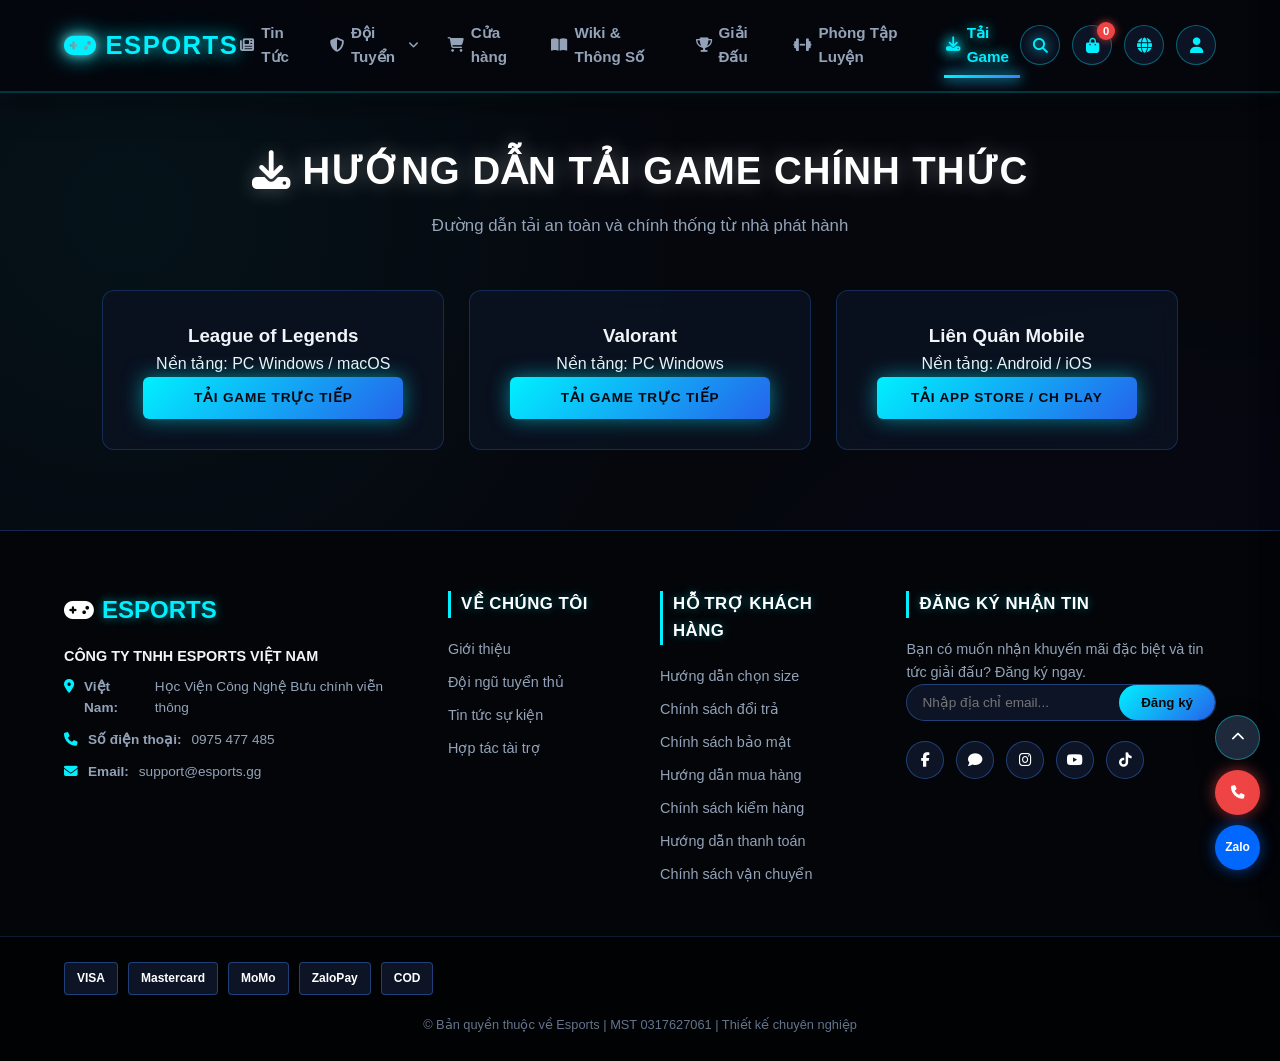
<file: downloads.html>
<!DOCTYPE html>
<html lang="vi">
<head>
    <meta charset="UTF-8">
    <meta name="viewport" content="width=device-width, initial-scale=1.0">
    <title>Esports - Tải Game</title>
    <link rel="icon" type="image/svg+xml" href="logo.svg">
    <link rel="stylesheet" href="style.css">
    <link rel="stylesheet" href="https://cdnjs.cloudflare.com/ajax/libs/font-awesome/6.4.0/css/all.min.css">
</head>
<body>
    <!-- Header & Navbar với menu Dropdown -->
    <header class="header">
    <a href="index.html" class="logo" title="Trang Chủ">
    <i class="fa-solid fa-gamepad"></i><span>ESPORTS</span>
    </a>
<nav class="navbar">
    <a href="news.html"><i class="fa-solid fa-newspaper"></i> Tin Tức</a>
    
    <!-- Dropdown Menu Đội Tuyển -->
    <div class="dropdown">
        <a href="roster.html" class="dropdown-toggle">
            <i class="fa-solid fa-shield-halved"></i> Đội Tuyển 
            <i class="fa-solid fa-angle-down" style="font-size: 0.75rem;"></i>
        </a>
        <div class="dropdown-menu">
            <div class="dropdown-column">
                <h4>Việt Nam</h4>
                <a href="roster.html?game=lq">Team Liên Quân Mobile</a>
                <a href="roster.html?game=ff">Team Free Fire</a>
                <a href="roster.html?game=pubg">Team PUBG Mobile</a>
                <a href="roster.html?game=fco">Team FC Online</a>
            </div>
            <div class="dropdown-column">
                <h4>Quốc Tế</h4>
                <a href="roster.html?game=lol">Team League of Legends (LCK)</a>
                <a href="roster.html?game=valorant">Team Valorant (Global)</a>
                <a href="roster.html?game=cs2">Team CS2 (Europe)</a>
            </div>
        </div>
    </div>
<a href="store.html" class="store-nav-link">
    <i class="fa-solid fa-cart-shopping"></i> 
    <span>Cửa hàng</span>
</a>
    <a href="wiki.html"><i class="fa-solid fa-book-open"></i> Wiki & Thông Số</a>
    <a href="tournaments.html"><i class="fa-solid fa-trophy"></i> Giải Đấu</a>
    <a href="practice.html"><i class="fa-solid fa-dumbbell"></i> Phòng Tập Luyện</a>
    <a href="downloads.html" class="active"><i class="fa-solid fa-download"></i> Tải Game</a>
</nav>
<div class="header-right">
            <!-- 1. Tìm kiếm -->
            <div class="search-box" id="headerSearchBox">
                <button type="button" class="search-icon-btn" id="searchToggleBtn" title="Tìm kiếm" aria-label="Tìm kiếm">
                    <i class="fa-solid fa-magnifying-glass"></i>
                </button>
                <input type="text" id="globalSearch" placeholder="Tìm kiếm...">
            </div>

            <!-- 2. Giỏ hàng đã thêm (kèm số lượng) -->
            <button type="button" class="header-action-btn" id="cartToggleBtn" title="Giỏ hàng" aria-label="Giỏ hàng">
                <i class="fa-solid fa-bag-shopping"></i>
                <span class="cart-badge" id="cartBadge">0</span>
            </button>

            <!-- 3. Chọn Ngôn ngữ -->
            <div class="lang-dropdown" id="langDropdown">
                <button type="button" class="header-action-btn" id="langToggleBtn" title="Ngôn ngữ" aria-label="Ngôn ngữ">
                    <i class="fa-solid fa-globe"></i>
                </button>
                <div class="lang-menu" id="langMenu">
                    <button type="button" class="lang-option active" data-lang="VI">🇻🇳 Tiếng Việt (VN)</button>
                    <button type="button" class="lang-option" data-lang="EN">🇺🇸 English (EN)</button>
                </div>
            </div>
            <!-- Tài khoản User Dropdown (Phong cách Riot Games) -->
            <div class="user-menu-wrapper" id="userMenuWrapper">
                <button type="button" class="header-action-btn account-btn" id="accountToggleBtn" title="Tài khoản" aria-label="Tài khoản">
                    <i class="fa-solid fa-user" id="headerUserIcon"></i>
                    <img src="images/faker_league_of_legends_esports.png" alt="Avatar" class="header-user-avatar" id="headerUserAvatar" style="display: none;">
                </button>
                <div class="user-profile-dropdown" id="userProfileDropdown">
                    <div class="up-header">
                        <img src="images/faker_league_of_legends_esports.png" alt="Avatar" class="up-avatar" id="upAvatarImg">
                        <div class="up-info">
                            <span class="up-name" id="upRiotId">Tunguyen#2026</span>
                            <span class="up-email" id="upEmail">tunguyen@esports.gg</span>
                        </div>
                    </div>
                    <div class="up-wallet-bar">
                        <div class="up-wallet-left">
                            <span class="up-wallet-label"><i class="fa-solid fa-wallet" style="color: #10b981;"></i> Số dư ví:</span>
                            <span class="up-wallet-val" id="upWalletBalance">500.000 đ</span>
                        </div>
                        <a href="account.html?tab=wallet" class="up-wallet-btn">
                            <i class="fa-solid fa-plus-circle"></i> Nạp
                        </a>
                    </div>
                    <div class="up-links">
                        <a href="account.html?tab=riot-id"><i class="fa-solid fa-id-badge" style="color: #00f0ff;"></i> Thông Tin ID</a>
                        <a href="account.html?tab=wallet"><i class="fa-solid fa-wallet" style="color: #10b981;"></i> Nạp Tiền & Ví Điện Tử</a>
                        <a href="account.html?tab=charity"><i class="fa-solid fa-hand-holding-heart" style="color: #ec4899;"></i> Quyên Góp Từ Thiện</a>
                        <a href="account.html?tab=orders"><i class="fa-solid fa-box-open" style="color: #f59e0b;"></i> Lịch Sử Đơn Hàng</a>
                        <a href="account.html?tab=security"><i class="fa-solid fa-shield-halved" style="color: #3b82f6;"></i> Bảo Mật & 2FA</a>
                        <button type="button" class="up-logout-btn" id="upLogoutBtn">
                            <i class="fa-solid fa-arrow-right-from-bracket"></i> Đăng Xuất
                        </button>
                    </div>
                </div>
            </div>

            <!-- Nút 3 gạch khi thu nhỏ màn hình -->
            <button class="mobile-menu-btn" id="mobileMenuBtn" aria-label="Mở menu">
                <i class="fa-solid fa-bars"></i>
            </button>
        </div>
    </header>

    <!-- NGĂN KÉO GIỎ HÀNG ĐÃ THÊM (CART DRAWER) -->
    <div class="side-overlay" id="cartOverlay"></div>
    <aside class="cart-drawer" id="cartDrawer">
        <!-- HEADER VỚI TAB CHUYỂN ĐỔI -->
        <div class="drawer-header cart-drawer-header">
            <div class="cart-nav-tabs">
                <button type="button" class="cart-tab-btn active" id="cartTabBtnCart" title="Xem giỏ hàng">
                    <i class="fa-solid fa-bag-shopping"></i> <span>Giỏ Hàng</span>
                    <span class="cart-tab-badge" id="cartTabBadgeCount">0</span>
                </button>
                <button type="button" class="cart-tab-btn" id="cartTabBtnCheckout" title="Thông tin đặt hàng">
                    <i class="fa-solid fa-file-invoice-dollar"></i> <span>Đặt Hàng</span>
                </button>
            </div>
            <button type="button" class="drawer-close-btn" id="cartCloseBtn" aria-label="Đóng"><i class="fa-solid fa-xmark"></i></button>
        </div>

        <!-- TAB 1: DANH SÁCH GIỎ HÀNG -->
        <div class="cart-view-pane active" id="cartPaneItems">
            <div class="cart-items-list" id="cartItemsList">
                <p class="empty-cart-msg">Chưa có sản phẩm nào trong giỏ hàng.</p>
            </div>
            <div class="cart-footer">
                <div class="cart-total-row">
                    <span>Tổng cộng:</span>
                    <strong id="cartTotalPrice">0 đ</strong>
                </div>
                <button type="button" class="btn btn-primary" id="checkoutBtn" style="width: 100%;">
                    <span>Thanh Toán Ngay</span> <i class="fa-solid fa-arrow-right" style="margin-left: 6px;"></i>
                </button>
            </div>
        </div>

        <!-- TAB 2: THÔNG TIN ĐẶT HÀNG -->
        <div class="cart-view-pane" id="cartPaneCheckout">
            <div class="checkout-scroll-area">
                <button type="button" class="checkout-back-btn" id="checkoutBackToCartBtn">
                    <i class="fa-solid fa-arrow-left"></i> <span>Quay lại giỏ hàng</span>
                </button>

                <form id="orderForm" autocomplete="on" onsubmit="return false;">
                    <!-- Họ tên & Số điện thoại -->
                    <div class="checkout-form-group">
                        <label for="orderRecipientName"><i class="fa-solid fa-user"></i> Họ tên người nhận <span class="req">*</span></label>
                        <input type="text" id="orderRecipientName" class="checkout-input" placeholder="Ví dụ: Nguyễn Văn A" required>
                    </div>

                    <div class="checkout-form-group">
                        <label for="orderPhone"><i class="fa-solid fa-phone"></i> Số điện thoại nhận hàng <span class="req">*</span></label>
                        <input type="tel" id="orderPhone" class="checkout-input" placeholder="Ví dụ: 0912 345 678" required>
                    </div>

                    <!-- Địa chỉ nhận hàng -->
                    <div class="checkout-form-group">
                        <label for="orderAddress"><i class="fa-solid fa-location-dot"></i> Địa chỉ nhận hàng <span class="req">*</span></label>
                        <textarea id="orderAddress" class="checkout-input checkout-textarea" rows="2" placeholder="Số nhà, tên đường, phường/xã, quận/huyện, tỉnh/thành..." required></textarea>
                    </div>

                    <!-- Ước tính thời gian nhận hàng -->
                    <div class="checkout-delivery-card">
                        <div class="delivery-card-header">
                            <i class="fa-solid fa-clock"></i>
                            <span>Ước tính thời gian nhận hàng</span>
                        </div>
                        <div class="delivery-estimate-badge">
                            <div class="delivery-estimate-main"><i class="fa-solid fa-bolt" style="color: #00f0ff;"></i> <strong>2 - 3 ngày làm việc</strong></div>
                            <div class="delivery-estimate-date" id="orderDeliveryDateText">Dự kiến giao: 2 - 3 ngày tới</div>
                        </div>
                        <div class="delivery-courier-tag">
                            <i class="fa-solid fa-truck-fast"></i> Đơn vị vận chuyển: Esports Express (Giao hàng tận nơi)
                        </div>
                    </div>

                    <!-- Phương thức thanh toán -->
                    <div class="checkout-form-group">
                        <label><i class="fa-solid fa-wallet"></i> Phương thức thanh toán <span class="req">*</span></label>
                        <div class="payment-methods-grid">
                            <label class="payment-method-card selected">
                                <input type="radio" name="orderPaymentMethod" value="COD" checked>
                                <span class="pm-radio-custom"></span>
                                <div class="pm-details">
                                    <div class="pm-title"><i class="fa-solid fa-hand-holding-dollar"></i> Tiền mặt khi nhận hàng (COD)</div>
                                    <div class="pm-desc">Kiểm tra hàng trước khi thanh toán</div>
                                </div>
                            </label>
                            <label class="payment-method-card" id="walletPaymentCard">
                                <input type="radio" name="orderPaymentMethod" value="WALLET">
                                <span class="pm-radio-custom"></span>
                                <div class="pm-details">
                                    <div class="pm-title"><i class="fa-solid fa-wallet" style="color: #10b981;"></i> Ví Tiền Esports (<span id="checkoutWalletBalanceLabel">500.000 đ</span>)</div>
                                    <div class="pm-desc" id="checkoutWalletDesc">Trừ trực tiếp số dư tài khoản web</div>
                                </div>
                            </label>
                            <label class="payment-method-card">
                                <input type="radio" name="orderPaymentMethod" value="BANK">
                                <span class="pm-radio-custom"></span>
                                <div class="pm-details">
                                    <div class="pm-title"><i class="fa-solid fa-qrcode"></i> Chuyển khoản VietQR / Banking</div>
                                    <div class="pm-desc">Quét mã QR tự động 24/7</div>
                                </div>
                            </label>
                            <label class="payment-method-card">
                                <input type="radio" name="orderPaymentMethod" value="EWALLET">
                                <span class="pm-radio-custom"></span>
                                <div class="pm-details">
                                    <div class="pm-title"><i class="fa-solid fa-mobile-screen-button"></i> Ví MoMo / ZaloPay</div>
                                    <div class="pm-desc">Thanh toán tức thì bảo mật</div>
                                </div>
                            </label>
                        </div>
                    </div>

                    <!-- Mã giảm giá -->
                    <div class="checkout-form-group">
                        <label for="orderCouponInput"><i class="fa-solid fa-ticket"></i> Mã giảm giá</label>
                        <div class="coupon-action-box">
                            <input type="text" id="orderCouponInput" class="checkout-input coupon-input" placeholder="Nhập mã ưu đãi...">
                            <button type="button" class="btn-coupon-apply" id="applyCouponBtn">Áp dụng</button>
                        </div>
                        <div class="coupon-status-msg" id="couponStatusMsg"></div>
                        <div class="coupon-chips">
                            <span>Gợi ý:</span>
                            <button type="button" class="coupon-chip-btn" data-code="ESPORTS">ESPORTS (-10%)</button>
                            <button type="button" class="coupon-chip-btn" data-code="FREESHIP">FREESHIP</button>
                        </div>
                    </div>

                    <!-- Bảng tóm tắt đơn hàng -->
                    <div class="checkout-summary-card">
                        <div class="summary-line">
                            <span>Tạm tính (<span id="checkoutSummaryQty">0</span> món):</span>
                            <span id="checkoutSummarySubtotal">0 đ</span>
                        </div>
                        <div class="summary-line">
                            <span>Phí vận chuyển:</span>
                            <span id="checkoutSummaryShipping" class="free-ship">Miễn phí</span>
                        </div>
                        <div class="summary-line discount-line" id="checkoutDiscountRow" style="display: none;">
                            <span>Mã giảm giá (<span id="checkoutCouponTag"></span>):</span>
                            <span id="checkoutDiscountAmount">-0 đ</span>
                        </div>
                        <div class="summary-line total-line">
                            <span>Tổng thanh toán:</span>
                            <strong id="checkoutGrandTotal">0 đ</strong>
                        </div>
                    </div>

                    <!-- Thông báo lỗi nhập form -->
                    <div class="checkout-error-banner" id="checkoutFormError" style="display: none;"></div>

                    <!-- Nút xác nhận đặt hàng -->
                    <button type="button" class="btn btn-primary" id="confirmOrderBtn" style="width: 100%; margin-top: 15px; padding: 12px;">
                        <i class="fa-solid fa-circle-check" style="margin-right: 6px;"></i> Xác Nhận Đặt Hàng
                    </button>
                </form>
            </div>
        </div>

        <!-- THÔNG BÁO ĐẶT HÀNG THÀNH CÔNG VỚI TỰ ĐỘNG TẮT -->
        <div class="order-success-modal" id="orderSuccessModal">
            <div class="order-success-content">
                <div class="success-glow-icon">
                    <i class="fa-solid fa-circle-check"></i>
                </div>
                <h4 class="success-heading">Đặt Hàng Thành Công!</h4>
                <p class="success-subheading">Cảm ơn bạn đã tin tưởng và ủng hộ Esports Store.</p>
                <div class="success-receipt-card">
                    <div class="receipt-row">
                        <span>Mã đơn hàng:</span>
                        <strong class="receipt-order-id" id="successOrderCode">#ESP-89214</strong>
                    </div>
                    <div class="receipt-row">
                        <span>Người nhận:</span>
                        <span id="successCustomerName">Nguyễn Văn A</span>
                    </div>
                    <div class="receipt-row">
                        <span>Số điện thoại:</span>
                        <span id="successCustomerPhone">0912 345 678</span>
                    </div>
                    <div class="receipt-row">
                        <span>Địa chỉ:</span>
                        <span id="successCustomerAddress" class="text-truncate">Hà Nội</span>
                    </div>
                    <div class="receipt-row">
                        <span>Thanh toán:</span>
                        <span id="successCustomerPayment">COD (Tiền mặt)</span>
                    </div>
                    <div class="receipt-row total-receipt">
                        <span>Tổng tiền:</span>
                        <strong id="successCustomerTotal">1.800.000 đ</strong>
                    </div>
                    <div class="receipt-row">
                        <span>Dự kiến giao:</span>
                        <span style="color: #00f0ff;" id="successDeliveryEstimate">2 - 3 ngày tới</span>
                    </div>
                </div>
                <div class="auto-close-container">
                    <div class="auto-close-text">
                        <i class="fa-solid fa-circle-notch fa-spin"></i> Tự động hoàn tất và đóng sau <span id="autoCloseCounter">3</span>s...
                    </div>
                    <div class="auto-close-bar-track">
                        <div class="auto-close-bar-fill" id="autoCloseProgressBar"></div>
                    </div>
                </div>
                <button type="button" class="btn btn-primary" id="dismissSuccessBtn" style="width: 100%; margin-top: 12px; padding: 10px;">
                    Đóng ngay
                </button>
            </div>
        </div>
    </aside>

    <!-- CỬA SỔ TÀI KHOẢN (ACCOUNT MODAL) -->
    <div class="modal-backdrop" id="accountModal">
        <div class="account-box">
            <button type="button" class="modal-close-btn" id="accountCloseBtn"><i class="fa-solid fa-xmark"></i></button>
            <div class="account-header">
                <i class="fa-solid fa-gamepad" style="font-size: 2rem; color: #00f0ff;"></i>
                <h3 id="accountModalTitle">Đăng Nhập Esports ID</h3>
                <p>Đồng bộ giỏ hàng, lịch thi đấu và thành tích luyện tập</p>
            </div>
            <form id="accountForm" class="account-form">
                <input type="text" id="accountUsername" placeholder="Tên đăng nhập hoặc Email" required>
                <input type="password" id="accountPassword" placeholder="Mật khẩu" required>
                <button type="submit" class="btn btn-primary" style="width: 100%;">Đăng Nhập</button>
            </form>
            <p class="account-switch">Chưa có tài khoản? <a href="account.html" id="toggleAuthMode">Đăng ký ngay</a></p>
        </div>
    </div>
    <!-- Mobile Slide-out Drawer -->
<div class="mobile-overlay" id="mobileOverlay"></div>
<aside class="mobile-drawer" id="mobileDrawer">
    <div class="drawer-header">
        <a href="index.html" class="logo" title="Trang Chủ">
            <i class="fa-solid fa-gamepad"></i><span>ESPORTS</span>
        </a>
        <button class="drawer-close-btn" id="drawerCloseBtn" aria-label="Đóng menu">
            <i class="fa-solid fa-xmark"></i>
        </button>
    </div>
    <div class="drawer-search">
        <i class="fa-solid fa-magnifying-glass"></i>
        <input type="text" placeholder="Tìm kiếm...">
    </div>
    <nav class="drawer-nav">
        <a href="index.html"><i class="fa-solid fa-house"></i> Trang Chủ</a>
        <a href="news.html"><i class="fa-solid fa-newspaper"></i> Tin Tức</a>
        
        <button type="button" class="drawer-dropdown-btn" id="drawerTeamBtn">
            <span><i class="fa-solid fa-shield-halved"></i> Đội Tuyển</span>
            <i class="fa-solid fa-angle-down arrow"></i>
        </button>
        <div class="drawer-submenu" id="drawerTeamSubmenu">
            <span class="sub-heading">Việt Nam</span>
            <a href="roster.html?game=lq">Team Liên Quân Mobile</a>
            <a href="roster.html?game=ff">Team Free Fire</a>
            <a href="roster.html?game=pubg">Team PUBG Mobile</a>
            <a href="roster.html?game=fco">Team FC Online</a>
            <span class="sub-heading">Quốc Tế</span>
            <a href="roster.html?game=lol">Team League of Legends (LCK)</a>
            <a href="roster.html?game=valorant">Team Valorant (Global)</a>
            <a href="roster.html?game=cs2">Team CS2 (Europe)</a>
        </div>

        <a href="store.html"><i class="fa-solid fa-cart-shopping"></i> Cửa Hàng</a>
        <a href="wiki.html"><i class="fa-solid fa-book-open"></i> Wiki & Thông Số</a>
        <a href="tournaments.html"><i class="fa-solid fa-trophy"></i> Giải Đấu</a>
        <a href="practice.html"><i class="fa-solid fa-dumbbell"></i> Phòng Tập Luyện</a>
        <a href="account.html"><i class="fa-solid fa-id-card"></i> Tài Khoản</a>
            <a href="downloads.html" class="drawer-cta"><i class="fa-solid fa-download"></i> Tải Game</a>
    </nav>
</aside>

    <section class="section" style="margin-top: 60px;">
        <div class="section-title">
            <h2><i class="fa-solid fa-download"></i> Hướng Dẫn Tải Game Chính Thức</h2>
            <p>Đường dẫn tải an toàn và chính thống từ nhà phát hành</p>
        </div>
        <div class="download-grid">
            <div class="download-card">
                <h3>League of Legends</h3>
                <p>Nền tảng: PC Windows / macOS</p>
                <a href="https://signup.leagueoflegends.com/" target="_blank" class="btn btn-primary">Tải Game Trực Tiếp</a>
            </div>
            <div class="download-card">
                <h3>Valorant</h3>
                <p>Nền tảng: PC Windows</p>
                <a href="https://playvalorant.com/" target="_blank" class="btn btn-primary">Tải Game Trực Tiếp</a>
            </div>
            <div class="download-card">
                <h3>Liên Quân Mobile</h3>
                <p>Nền tảng: Android / iOS</p>
                <a href="https://lienquan.garena.vn/" target="_blank" class="btn btn-primary">Tải App Store / CH Play</a>
            </div>
        </div>
    </section>
<!-- ================= FOOTER CHUYÊN NGHIỆP ================= -->
<footer class="footer-section">
    <div class="footer-container">       
        <!-- Cột 1: Thông tin thương hiệu & công ty -->
        <div class="footer-col brand-col">
            <div class="footer-logo">
                <i class="fa-solid fa-gamepad"></i><span>ESPORTS</span>
            </div>
            <p class="company-name">CÔNG TY TNHH ESPORTS VIỆT NAM</p>      
            <ul class="contact-info">
                <li><i class="fa-solid fa-location-dot"></i> <strong>Việt Nam:</strong> Học Viện Công Nghệ Bưu chính viễn thông</li>
                <li><i class="fa-solid fa-phone"></i> <strong>Số điện thoại:</strong> 0975 477 485</li>
                <li><i class="fa-solid fa-envelope"></i> <strong>Email:</strong> support@esports.gg</li>
            </ul>
        </div>
        <!-- Cột 2: Về chúng tôi -->
        <div class="footer-col">
            <h3>Về Chúng Tôi</h3>
            <ul class="footer-links">
                <li><a href="index.html">Giới thiệu</a></li>
                <li><a href="roster.html">Đội ngũ tuyển thủ</a></li>
                <li><a href="news.html">Tin tức sự kiện</a></li>
                <li><a href="#">Hợp tác tài trợ</a></li>
            </ul>
        </div>
        <!-- Cột 3: Hỗ trợ khách hàng -->
        <div class="footer-col">
            <h3>Hỗ Trợ Khách Hàng</h3>
            <ul class="footer-links">
                <li><a href="#">Hướng dẫn chọn size</a></li>
                <li><a href="#">Chính sách đổi trả</a></li>
                <li><a href="#">Chính sách bảo mật</a></li>
                <li><a href="#">Hướng dẫn mua hàng</a></li>
                <li><a href="#">Chính sách kiểm hàng</a></li>
                <li><a href="#">Hướng dẫn thanh toán</a></li>
                <li><a href="#">Chính sách vận chuyển</a></li>
            </ul>
        </div>
        <!-- Cột 4: Đăng ký nhận tin & Mạng xã hội -->
        <div class="footer-col newsletter-col">
            <h3>Đăng Ký Nhận Tin</h3>
            <p>Bạn có muốn nhận khuyến mãi đặc biệt và tin tức giải đấu? Đăng ký ngay.</p>
            <form class="footer-form" id="footerNewsletter">
                <input type="email" placeholder="Nhập địa chỉ email..." required>
                <button type="submit">Đăng ký</button>
            </form>
            
            <div class="social-icons">
                <a href="#"><i class="fa-brands fa-facebook-f"></i></a>
                <a href="#"><i class="fa-solid fa-comment"></i></a>
                <a href="#"><i class="fa-brands fa-instagram"></i></a>
                <a href="#"><i class="fa-brands fa-youtube"></i></a>
                <a href="#"><i class="fa-brands fa-tiktok"></i></a>
            </div>
        </div>
    </div>
    <!-- Phần dưới: Dấu hiệu Bộ Công Thương & Thanh toán -->
    <div class="footer-bottom">
        <div class="footer-bottom-content">
            <div class="payment-methods">
                <span class="pay-badge">VISA</span>
                <span class="pay-badge">Mastercard</span>
                <span class="pay-badge">MoMo</span>
                <span class="pay-badge">ZaloPay</span>
                <span class="pay-badge">COD</span>
            </div>
        </div>
        <p class="copyright">© Bản quyền thuộc về Esports | MST 0317627061 | Thiết kế chuyên nghiệp</p>
    </div>
    <!-- Các nút nổi hỗ trợ bên phải (Cuộn lên đầu trang, Gọi, Zalo) -->
    <div class="floating-actions">
        <a href="#" class="float-btn scroll-top"><i class="fa-solid fa-chevron-up"></i></a>
        <a href="tel:0975477485" class="float-btn phone-btn"><i class="fa-solid fa-phone"></i></a>
        <a href="https://zalo.me" target="_blank" class="float-btn zalo-btn">Zalo</a>
    </div>
</footer>
<script src="script.js"></script>
</body>
</html>
</file>
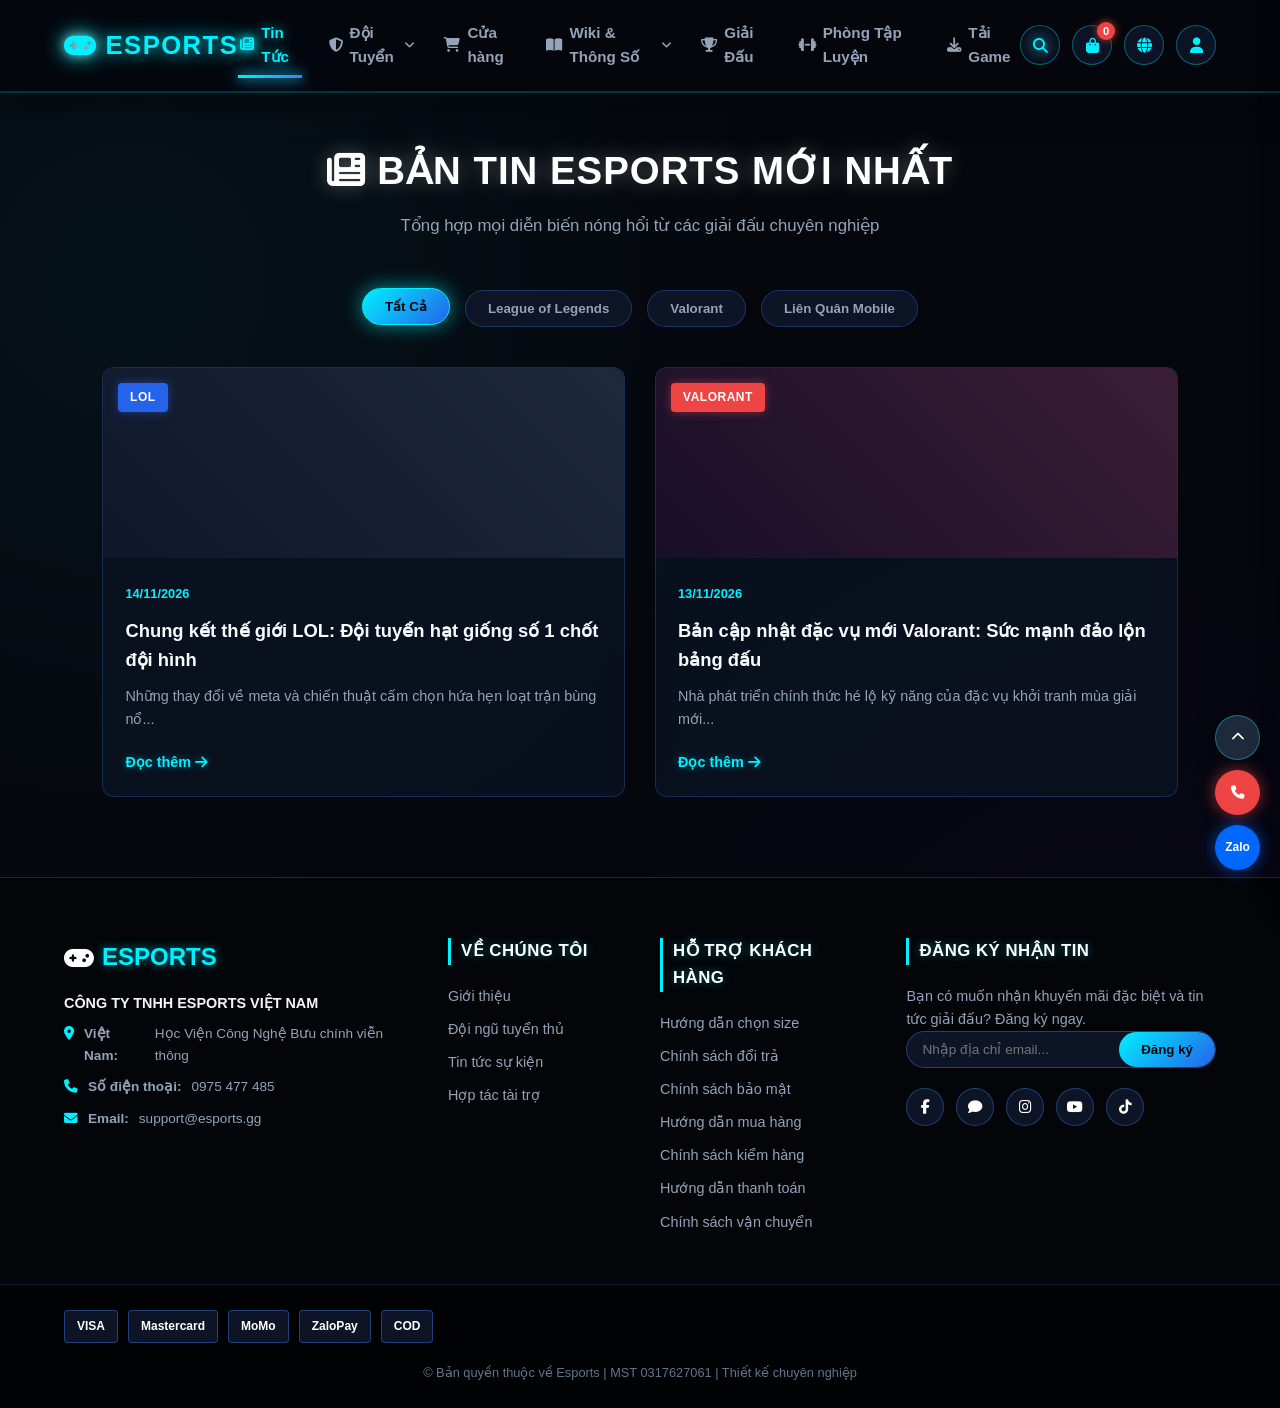
<file: news.html>
<!DOCTYPE html>
<html lang="vi">
<head>
    <meta charset="UTF-8">
    <meta name="viewport" content="width=device-width, initial-scale=1.0">
    <title>Esports - Tin Tức</title>
    <link rel="icon" type="image/svg+xml" href="logo.svg">
    <link rel="stylesheet" href="style.css">
    <link rel="stylesheet" href="https://cdnjs.cloudflare.com/ajax/libs/font-awesome/6.4.0/css/all.min.css">
</head>
<body>

    <!-- Header & Navbar với menu Dropdown -->
    <header class="header">
    <a href="index.html" class="logo" title="Trang Chủ">
    <i class="fa-solid fa-gamepad"></i><span>ESPORTS</span>
    </a>
<nav class="navbar">
    <a href="news.html" class="active"><i class="fa-solid fa-newspaper"></i> Tin Tức</a>
    
    <!-- Dropdown Menu Đội Tuyển -->
    <div class="dropdown">
        <a href="roster.html" class="dropdown-toggle">
            <i class="fa-solid fa-shield-halved"></i> Đội Tuyển 
            <i class="fa-solid fa-angle-down" style="font-size: 0.75rem;"></i>
        </a>
        <div class="dropdown-menu">
            <div class="dropdown-column">
                <h4>Việt Nam</h4>
                <a href="roster.html?game=lq">Team Liên Quân Mobile</a>
                <a href="roster.html?game=ff">Team Free Fire</a>
                <a href="roster.html?game=pubg">Team PUBG Mobile</a>
                <a href="roster.html?game=fco">Team FC Online</a>
            </div>
            <div class="dropdown-column">
                <h4>Quốc Tế</h4>
                <a href="roster.html?game=lol">Team League of Legends (LCK)</a>
                <a href="roster.html?game=valorant">Team Valorant (Global)</a>
                <a href="roster.html?game=cs2">Team CS2 (Europe)</a>
            </div>
        </div>
    </div>

<a href="store.html" class="store-nav-link">
    <i class="fa-solid fa-cart-shopping"></i> 
    <span>Cửa hàng</span>
</a>
<div class="dropdown">
    <a href="wiki.html" class="dropdown-toggle">
        <i class="fa-solid fa-book-open"></i> Wiki & Thông Số 
        <i class="fa-solid fa-angle-down" style="font-size: 0.75rem;"></i>
    </a>
    <div class="dropdown-menu wiki-dropdown-menu">
        <div class="dropdown-column">
            <h4>Tướng & Nhân Vật</h4>
            <a href="wiki.html?tab=lol-champ">Tướng Liên Minh (LOL)</a>
            <a href="wiki.html?tab=lq-champ">Tướng Liên Quân Mobile</a>
            <a href="wiki.html?tab=ff-char">Nhân Vật Free Fire</a>
        </div>
        <div class="dropdown-column">
            <h4>Trang Bị & Vũ Khí</h4>
            <a href="wiki.html?game=lol&type=equipment">Trang Bị LMHT</a>
            <a href="wiki.html?game=lq&type=equipment">Trang Bị Liên Quân</a>
            <a href="wiki.html?game=ff&type=equipment">Vũ Khí Free Fire</a>
        </div>
    </div>
</div>
    <a href="tournaments.html"><i class="fa-solid fa-trophy"></i> Giải Đấu</a>
    <a href="practice.html"><i class="fa-solid fa-dumbbell"></i> Phòng Tập Luyện</a>
    <a href="downloads.html"><i class="fa-solid fa-download"></i> Tải Game</a>
</nav>
<div class="header-right">
            <!-- 1. Tìm kiếm -->
            <div class="search-box" id="headerSearchBox">
                <button type="button" class="search-icon-btn" id="searchToggleBtn" title="Tìm kiếm" aria-label="Tìm kiếm">
                    <i class="fa-solid fa-magnifying-glass"></i>
                </button>
                <input type="text" id="globalSearch" placeholder="Tìm kiếm...">
            </div>

            <!-- 2. Giỏ hàng đã thêm (kèm số lượng) -->
            <button type="button" class="header-action-btn" id="cartToggleBtn" title="Giỏ hàng" aria-label="Giỏ hàng">
                <i class="fa-solid fa-bag-shopping"></i>
                <span class="cart-badge" id="cartBadge">0</span>
            </button>

            <!-- 3. Chọn Ngôn ngữ -->
            <div class="lang-dropdown" id="langDropdown">
                <button type="button" class="header-action-btn" id="langToggleBtn" title="Ngôn ngữ" aria-label="Ngôn ngữ">
                    <i class="fa-solid fa-globe"></i>
                </button>
                <div class="lang-menu" id="langMenu">
                    <button type="button" class="lang-option active" data-lang="VI">🇻🇳 Tiếng Việt (VN)</button>
                    <button type="button" class="lang-option" data-lang="EN">🇺🇸 English (EN)</button>
                </div>
            </div>
            <!-- Tài khoản User Dropdown (Phong cách Riot Games) -->
            <div class="user-menu-wrapper" id="userMenuWrapper">
                <button type="button" class="header-action-btn account-btn" id="accountToggleBtn" title="Tài khoản" aria-label="Tài khoản">
                    <i class="fa-solid fa-user" id="headerUserIcon"></i>
                    <img src="images/faker_league_of_legends_esports.png" alt="Avatar" class="header-user-avatar" id="headerUserAvatar" style="display: none;">
                </button>
                <div class="user-profile-dropdown" id="userProfileDropdown">
                    <div class="up-header">
                        <img src="images/faker_league_of_legends_esports.png" alt="Avatar" class="up-avatar" id="upAvatarImg">
                        <div class="up-info">
                            <span class="up-name" id="upRiotId">Tunguyen#2026</span>
                            <span class="up-email" id="upEmail">tunguyen@esports.gg</span>
                        </div>
                    </div>
                    <div class="up-wallet-bar">
                        <div class="up-wallet-left">
                            <span class="up-wallet-label"><i class="fa-solid fa-wallet" style="color: #10b981;"></i> Số dư ví:</span>
                            <span class="up-wallet-val" id="upWalletBalance">500.000 đ</span>
                        </div>
                        <a href="account.html?tab=wallet" class="up-wallet-btn">
                            <i class="fa-solid fa-plus-circle"></i> Nạp
                        </a>
                    </div>
                    <div class="up-links">
                        <a href="account.html?tab=riot-id"><i class="fa-solid fa-id-badge" style="color: #00f0ff;"></i> Thông Tin ID</a>
                        <a href="account.html?tab=wallet"><i class="fa-solid fa-wallet" style="color: #10b981;"></i> Nạp Tiền & Ví Điện Tử</a>
                        <a href="account.html?tab=charity"><i class="fa-solid fa-hand-holding-heart" style="color: #ec4899;"></i> Quyên Góp Từ Thiện</a>
                        <a href="account.html?tab=orders"><i class="fa-solid fa-box-open" style="color: #f59e0b;"></i> Lịch Sử Đơn Hàng</a>
                        <a href="account.html?tab=security"><i class="fa-solid fa-shield-halved" style="color: #3b82f6;"></i> Bảo Mật & 2FA</a>
                        <button type="button" class="up-logout-btn" id="upLogoutBtn">
                            <i class="fa-solid fa-arrow-right-from-bracket"></i> Đăng Xuất
                        </button>
                    </div>
                </div>
            </div>

            <!-- Nút 3 gạch khi thu nhỏ màn hình -->
            <button class="mobile-menu-btn" id="mobileMenuBtn" aria-label="Mở menu">
                <i class="fa-solid fa-bars"></i>
            </button>
        </div>
    </header>
    <!-- NGĂN KÉO GIỎ HÀNG ĐÃ THÊM (CART DRAWER) -->
    <div class="side-overlay" id="cartOverlay"></div>
    <aside class="cart-drawer" id="cartDrawer">
        <!-- HEADER VỚI TAB CHUYỂN ĐỔI -->
        <div class="drawer-header cart-drawer-header">
            <div class="cart-nav-tabs">
                <button type="button" class="cart-tab-btn active" id="cartTabBtnCart" title="Xem giỏ hàng">
                    <i class="fa-solid fa-bag-shopping"></i> <span>Giỏ Hàng</span>
                    <span class="cart-tab-badge" id="cartTabBadgeCount">0</span>
                </button>
                <button type="button" class="cart-tab-btn" id="cartTabBtnCheckout" title="Thông tin đặt hàng">
                    <i class="fa-solid fa-file-invoice-dollar"></i> <span>Đặt Hàng</span>
                </button>
            </div>
            <button type="button" class="drawer-close-btn" id="cartCloseBtn" aria-label="Đóng"><i class="fa-solid fa-xmark"></i></button>
        </div>

        <!-- TAB 1: DANH SÁCH GIỎ HÀNG -->
        <div class="cart-view-pane active" id="cartPaneItems">
            <div class="cart-items-list" id="cartItemsList">
                <p class="empty-cart-msg">Chưa có sản phẩm nào trong giỏ hàng.</p>
            </div>
            <div class="cart-footer">
                <div class="cart-total-row">
                    <span>Tổng cộng:</span>
                    <strong id="cartTotalPrice">0 đ</strong>
                </div>
                <button type="button" class="btn btn-primary" id="checkoutBtn" style="width: 100%;">
                    <span>Thanh Toán Ngay</span> <i class="fa-solid fa-arrow-right" style="margin-left: 6px;"></i>
                </button>
            </div>
        </div>

        <!-- TAB 2: THÔNG TIN ĐẶT HÀNG -->
        <div class="cart-view-pane" id="cartPaneCheckout">
            <div class="checkout-scroll-area">
                <button type="button" class="checkout-back-btn" id="checkoutBackToCartBtn">
                    <i class="fa-solid fa-arrow-left"></i> <span>Quay lại giỏ hàng</span>
                </button>

                <form id="orderForm" autocomplete="on" onsubmit="return false;">
                    <!-- Họ tên & Số điện thoại -->
                    <div class="checkout-form-group">
                        <label for="orderRecipientName"><i class="fa-solid fa-user"></i> Họ tên người nhận <span class="req">*</span></label>
                        <input type="text" id="orderRecipientName" class="checkout-input" placeholder="Ví dụ: Nguyễn Văn A" required>
                    </div>

                    <div class="checkout-form-group">
                        <label for="orderPhone"><i class="fa-solid fa-phone"></i> Số điện thoại nhận hàng <span class="req">*</span></label>
                        <input type="tel" id="orderPhone" class="checkout-input" placeholder="Ví dụ: 0912 345 678" required>
                    </div>

                    <!-- Địa chỉ nhận hàng -->
                    <div class="checkout-form-group">
                        <label for="orderAddress"><i class="fa-solid fa-location-dot"></i> Địa chỉ nhận hàng <span class="req">*</span></label>
                        <textarea id="orderAddress" class="checkout-input checkout-textarea" rows="2" placeholder="Số nhà, tên đường, phường/xã, quận/huyện, tỉnh/thành..." required></textarea>
                    </div>

                    <!-- Ước tính thời gian nhận hàng -->
                    <div class="checkout-delivery-card">
                        <div class="delivery-card-header">
                            <i class="fa-solid fa-clock"></i>
                            <span>Ước tính thời gian nhận hàng</span>
                        </div>
                        <div class="delivery-estimate-badge">
                            <div class="delivery-estimate-main"><i class="fa-solid fa-bolt" style="color: #00f0ff;"></i> <strong>2 - 3 ngày làm việc</strong></div>
                            <div class="delivery-estimate-date" id="orderDeliveryDateText">Dự kiến giao: 2 - 3 ngày tới</div>
                        </div>
                        <div class="delivery-courier-tag">
                            <i class="fa-solid fa-truck-fast"></i> Đơn vị vận chuyển: Esports Express (Giao hàng tận nơi)
                        </div>
                    </div>

                    <!-- Phương thức thanh toán -->
                    <div class="checkout-form-group">
                        <label><i class="fa-solid fa-wallet"></i> Phương thức thanh toán <span class="req">*</span></label>
                        <div class="payment-methods-grid">
                            <label class="payment-method-card selected">
                                <input type="radio" name="orderPaymentMethod" value="COD" checked>
                                <span class="pm-radio-custom"></span>
                                <div class="pm-details">
                                    <div class="pm-title"><i class="fa-solid fa-hand-holding-dollar"></i> Tiền mặt khi nhận hàng (COD)</div>
                                    <div class="pm-desc">Kiểm tra hàng trước khi thanh toán</div>
                                </div>
                            </label>
                            <label class="payment-method-card" id="walletPaymentCard">
                                <input type="radio" name="orderPaymentMethod" value="WALLET">
                                <span class="pm-radio-custom"></span>
                                <div class="pm-details">
                                    <div class="pm-title"><i class="fa-solid fa-wallet" style="color: #10b981;"></i> Ví Tiền Esports (<span id="checkoutWalletBalanceLabel">500.000 đ</span>)</div>
                                    <div class="pm-desc" id="checkoutWalletDesc">Trừ trực tiếp số dư tài khoản web</div>
                                </div>
                            </label>
                            <label class="payment-method-card">
                                <input type="radio" name="orderPaymentMethod" value="BANK">
                                <span class="pm-radio-custom"></span>
                                <div class="pm-details">
                                    <div class="pm-title"><i class="fa-solid fa-qrcode"></i> Chuyển khoản VietQR / Banking</div>
                                    <div class="pm-desc">Quét mã QR tự động 24/7</div>
                                </div>
                            </label>
                            <label class="payment-method-card">
                                <input type="radio" name="orderPaymentMethod" value="EWALLET">
                                <span class="pm-radio-custom"></span>
                                <div class="pm-details">
                                    <div class="pm-title"><i class="fa-solid fa-mobile-screen-button"></i> Ví MoMo / ZaloPay</div>
                                    <div class="pm-desc">Thanh toán tức thì bảo mật</div>
                                </div>
                            </label>
                        </div>
                    </div>

                    <!-- Mã giảm giá -->
                    <div class="checkout-form-group">
                        <label for="orderCouponInput"><i class="fa-solid fa-ticket"></i> Mã giảm giá</label>
                        <div class="coupon-action-box">
                            <input type="text" id="orderCouponInput" class="checkout-input coupon-input" placeholder="Nhập mã ưu đãi...">
                            <button type="button" class="btn-coupon-apply" id="applyCouponBtn">Áp dụng</button>
                        </div>
                        <div class="coupon-status-msg" id="couponStatusMsg"></div>
                        <div class="coupon-chips">
                            <span>Gợi ý:</span>
                            <button type="button" class="coupon-chip-btn" data-code="ESPORTS">ESPORTS (-10%)</button>
                            <button type="button" class="coupon-chip-btn" data-code="FREESHIP">FREESHIP</button>
                        </div>
                    </div>

                    <!-- Bảng tóm tắt đơn hàng -->
                    <div class="checkout-summary-card">
                        <div class="summary-line">
                            <span>Tạm tính (<span id="checkoutSummaryQty">0</span> món):</span>
                            <span id="checkoutSummarySubtotal">0 đ</span>
                        </div>
                        <div class="summary-line">
                            <span>Phí vận chuyển:</span>
                            <span id="checkoutSummaryShipping" class="free-ship">Miễn phí</span>
                        </div>
                        <div class="summary-line discount-line" id="checkoutDiscountRow" style="display: none;">
                            <span>Mã giảm giá (<span id="checkoutCouponTag"></span>):</span>
                            <span id="checkoutDiscountAmount">-0 đ</span>
                        </div>
                        <div class="summary-line total-line">
                            <span>Tổng thanh toán:</span>
                            <strong id="checkoutGrandTotal">0 đ</strong>
                        </div>
                    </div>

                    <!-- Thông báo lỗi nhập form -->
                    <div class="checkout-error-banner" id="checkoutFormError" style="display: none;"></div>

                    <!-- Nút xác nhận đặt hàng -->
                    <button type="button" class="btn btn-primary" id="confirmOrderBtn" style="width: 100%; margin-top: 15px; padding: 12px;">
                        <i class="fa-solid fa-circle-check" style="margin-right: 6px;"></i> Xác Nhận Đặt Hàng
                    </button>
                </form>
            </div>
        </div>

        <!-- THÔNG BÁO ĐẶT HÀNG THÀNH CÔNG VỚI TỰ ĐỘNG TẮT -->
        <div class="order-success-modal" id="orderSuccessModal">
            <div class="order-success-content">
                <div class="success-glow-icon">
                    <i class="fa-solid fa-circle-check"></i>
                </div>
                <h4 class="success-heading">Đặt Hàng Thành Công!</h4>
                <p class="success-subheading">Cảm ơn bạn đã tin tưởng và ủng hộ Esports Store.</p>
                <div class="success-receipt-card">
                    <div class="receipt-row">
                        <span>Mã đơn hàng:</span>
                        <strong class="receipt-order-id" id="successOrderCode">#ESP-89214</strong>
                    </div>
                    <div class="receipt-row">
                        <span>Người nhận:</span>
                        <span id="successCustomerName">Nguyễn Văn A</span>
                    </div>
                    <div class="receipt-row">
                        <span>Số điện thoại:</span>
                        <span id="successCustomerPhone">0912 345 678</span>
                    </div>
                    <div class="receipt-row">
                        <span>Địa chỉ:</span>
                        <span id="successCustomerAddress" class="text-truncate">Hà Nội</span>
                    </div>
                    <div class="receipt-row">
                        <span>Thanh toán:</span>
                        <span id="successCustomerPayment">COD (Tiền mặt)</span>
                    </div>
                    <div class="receipt-row total-receipt">
                        <span>Tổng tiền:</span>
                        <strong id="successCustomerTotal">1.800.000 đ</strong>
                    </div>
                    <div class="receipt-row">
                        <span>Dự kiến giao:</span>
                        <span style="color: #00f0ff;" id="successDeliveryEstimate">2 - 3 ngày tới</span>
                    </div>
                </div>
                <div class="auto-close-container">
                    <div class="auto-close-text">
                        <i class="fa-solid fa-circle-notch fa-spin"></i> Tự động hoàn tất và đóng sau <span id="autoCloseCounter">3</span>s...
                    </div>
                    <div class="auto-close-bar-track">
                        <div class="auto-close-bar-fill" id="autoCloseProgressBar"></div>
                    </div>
                </div>
                <button type="button" class="btn btn-primary" id="dismissSuccessBtn" style="width: 100%; margin-top: 12px; padding: 10px;">
                    Đóng ngay
                </button>
            </div>
        </div>
    </aside>

    <!-- CỬA SỔ TÀI KHOẢN (ACCOUNT MODAL) -->
    <div class="modal-backdrop" id="accountModal">
        <div class="account-box">
            <button type="button" class="modal-close-btn" id="accountCloseBtn"><i class="fa-solid fa-xmark"></i></button>
            <div class="account-header">
                <i class="fa-solid fa-gamepad" style="font-size: 2rem; color: #00f0ff;"></i>
                <h3 id="accountModalTitle">Đăng Nhập Esports ID</h3>
                <p>Đồng bộ giỏ hàng, lịch thi đấu và thành tích luyện tập</p>
            </div>
            <form id="accountForm" class="account-form">
                <input type="text" id="accountUsername" placeholder="Tên đăng nhập hoặc Email" required>
                <input type="password" id="accountPassword" placeholder="Mật khẩu" required>
                <button type="submit" class="btn btn-primary" style="width: 100%;">Đăng Nhập</button>
            </form>
            <p class="account-switch">Chưa có tài khoản? <a href="account.html" id="toggleAuthMode">Đăng ký ngay</a></p>
        </div>
    </div>
    <!-- Mobile Slide-out Drawer -->
<div class="mobile-overlay" id="mobileOverlay"></div>
<aside class="mobile-drawer" id="mobileDrawer">
    <div class="drawer-header">
        <a href="index.html" class="logo" title="Trang Chủ">
            <i class="fa-solid fa-gamepad"></i><span>ESPORTS</span>
        </a>
        <button class="drawer-close-btn" id="drawerCloseBtn" aria-label="Đóng menu">
            <i class="fa-solid fa-xmark"></i>
        </button>
    </div>

    <div class="drawer-search">
        <i class="fa-solid fa-magnifying-glass"></i>
        <input type="text" placeholder="Tìm kiếm...">
    </div>

    <nav class="drawer-nav">
        <a href="index.html"><i class="fa-solid fa-house"></i> Trang Chủ</a>
        <a href="news.html"><i class="fa-solid fa-newspaper"></i> Tin Tức</a>
        
        <button type="button" class="drawer-dropdown-btn" id="drawerTeamBtn">
            <span><i class="fa-solid fa-shield-halved"></i> Đội Tuyển</span>
            <i class="fa-solid fa-angle-down arrow"></i>
        </button>
        <div class="drawer-submenu" id="drawerTeamSubmenu">
            <span class="sub-heading">Việt Nam</span>
            <a href="roster.html?game=lq">Team Liên Quân Mobile</a>
            <a href="roster.html?game=ff">Team Free Fire</a>
            <a href="roster.html?game=pubg">Team PUBG Mobile</a>
            <a href="roster.html?game=fco">Team FC Online</a>
            <span class="sub-heading">Quốc Tế</span>
            <a href="roster.html?game=lol">Team League of Legends (LCK)</a>
            <a href="roster.html?game=valorant">Team Valorant (Global)</a>
            <a href="roster.html?game=cs2">Team CS2 (Europe)</a>
        </div>

        <a href="store.html"><i class="fa-solid fa-cart-shopping"></i> Cửa Hàng</a>
        <a href="wiki.html"><i class="fa-solid fa-book-open"></i> Wiki & Thông Số</a>
        <a href="tournaments.html"><i class="fa-solid fa-trophy"></i> Giải Đấu</a>
        <a href="practice.html"><i class="fa-solid fa-dumbbell"></i> Phòng Tập Luyện</a>
        <a href="downloads.html" class="drawer-cta"><i class="fa-solid fa-download"></i> Tải Game</a>
    </nav>
</aside>
<section class="section" style="margin-top: 60px;">
        <div class="section-title">
            <h2><i class="fa-solid fa-newspaper"></i> Bản Tin Esports Mới Nhất</h2>
            <p>Tổng hợp mọi diễn biến nóng hổi từ các giải đấu chuyên nghiệp</p>
        </div>

        <!-- Thanh lọc tin tức theo tựa game -->
        <div class="game-tabs" id="newsFilterTabs" style="margin-bottom: 40px;">
            <button class="tab-btn active" data-game="all">Tất Cả</button>
            <button class="tab-btn" data-game="lol">League of Legends</button>
            <button class="tab-btn" data-game="valorant">Valorant</button>
            <button class="tab-btn" data-game="lq">Liên Quân Mobile</button>
        </div>
        
        <div class="news-grid" id="newsContainer">
            <!-- Bài viết 1: gắn data-category="lol" -->
            <article class="news-card" data-category="lol">
                <div class="news-img" style="background: linear-gradient(45deg, #0f172a, #1e293b);">
                    <span class="game-tag lol">LOL</span>
                </div>
                <div class="news-info">
                    <span class="date">14/11/2026</span>
                    <h3>Chung kết thế giới LOL: Đội tuyển hạt giống số 1 chốt đội hình</h3>
                    <p>Những thay đổi về meta và chiến thuật cấm chọn hứa hẹn loạt trận bùng nổ...</p>
                    <a href="#" class="read-more">Đọc thêm <i class="fa-solid fa-arrow-right"></i></a>
                </div>
            </article>

            <!-- Bài viết 2: gắn data-category="valorant" -->
            <article class="news-card" data-category="valorant">
                <div class="news-img" style="background: linear-gradient(45deg, #180e29, #3b1e35);">
                    <span class="game-tag valorant">VALORANT</span>
                </div>
                <div class="news-info">
                    <span class="date">13/11/2026</span>
                    <h3>Bản cập nhật đặc vụ mới Valorant: Sức mạnh đảo lộn bảng đấu</h3>
                    <p>Nhà phát triển chính thức hé lộ kỹ năng của đặc vụ khởi tranh mùa giải mới...</p>
                    <a href="#" class="read-more">Đọc thêm <i class="fa-solid fa-arrow-right"></i></a>
                </div>
            </article>
        </div>
    </section>
   <!-- ================= FOOTER CHUYÊN NGHIỆP ================= -->
<footer class="footer-section">
    <div class="footer-container">
        
        <!-- Cột 1: Thông tin thương hiệu & công ty -->
        <div class="footer-col brand-col">
            <div class="footer-logo">
                <i class="fa-solid fa-gamepad"></i><span>ESPORTS</span>
            </div>
            <p class="company-name">CÔNG TY TNHH ESPORTS VIỆT NAM</p>  
            <ul class="contact-info">
                <li><i class="fa-solid fa-location-dot"></i> <strong>Việt Nam:</strong> Học Viện Công Nghệ Bưu chính viễn thông</li>
                <li><i class="fa-solid fa-phone"></i> <strong>Số điện thoại:</strong> 0975 477 485</li>
                <li><i class="fa-solid fa-envelope"></i> <strong>Email:</strong> support@esports.gg</li>
            </ul>
        </div>

        <!-- Cột 2: Về chúng tôi -->
        <div class="footer-col">
            <h3>Về Chúng Tôi</h3>
            <ul class="footer-links">
                <li><a href="index.html">Giới thiệu</a></li>
                <li><a href="roster.html">Đội ngũ tuyển thủ</a></li>
                <li><a href="news.html">Tin tức sự kiện</a></li>
                <li><a href="#">Hợp tác tài trợ</a></li>
            </ul>
        </div>

        <!-- Cột 3: Hỗ trợ khách hàng -->
        <div class="footer-col">
            <h3>Hỗ Trợ Khách Hàng</h3>
            <ul class="footer-links">
                <li><a href="#">Hướng dẫn chọn size</a></li>
                <li><a href="#">Chính sách đổi trả</a></li>
                <li><a href="#">Chính sách bảo mật</a></li>
                <li><a href="#">Hướng dẫn mua hàng</a></li>
                <li><a href="#">Chính sách kiểm hàng</a></li>
                <li><a href="#">Hướng dẫn thanh toán</a></li>
                <li><a href="#">Chính sách vận chuyển</a></li>
            </ul>
        </div>

        <!-- Cột 4: Đăng ký nhận tin & Mạng xã hội -->
        <div class="footer-col newsletter-col">
            <h3>Đăng Ký Nhận Tin</h3>
            <p>Bạn có muốn nhận khuyến mãi đặc biệt và tin tức giải đấu? Đăng ký ngay.</p>
            <form class="footer-form" id="footerNewsletter">
                <input type="email" placeholder="Nhập địa chỉ email..." required>
                <button type="submit">Đăng ký</button>
            </form>
            
            <div class="social-icons">
                <a href="#"><i class="fa-brands fa-facebook-f"></i></a>
                <a href="#"><i class="fa-solid fa-comment"></i></a>
                <a href="#"><i class="fa-brands fa-instagram"></i></a>
                <a href="#"><i class="fa-brands fa-youtube"></i></a>
                <a href="#"><i class="fa-brands fa-tiktok"></i></a>
            </div>
        </div>
    </div>

    <!-- Phần dưới: Dấu hiệu Bộ Công Thương & Thanh toán -->
    <div class="footer-bottom">
        <div class="footer-bottom-content">
            <div class="payment-methods">
                <span class="pay-badge">VISA</span>
                <span class="pay-badge">Mastercard</span>
                <span class="pay-badge">MoMo</span>
                <span class="pay-badge">ZaloPay</span>
                <span class="pay-badge">COD</span>
            </div>
        </div>
        <p class="copyright">© Bản quyền thuộc về Esports | MST 0317627061 | Thiết kế chuyên nghiệp</p>
    </div>

    <!-- Các nút nổi hỗ trợ bên phải (Cuộn lên đầu trang, Gọi, Zalo) -->
    <div class="floating-actions">
        <a href="#" class="float-btn scroll-top"><i class="fa-solid fa-chevron-up"></i></a>
        <a href="tel:0975477485" class="float-btn phone-btn"><i class="fa-solid fa-phone"></i></a>
        <a href="https://zalo.me" target="_blank" class="float-btn zalo-btn">Zalo</a>
    </div>
</footer>
<script src="script.js"></script>
</body>
</html>
</file>
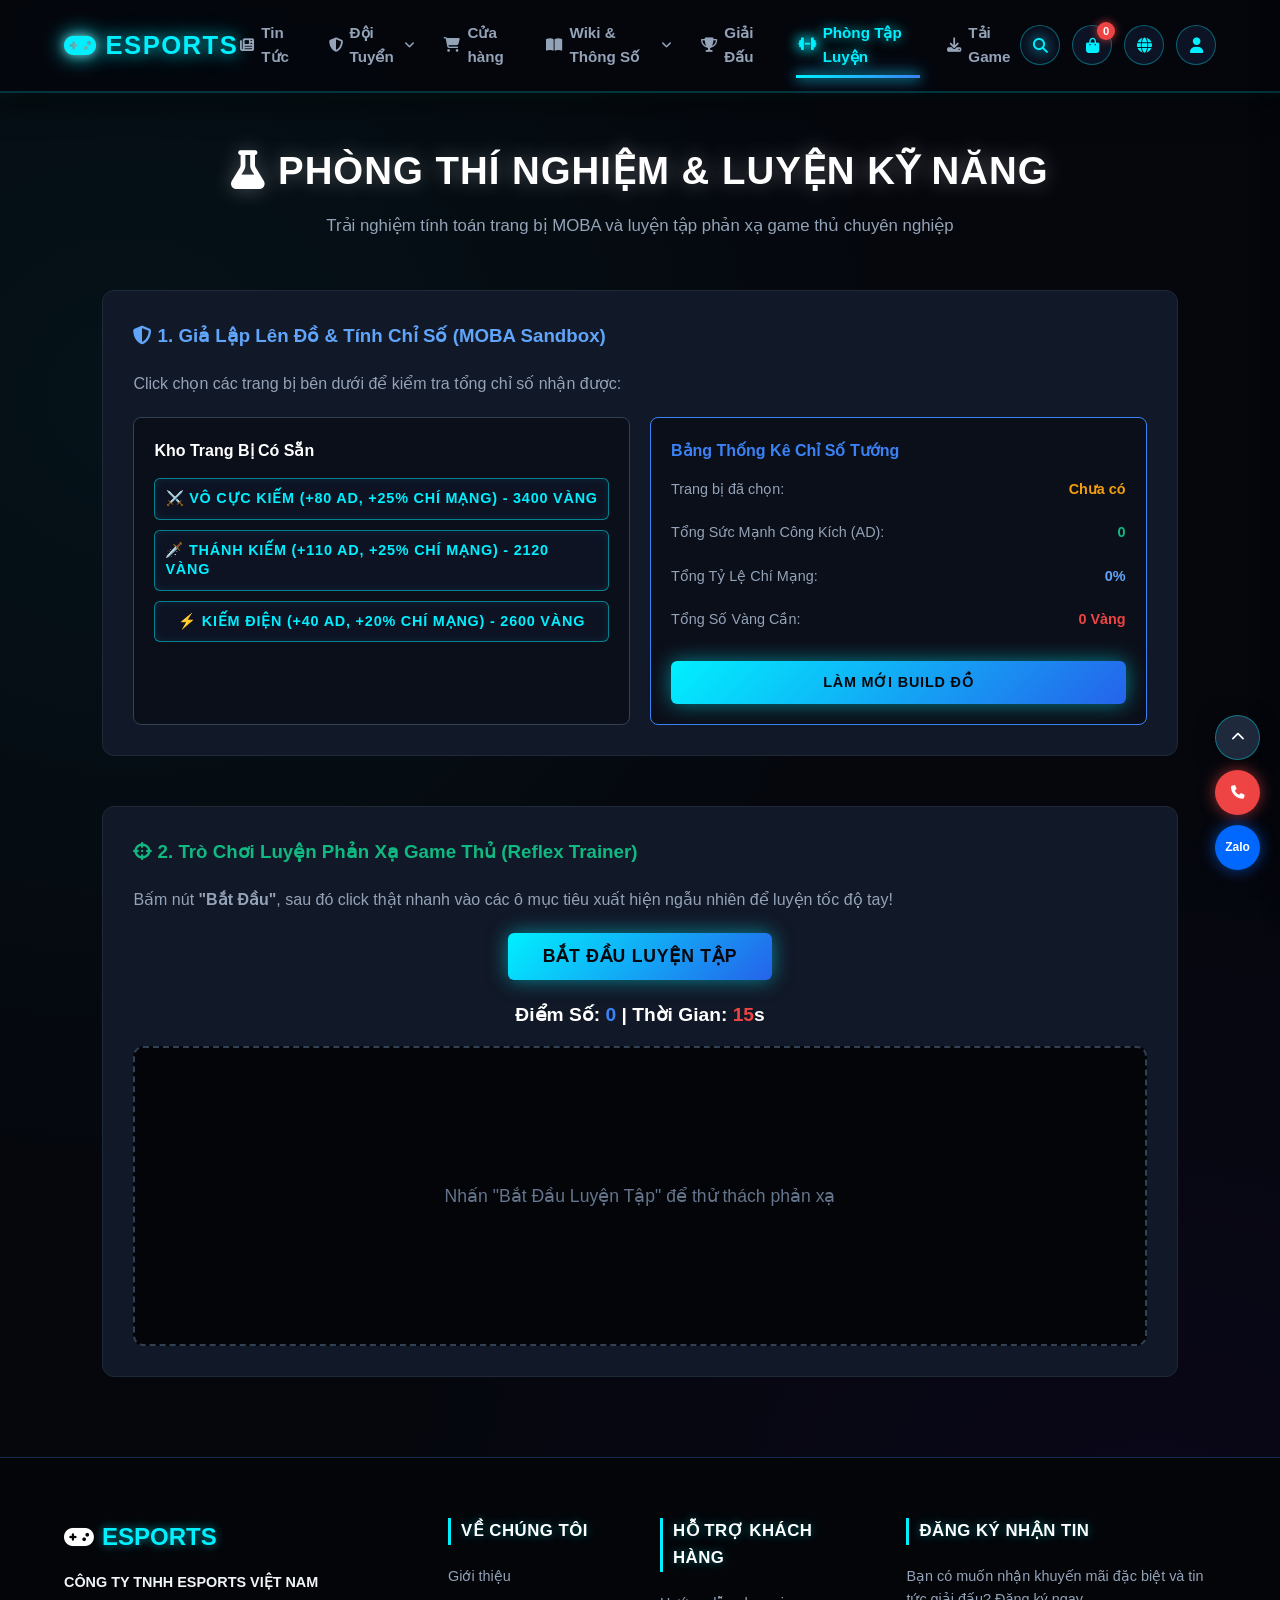
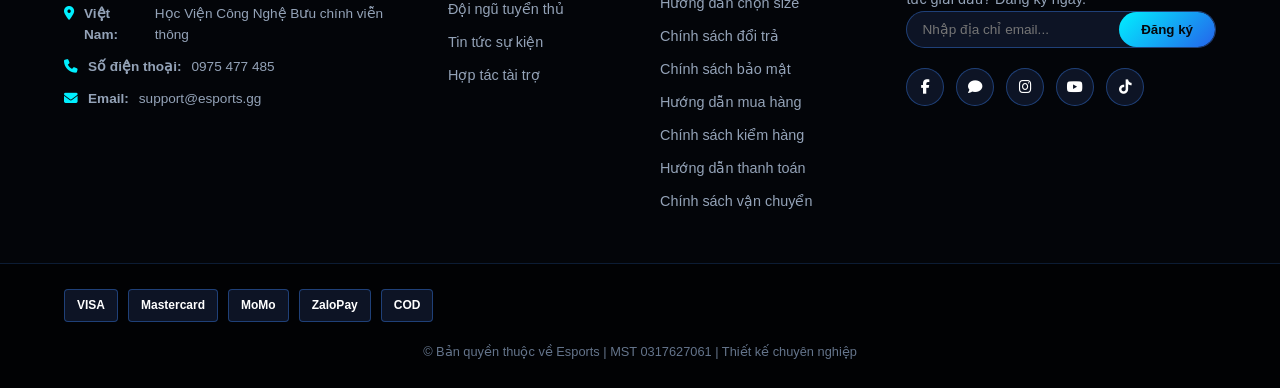
<file: practice.html>
<!DOCTYPE html>
<html lang="vi">
<head>
    <meta charset="UTF-8">
    <meta name="viewport" content="width=device-width, initial-scale=1.0">
    <title>Esports - Phòng Thử Trang Bị & Luyện Kỹ Năng</title>
    <link rel="icon" type="image/svg+xml" href="logo.svg">
    <link rel="stylesheet" href="style.css">
    <link rel="stylesheet" href="https://cdnjs.cloudflare.com/ajax/libs/font-awesome/6.4.0/css/all.min.css">
</head>
<body>

    <!-- Header & Navbar -->
    <header class="header">
    <a href="index.html" class="logo" title="Trang Chủ">
    <i class="fa-solid fa-gamepad"></i><span>ESPORTS</span>
    </a>
<nav class="navbar">
    <a href="news.html"><i class="fa-solid fa-newspaper"></i> Tin Tức</a>
    
    <!-- Dropdown Menu Đội Tuyển -->
    <div class="dropdown">
        <a href="roster.html" class="dropdown-toggle">
            <i class="fa-solid fa-shield-halved"></i> Đội Tuyển 
            <i class="fa-solid fa-angle-down" style="font-size: 0.75rem;"></i>
        </a>
        <div class="dropdown-menu">
            <div class="dropdown-column">
                <h4>Việt Nam</h4>
                <a href="roster.html?game=lq">Team Liên Quân Mobile</a>
                <a href="roster.html?game=ff">Team Free Fire</a>
                <a href="roster.html?game=pubg">Team PUBG Mobile</a>
                <a href="roster.html?game=fco">Team FC Online</a>
            </div>
            <div class="dropdown-column">
                <h4>Quốc Tế</h4>
                <a href="roster.html?game=lol">Team League of Legends (LCK)</a>
                <a href="roster.html?game=valorant">Team Valorant (Global)</a>
                <a href="roster.html?game=cs2">Team CS2 (Europe)</a>
            </div>
        </div>
    </div>
<a href="store.html" class="store-nav-link">
    <i class="fa-solid fa-cart-shopping"></i> 
    <span>Cửa hàng</span>
</a>
<div class="dropdown">
    <a href="wiki.html" class="dropdown-toggle">
        <i class="fa-solid fa-book-open"></i> Wiki & Thông Số 
        <i class="fa-solid fa-angle-down" style="font-size: 0.75rem;"></i>
    </a>
    <div class="dropdown-menu wiki-dropdown-menu">
        <div class="dropdown-column">
            <h4>Tướng & Nhân Vật</h4>
            <a href="wiki.html?tab=lol-champ">Tướng Liên Minh (LOL)</a>
            <a href="wiki.html?tab=lq-champ">Tướng Liên Quân Mobile</a>
            <a href="wiki.html?tab=ff-char">Nhân Vật Free Fire</a>
        </div>
        <div class="dropdown-column">
            <h4>Trang Bị & Vũ Khí</h4>
            <a href="wiki.html?game=lol&type=equipment">Trang Bị LMHT</a>
            <a href="wiki.html?game=lq&type=equipment">Trang Bị Liên Quân</a>
            <a href="wiki.html?game=ff&type=equipment">Vũ Khí Free Fire</a>
        </div>
    </div>
</div>
    <a href="tournaments.html"><i class="fa-solid fa-trophy"></i> Giải Đấu</a>
    <a href="practice.html" class="active"><i class="fa-solid fa-dumbbell"></i> Phòng Tập Luyện</a>
    <a href="downloads.html"><i class="fa-solid fa-download"></i> Tải Game</a>
</nav>
<div class="header-right">
            <!-- 1. Tìm kiếm -->
            <div class="search-box" id="headerSearchBox">
                <button type="button" class="search-icon-btn" id="searchToggleBtn" title="Tìm kiếm" aria-label="Tìm kiếm">
                    <i class="fa-solid fa-magnifying-glass"></i>
                </button>
                <input type="text" id="globalSearch" placeholder="Tìm kiếm...">
            </div>

            <!-- 2. Giỏ hàng đã thêm (kèm số lượng) -->
            <button type="button" class="header-action-btn" id="cartToggleBtn" title="Giỏ hàng" aria-label="Giỏ hàng">
                <i class="fa-solid fa-bag-shopping"></i>
                <span class="cart-badge" id="cartBadge">0</span>
            </button>

            <!-- 3. Chọn Ngôn ngữ -->
            <div class="lang-dropdown" id="langDropdown">
                <button type="button" class="header-action-btn" id="langToggleBtn" title="Ngôn ngữ" aria-label="Ngôn ngữ">
                    <i class="fa-solid fa-globe"></i>
                </button>
                <div class="lang-menu" id="langMenu">
                    <button type="button" class="lang-option active" data-lang="VI">🇻🇳 Tiếng Việt (VN)</button>
                    <button type="button" class="lang-option" data-lang="EN">🇺🇸 English (EN)</button>
                </div>
            </div>
            <!-- Tài khoản User Dropdown (Phong cách Riot Games) -->
            <div class="user-menu-wrapper" id="userMenuWrapper">
                <button type="button" class="header-action-btn account-btn" id="accountToggleBtn" title="Tài khoản" aria-label="Tài khoản">
                    <i class="fa-solid fa-user" id="headerUserIcon"></i>
                    <img src="images/faker_league_of_legends_esports.png" alt="Avatar" class="header-user-avatar" id="headerUserAvatar" style="display: none;">
                </button>
                <div class="user-profile-dropdown" id="userProfileDropdown">
                    <div class="up-header">
                        <img src="images/faker_league_of_legends_esports.png" alt="Avatar" class="up-avatar" id="upAvatarImg">
                        <div class="up-info">
                            <span class="up-name" id="upRiotId">Tunguyen#2026</span>
                            <span class="up-email" id="upEmail">tunguyen@esports.gg</span>
                        </div>
                    </div>
                    <div class="up-wallet-bar">
                        <div class="up-wallet-left">
                            <span class="up-wallet-label"><i class="fa-solid fa-wallet" style="color: #10b981;"></i> Số dư ví:</span>
                            <span class="up-wallet-val" id="upWalletBalance">500.000 đ</span>
                        </div>
                        <a href="account.html?tab=wallet" class="up-wallet-btn">
                            <i class="fa-solid fa-plus-circle"></i> Nạp
                        </a>
                    </div>
                    <div class="up-links">
                        <a href="account.html?tab=riot-id"><i class="fa-solid fa-id-badge" style="color: #00f0ff;"></i> Thông Tin ID</a>
                        <a href="account.html?tab=wallet"><i class="fa-solid fa-wallet" style="color: #10b981;"></i> Nạp Tiền & Ví Điện Tử</a>
                        <a href="account.html?tab=charity"><i class="fa-solid fa-hand-holding-heart" style="color: #ec4899;"></i> Quyên Góp Từ Thiện</a>
                        <a href="account.html?tab=orders"><i class="fa-solid fa-box-open" style="color: #f59e0b;"></i> Lịch Sử Đơn Hàng</a>
                        <a href="account.html?tab=security"><i class="fa-solid fa-shield-halved" style="color: #3b82f6;"></i> Bảo Mật & 2FA</a>
                        <button type="button" class="up-logout-btn" id="upLogoutBtn">
                            <i class="fa-solid fa-arrow-right-from-bracket"></i> Đăng Xuất
                        </button>
                    </div>
                </div>
            </div>

            <!-- Nút 3 gạch khi thu nhỏ màn hình -->
            <button class="mobile-menu-btn" id="mobileMenuBtn" aria-label="Mở menu">
                <i class="fa-solid fa-bars"></i>
            </button>
        </div>
    </header>

    <!-- NGĂN KÉO GIỎ HÀNG ĐÃ THÊM (CART DRAWER) -->
    <div class="side-overlay" id="cartOverlay"></div>
    <aside class="cart-drawer" id="cartDrawer">
        <!-- HEADER VỚI TAB CHUYỂN ĐỔI -->
        <div class="drawer-header cart-drawer-header">
            <div class="cart-nav-tabs">
                <button type="button" class="cart-tab-btn active" id="cartTabBtnCart" title="Xem giỏ hàng">
                    <i class="fa-solid fa-bag-shopping"></i> <span>Giỏ Hàng</span>
                    <span class="cart-tab-badge" id="cartTabBadgeCount">0</span>
                </button>
                <button type="button" class="cart-tab-btn" id="cartTabBtnCheckout" title="Thông tin đặt hàng">
                    <i class="fa-solid fa-file-invoice-dollar"></i> <span>Đặt Hàng</span>
                </button>
            </div>
            <button type="button" class="drawer-close-btn" id="cartCloseBtn" aria-label="Đóng"><i class="fa-solid fa-xmark"></i></button>
        </div>

        <!-- TAB 1: DANH SÁCH GIỎ HÀNG -->
        <div class="cart-view-pane active" id="cartPaneItems">
            <div class="cart-items-list" id="cartItemsList">
                <p class="empty-cart-msg">Chưa có sản phẩm nào trong giỏ hàng.</p>
            </div>
            <div class="cart-footer">
                <div class="cart-total-row">
                    <span>Tổng cộng:</span>
                    <strong id="cartTotalPrice">0 đ</strong>
                </div>
                <button type="button" class="btn btn-primary" id="checkoutBtn" style="width: 100%;">
                    <span>Thanh Toán Ngay</span> <i class="fa-solid fa-arrow-right" style="margin-left: 6px;"></i>
                </button>
            </div>
        </div>

        <!-- TAB 2: THÔNG TIN ĐẶT HÀNG -->
        <div class="cart-view-pane" id="cartPaneCheckout">
            <div class="checkout-scroll-area">
                <button type="button" class="checkout-back-btn" id="checkoutBackToCartBtn">
                    <i class="fa-solid fa-arrow-left"></i> <span>Quay lại giỏ hàng</span>
                </button>

                <form id="orderForm" autocomplete="on" onsubmit="return false;">
                    <!-- Họ tên & Số điện thoại -->
                    <div class="checkout-form-group">
                        <label for="orderRecipientName"><i class="fa-solid fa-user"></i> Họ tên người nhận <span class="req">*</span></label>
                        <input type="text" id="orderRecipientName" class="checkout-input" placeholder="Ví dụ: Nguyễn Văn A" required>
                    </div>

                    <div class="checkout-form-group">
                        <label for="orderPhone"><i class="fa-solid fa-phone"></i> Số điện thoại nhận hàng <span class="req">*</span></label>
                        <input type="tel" id="orderPhone" class="checkout-input" placeholder="Ví dụ: 0912 345 678" required>
                    </div>

                    <!-- Địa chỉ nhận hàng -->
                    <div class="checkout-form-group">
                        <label for="orderAddress"><i class="fa-solid fa-location-dot"></i> Địa chỉ nhận hàng <span class="req">*</span></label>
                        <textarea id="orderAddress" class="checkout-input checkout-textarea" rows="2" placeholder="Số nhà, tên đường, phường/xã, quận/huyện, tỉnh/thành..." required></textarea>
                    </div>

                    <!-- Ước tính thời gian nhận hàng -->
                    <div class="checkout-delivery-card">
                        <div class="delivery-card-header">
                            <i class="fa-solid fa-clock"></i>
                            <span>Ước tính thời gian nhận hàng</span>
                        </div>
                        <div class="delivery-estimate-badge">
                            <div class="delivery-estimate-main"><i class="fa-solid fa-bolt" style="color: #00f0ff;"></i> <strong>2 - 3 ngày làm việc</strong></div>
                            <div class="delivery-estimate-date" id="orderDeliveryDateText">Dự kiến giao: 2 - 3 ngày tới</div>
                        </div>
                        <div class="delivery-courier-tag">
                            <i class="fa-solid fa-truck-fast"></i> Đơn vị vận chuyển: Esports Express (Giao hàng tận nơi)
                        </div>
                    </div>

                    <!-- Phương thức thanh toán -->
                    <div class="checkout-form-group">
                        <label><i class="fa-solid fa-wallet"></i> Phương thức thanh toán <span class="req">*</span></label>
                        <div class="payment-methods-grid">
                            <label class="payment-method-card selected">
                                <input type="radio" name="orderPaymentMethod" value="COD" checked>
                                <span class="pm-radio-custom"></span>
                                <div class="pm-details">
                                    <div class="pm-title"><i class="fa-solid fa-hand-holding-dollar"></i> Tiền mặt khi nhận hàng (COD)</div>
                                    <div class="pm-desc">Kiểm tra hàng trước khi thanh toán</div>
                                </div>
                            </label>
                            <label class="payment-method-card" id="walletPaymentCard">
                                <input type="radio" name="orderPaymentMethod" value="WALLET">
                                <span class="pm-radio-custom"></span>
                                <div class="pm-details">
                                    <div class="pm-title"><i class="fa-solid fa-wallet" style="color: #10b981;"></i> Ví Tiền Esports (<span id="checkoutWalletBalanceLabel">500.000 đ</span>)</div>
                                    <div class="pm-desc" id="checkoutWalletDesc">Trừ trực tiếp số dư tài khoản web</div>
                                </div>
                            </label>
                            <label class="payment-method-card">
                                <input type="radio" name="orderPaymentMethod" value="BANK">
                                <span class="pm-radio-custom"></span>
                                <div class="pm-details">
                                    <div class="pm-title"><i class="fa-solid fa-qrcode"></i> Chuyển khoản VietQR / Banking</div>
                                    <div class="pm-desc">Quét mã QR tự động 24/7</div>
                                </div>
                            </label>
                            <label class="payment-method-card">
                                <input type="radio" name="orderPaymentMethod" value="EWALLET">
                                <span class="pm-radio-custom"></span>
                                <div class="pm-details">
                                    <div class="pm-title"><i class="fa-solid fa-mobile-screen-button"></i> Ví MoMo / ZaloPay</div>
                                    <div class="pm-desc">Thanh toán tức thì bảo mật</div>
                                </div>
                            </label>
                        </div>
                    </div>

                    <!-- Mã giảm giá -->
                    <div class="checkout-form-group">
                        <label for="orderCouponInput"><i class="fa-solid fa-ticket"></i> Mã giảm giá</label>
                        <div class="coupon-action-box">
                            <input type="text" id="orderCouponInput" class="checkout-input coupon-input" placeholder="Nhập mã ưu đãi...">
                            <button type="button" class="btn-coupon-apply" id="applyCouponBtn">Áp dụng</button>
                        </div>
                        <div class="coupon-status-msg" id="couponStatusMsg"></div>
                        <div class="coupon-chips">
                            <span>Gợi ý:</span>
                            <button type="button" class="coupon-chip-btn" data-code="ESPORTS">ESPORTS (-10%)</button>
                            <button type="button" class="coupon-chip-btn" data-code="FREESHIP">FREESHIP</button>
                        </div>
                    </div>

                    <!-- Bảng tóm tắt đơn hàng -->
                    <div class="checkout-summary-card">
                        <div class="summary-line">
                            <span>Tạm tính (<span id="checkoutSummaryQty">0</span> món):</span>
                            <span id="checkoutSummarySubtotal">0 đ</span>
                        </div>
                        <div class="summary-line">
                            <span>Phí vận chuyển:</span>
                            <span id="checkoutSummaryShipping" class="free-ship">Miễn phí</span>
                        </div>
                        <div class="summary-line discount-line" id="checkoutDiscountRow" style="display: none;">
                            <span>Mã giảm giá (<span id="checkoutCouponTag"></span>):</span>
                            <span id="checkoutDiscountAmount">-0 đ</span>
                        </div>
                        <div class="summary-line total-line">
                            <span>Tổng thanh toán:</span>
                            <strong id="checkoutGrandTotal">0 đ</strong>
                        </div>
                    </div>

                    <!-- Thông báo lỗi nhập form -->
                    <div class="checkout-error-banner" id="checkoutFormError" style="display: none;"></div>

                    <!-- Nút xác nhận đặt hàng -->
                    <button type="button" class="btn btn-primary" id="confirmOrderBtn" style="width: 100%; margin-top: 15px; padding: 12px;">
                        <i class="fa-solid fa-circle-check" style="margin-right: 6px;"></i> Xác Nhận Đặt Hàng
                    </button>
                </form>
            </div>
        </div>

        <!-- THÔNG BÁO ĐẶT HÀNG THÀNH CÔNG VỚI TỰ ĐỘNG TẮT -->
        <div class="order-success-modal" id="orderSuccessModal">
            <div class="order-success-content">
                <div class="success-glow-icon">
                    <i class="fa-solid fa-circle-check"></i>
                </div>
                <h4 class="success-heading">Đặt Hàng Thành Công!</h4>
                <p class="success-subheading">Cảm ơn bạn đã tin tưởng và ủng hộ Esports Store.</p>
                <div class="success-receipt-card">
                    <div class="receipt-row">
                        <span>Mã đơn hàng:</span>
                        <strong class="receipt-order-id" id="successOrderCode">#ESP-89214</strong>
                    </div>
                    <div class="receipt-row">
                        <span>Người nhận:</span>
                        <span id="successCustomerName">Nguyễn Văn A</span>
                    </div>
                    <div class="receipt-row">
                        <span>Số điện thoại:</span>
                        <span id="successCustomerPhone">0912 345 678</span>
                    </div>
                    <div class="receipt-row">
                        <span>Địa chỉ:</span>
                        <span id="successCustomerAddress" class="text-truncate">Hà Nội</span>
                    </div>
                    <div class="receipt-row">
                        <span>Thanh toán:</span>
                        <span id="successCustomerPayment">COD (Tiền mặt)</span>
                    </div>
                    <div class="receipt-row total-receipt">
                        <span>Tổng tiền:</span>
                        <strong id="successCustomerTotal">1.800.000 đ</strong>
                    </div>
                    <div class="receipt-row">
                        <span>Dự kiến giao:</span>
                        <span style="color: #00f0ff;" id="successDeliveryEstimate">2 - 3 ngày tới</span>
                    </div>
                </div>
                <div class="auto-close-container">
                    <div class="auto-close-text">
                        <i class="fa-solid fa-circle-notch fa-spin"></i> Tự động hoàn tất và đóng sau <span id="autoCloseCounter">3</span>s...
                    </div>
                    <div class="auto-close-bar-track">
                        <div class="auto-close-bar-fill" id="autoCloseProgressBar"></div>
                    </div>
                </div>
                <button type="button" class="btn btn-primary" id="dismissSuccessBtn" style="width: 100%; margin-top: 12px; padding: 10px;">
                    Đóng ngay
                </button>
            </div>
        </div>
    </aside>

    <!-- CỬA SỔ TÀI KHOẢN (ACCOUNT MODAL) -->
    <div class="modal-backdrop" id="accountModal">
        <div class="account-box">
            <button type="button" class="modal-close-btn" id="accountCloseBtn"><i class="fa-solid fa-xmark"></i></button>
            <div class="account-header">
                <i class="fa-solid fa-gamepad" style="font-size: 2rem; color: #00f0ff;"></i>
                <h3 id="accountModalTitle">Đăng Nhập Esports ID</h3>
                <p>Đồng bộ giỏ hàng, lịch thi đấu và thành tích luyện tập</p>
            </div>
            <form id="accountForm" class="account-form">
                <input type="text" id="accountUsername" placeholder="Tên đăng nhập hoặc Email" required>
                <input type="password" id="accountPassword" placeholder="Mật khẩu" required>
                <button type="submit" class="btn btn-primary" style="width: 100%;">Đăng Nhập</button>
            </form>
            <p class="account-switch">Chưa có tài khoản? <a href="account.html" id="toggleAuthMode">Đăng ký ngay</a></p>
        </div>
    </div>
    <!-- Mobile Slide-out Drawer -->
<div class="mobile-overlay" id="mobileOverlay"></div>
<aside class="mobile-drawer" id="mobileDrawer">
    <div class="drawer-header">
        <a href="index.html" class="logo" title="Trang Chủ">
            <i class="fa-solid fa-gamepad"></i><span>ESPORTS</span>
        </a>
        <button class="drawer-close-btn" id="drawerCloseBtn" aria-label="Đóng menu">
            <i class="fa-solid fa-xmark"></i>
        </button>
    </div>

    <div class="drawer-search">
        <i class="fa-solid fa-magnifying-glass"></i>
        <input type="text" placeholder="Tìm kiếm...">
    </div>

    <nav class="drawer-nav">
        <a href="index.html"><i class="fa-solid fa-house"></i> Trang Chủ</a>
        <a href="news.html"><i class="fa-solid fa-newspaper"></i> Tin Tức</a>
        
        <button type="button" class="drawer-dropdown-btn" id="drawerTeamBtn">
            <span><i class="fa-solid fa-shield-halved"></i> Đội Tuyển</span>
            <i class="fa-solid fa-angle-down arrow"></i>
        </button>
        <div class="drawer-submenu" id="drawerTeamSubmenu">
            <span class="sub-heading">Việt Nam</span>
            <a href="roster.html?game=lq">Team Liên Quân Mobile</a>
            <a href="roster.html?game=ff">Team Free Fire</a>
            <a href="roster.html?game=pubg">Team PUBG Mobile</a>
            <a href="roster.html?game=fco">Team FC Online</a>
            <span class="sub-heading">Quốc Tế</span>
            <a href="roster.html?game=lol">Team League of Legends (LCK)</a>
            <a href="roster.html?game=valorant">Team Valorant (Global)</a>
            <a href="roster.html?game=cs2">Team CS2 (Europe)</a>
        </div>

        <a href="store.html"><i class="fa-solid fa-cart-shopping"></i> Cửa Hàng</a>
        <a href="wiki.html"><i class="fa-solid fa-book-open"></i> Wiki & Thông Số</a>
        <a href="tournaments.html"><i class="fa-solid fa-trophy"></i> Giải Đấu</a>
        <a href="practice.html" class="active"><i class="fa-solid fa-dumbbell"></i> Phòng Tập Luyện</a>
        <a href="account.html"><i class="fa-solid fa-id-card"></i> Tài Khoản</a>
            <a href="downloads.html" class="drawer-cta"><i class="fa-solid fa-download"></i> Tải Game</a>
    </nav>
</aside>

    <!-- Nội dung chính -->
    <section class="section" style="margin-top: 60px;">
        <div class="section-title">
            <h2><i class="fa-solid fa-flask"></i> Phòng Thí Nghiệm & Luyện Kỹ Năng</h2>
            <p>Trải nghiệm tính toán trang bị MOBA và luyện tập phản xạ game thủ chuyên nghiệp</p>
        </div>

        <!-- PHẦN 1: THỬ NGHIỆM TRANG BỊ (ITEM BUILDER SIMULATOR) -->
        <div class="practice-box" style="background: #111827; border: 1px solid #1f2937; border-radius: 12px; padding: 30px; margin-bottom: 50px;">
            <h3 style="color: #60a5fa; margin-bottom: 20px;"><i class="fa-solid fa-shield-halved"></i> 1. Giả Lập Lên Đồ & Tính Chỉ Số (MOBA Sandbox)</h3>
            <p style="color: #94a3b8; margin-bottom: 20px;">Click chọn các trang bị bên dưới để kiểm tra tổng chỉ số nhận được:</p>
            
            <div style="display: grid; grid-template-columns: repeat(auto-fit, minmax(280px, 1fr)); gap: 20px;">
                <!-- Danh sách trang bị có thể bấm chọn -->
                <div style="background: #0b0f19; padding: 20px; border-radius: 8px; border: 1px solid #334155;">
                    <h4 style="color: #fff; margin-bottom: 15px;">Kho Trang Bị Có Sẵn</h4>
                    <div style="display: flex; flex-direction: column; gap: 10px;" id="itemPool">
                        <button class="btn btn-outline item-select-btn" data-name="Vô Cực Kiếm" data-ad="80" data-crit="25" data-gold="3400" style="text-align: left; padding: 10px;">
                            ⚔️ Vô Cực Kiếm (+80 AD, +25% Chí Mạng) - 3400 Vàng
                        </button>
                        <button class="btn btn-outline item-select-btn" data-name="Thánh Kiếm" data-ad="110" data-crit="25" data-gold="2120" style="text-align: left; padding: 10px;">
                            🗡️ Thánh Kiếm (+110 AD, +25% Chí Mạng) - 2120 Vàng
                        </button>
                        <button class="btn btn-outline item-select-btn" data-name="Kiếm Điện" data-ad="40" data-crit="20" data-gold="2600" style="text-align: left; padding: 10px;">
                            ⚡ Kiếm Điện (+40 AD, +20% Chí Mạng) - 2600 Vàng
                        </button>
                    </div>
                </div>

                <!-- Bảng tổng hợp chỉ số -->
                <div style="background: #0b0f19; padding: 20px; border-radius: 8px; border: 1px solid #3b82f6;">
                    <h4 style="color: #3b82f6; margin-bottom: 15px;">Bảng Thống Kê Chỉ Số Tướng</h4>
                    <ul class="stats-list" style="display: flex; flex-direction: column; gap: 10px;">
                        <li><span>Trang bị đã chọn:</span> <strong id="selectedItemsText" style="color: #f59e0b;">Chưa có</strong></li>
                        <li><span>Tổng Sức Mạnh Công Kích (AD):</span> <strong id="totalAD" style="color: #10b981;">0</strong></li>
                        <li><span>Tổng Tỷ Lệ Chí Mạng:</span> <strong id="totalCrit" style="color: #60a5fa;">0%</strong></li>
                        <li><span>Tổng Số Vàng Cần:</span> <strong id="totalGold" style="color: #ef4444;">0 Vàng</strong></li>
                    </ul>
                    <button class="btn btn-primary" id="resetItemsBtn" style="margin-top: 20px; width: 100%;">Làm Mới Build Đồ</button>
                </div>
            </div>
        </div>

        <!-- PHẦN 2: LUYỆN PHẢN XẠ & AIM (REFLEX TRAINING MINI-GAME) -->
        <div class="practice-box" style="background: #111827; border: 1px solid #1f2937; border-radius: 12px; padding: 30px;">
            <h3 style="color: #10b981; margin-bottom: 20px;"><i class="fa-solid fa-crosshairs"></i> 2. Trò Chơi Luyện Phản Xạ Game Thủ (Reflex Trainer)</h3>
            <p style="color: #94a3b8; margin-bottom: 20px;">Bấm nút <strong>"Bắt Đầu"</strong>, sau đó click thật nhanh vào các ô mục tiêu xuất hiện ngẫu nhiên để luyện tốc độ tay!</p>
            
            <div style="text-align: center;">
                <button class="btn btn-primary" id="startReflexGame" style="padding: 12px 35px; font-size: 1.1rem; margin-bottom: 20px;">Bắt Đầu Luyện Tập</button>
                <div style="font-size: 1.2rem; font-weight: bold; color: #fff; margin-bottom: 15px;">Điểm Số: <span id="reflexScore" style="color: #3b82f6;">0</span> | Thời Gian: <span id="reflexTimer" style="color: #ef4444;">15</span>s</div>
                
                <!-- Khu vực chơi mini-game -->
                <div id="reflexArena" style="width: 100%; height: 300px; background: #030509; border: 2px dashed #334155; border-radius: 10px; position: relative; overflow: hidden; display: flex; align-items: center; justify-content: center;">
                    <span id="reflexMessage" style="color: #64748b; font-size: 1.1rem;">Nhấn "Bắt Đầu Luyện Tập" để thử thách phản xạ</span>
                </div>
            </div>
        </div>
    </section>

<footer class="footer-section">
    <div class="footer-container">
        
        <!-- Cột 1: Thông tin thương hiệu & công ty -->
        <div class="footer-col brand-col">
            <div class="footer-logo">
                <i class="fa-solid fa-gamepad"></i><span>ESPORTS</span>
            </div>
            <p class="company-name">CÔNG TY TNHH ESPORTS VIỆT NAM</p>        
            <ul class="contact-info">
                <li><i class="fa-solid fa-location-dot"></i> <strong>Việt Nam:</strong> Học Viện Công Nghệ Bưu chính viễn thông</li>
                <li><i class="fa-solid fa-phone"></i> <strong>Số điện thoại:</strong> 0975 477 485</li>
                <li><i class="fa-solid fa-envelope"></i> <strong>Email:</strong> support@esports.gg</li>
            </ul>
        </div>

        <!-- Cột 2: Về chúng tôi -->
        <div class="footer-col">
            <h3>Về Chúng Tôi</h3>
            <ul class="footer-links">
                <li><a href="index.html">Giới thiệu</a></li>
                <li><a href="roster.html">Đội ngũ tuyển thủ</a></li>
                <li><a href="news.html">Tin tức sự kiện</a></li>
                <li><a href="#">Hợp tác tài trợ</a></li>
            </ul>
        </div>

        <!-- Cột 3: Hỗ trợ khách hàng -->
        <div class="footer-col">
            <h3>Hỗ Trợ Khách Hàng</h3>
            <ul class="footer-links">
                <li><a href="#">Hướng dẫn chọn size</a></li>
                <li><a href="#">Chính sách đổi trả</a></li>
                <li><a href="#">Chính sách bảo mật</a></li>
                <li><a href="#">Hướng dẫn mua hàng</a></li>
                <li><a href="#">Chính sách kiểm hàng</a></li>
                <li><a href="#">Hướng dẫn thanh toán</a></li>
                <li><a href="#">Chính sách vận chuyển</a></li>
            </ul>
        </div>

        <!-- Cột 4: Đăng ký nhận tin & Mạng xã hội -->
        <div class="footer-col newsletter-col">
            <h3>Đăng Ký Nhận Tin</h3>
            <p>Bạn có muốn nhận khuyến mãi đặc biệt và tin tức giải đấu? Đăng ký ngay.</p>
            <form class="footer-form" id="footerNewsletter">
                <input type="email" placeholder="Nhập địa chỉ email..." required>
                <button type="submit">Đăng ký</button>
            </form>
            
            <div class="social-icons">
                <a href="#"><i class="fa-brands fa-facebook-f"></i></a>
                <a href="#"><i class="fa-solid fa-comment"></i></a>
                <a href="#"><i class="fa-brands fa-instagram"></i></a>
                <a href="#"><i class="fa-brands fa-youtube"></i></a>
                <a href="#"><i class="fa-brands fa-tiktok"></i></a>
            </div>
        </div>
    </div>

    <!-- Phần dưới: Dấu hiệu Bộ Công Thương & Thanh toán -->
    <div class="footer-bottom">
        <div class="footer-bottom-content">
            <div class="payment-methods">
                <span class="pay-badge">VISA</span>
                <span class="pay-badge">Mastercard</span>
                <span class="pay-badge">MoMo</span>
                <span class="pay-badge">ZaloPay</span>
                <span class="pay-badge">COD</span>
            </div>
        </div>
        <p class="copyright">© Bản quyền thuộc về Esports | MST 0317627061 | Thiết kế chuyên nghiệp</p>
    </div>

    <!-- Các nút nổi hỗ trợ bên phải (Cuộn lên đầu trang, Gọi, Zalo) -->
    <div class="floating-actions">
        <a href="#" class="float-btn scroll-top"><i class="fa-solid fa-chevron-up"></i></a>
        <a href="tel:0975477485" class="float-btn phone-btn"><i class="fa-solid fa-phone"></i></a>
        <a href="https://zalo.me" target="_blank" class="float-btn zalo-btn">Zalo</a>
    </div>
</footer>

    <script src="script.js"></script>
</body>
</html>
</file>
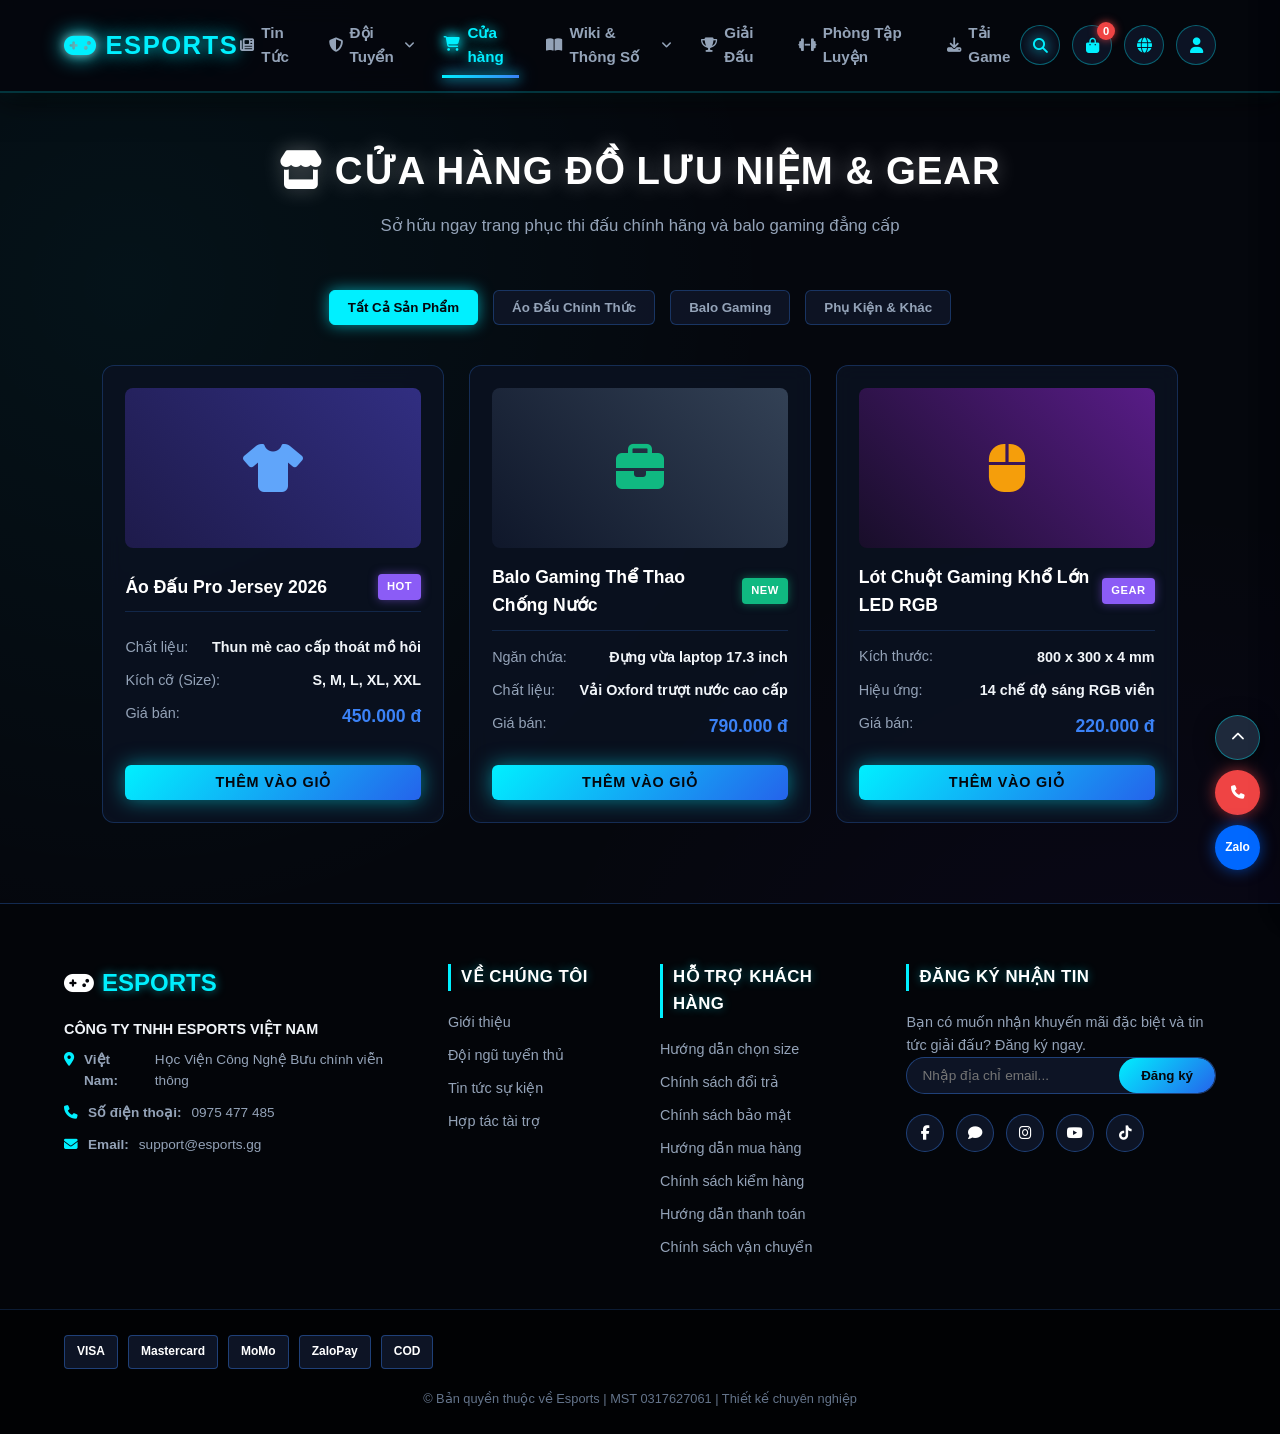
<file: store.html>
<!DOCTYPE html>
<html lang="vi">
<head>
    <meta charset="UTF-8">
    <meta name="viewport" content="width=device-width, initial-scale=1.0">
    <title>Esports - Cửa Hàng Merchandise</title>
    <link rel="icon" type="image/svg+xml" href="logo.svg">
    <link rel="stylesheet" href="style.css">
    <link rel="stylesheet" href="https://cdnjs.cloudflare.com/ajax/libs/font-awesome/6.4.0/css/all.min.css">
</head>
<body>

    <!-- Header & Navbar với menu Dropdown -->
    <header class="header">
    <a href="index.html" class="logo" title="Trang Chủ">
    <i class="fa-solid fa-gamepad"></i><span>ESPORTS</span>
    </a>
<nav class="navbar">
    <a href="news.html"><i class="fa-solid fa-newspaper"></i> Tin Tức</a>
    
    <!-- Dropdown Menu Đội Tuyển -->
    <div class="dropdown">
        <a href="roster.html" class="dropdown-toggle">
            <i class="fa-solid fa-shield-halved"></i> Đội Tuyển 
            <i class="fa-solid fa-angle-down" style="font-size: 0.75rem;"></i>
        </a>
        <div class="dropdown-menu">
            <div class="dropdown-column">
                <h4>Việt Nam</h4>
                <a href="roster.html?game=lq">Team Liên Quân Mobile</a>
                <a href="roster.html?game=ff">Team Free Fire</a>
                <a href="roster.html?game=pubg">Team PUBG Mobile</a>
                <a href="roster.html?game=fco">Team FC Online</a>
            </div>
            <div class="dropdown-column">
                <h4>Quốc Tế</h4>
                <a href="roster.html?game=lol">Team League of Legends (LCK)</a>
                <a href="roster.html?game=valorant">Team Valorant (Global)</a>
                <a href="roster.html?game=cs2">Team CS2 (Europe)</a>
            </div>
        </div>
    </div>

<a href="store.html" class="active store-nav-link">
    <i class="fa-solid fa-cart-shopping"></i> 
    <span>Cửa hàng</span>
</a>
<div class="dropdown">
    <a href="wiki.html" class="dropdown-toggle">
        <i class="fa-solid fa-book-open"></i> Wiki & Thông Số 
        <i class="fa-solid fa-angle-down" style="font-size: 0.75rem;"></i>
    </a>
    <div class="dropdown-menu wiki-dropdown-menu">
        <div class="dropdown-column">
            <h4>Tướng & Nhân Vật</h4>
            <a href="wiki.html?tab=lol-champ">Tướng Liên Minh (LOL)</a>
            <a href="wiki.html?tab=lq-champ">Tướng Liên Quân Mobile</a>
            <a href="wiki.html?tab=ff-char">Nhân Vật Free Fire</a>
        </div>
        <div class="dropdown-column">
            <h4>Trang Bị & Vũ Khí</h4>
            <a href="wiki.html?game=lol&type=equipment">Trang Bị LMHT</a>
            <a href="wiki.html?game=lq&type=equipment">Trang Bị Liên Quân</a>
            <a href="wiki.html?game=ff&type=equipment">Vũ Khí Free Fire</a>
        </div>
    </div>
</div>
    <a href="tournaments.html"><i class="fa-solid fa-trophy"></i> Giải Đấu</a>
    <a href="practice.html"><i class="fa-solid fa-dumbbell"></i> Phòng Tập Luyện</a>
    <a href="downloads.html"><i class="fa-solid fa-download"></i> Tải Game</a>
</nav>
<div class="header-right">
            <!-- 1. Tìm kiếm -->
            <div class="search-box" id="headerSearchBox">
                <button type="button" class="search-icon-btn" id="searchToggleBtn" title="Tìm kiếm" aria-label="Tìm kiếm">
                    <i class="fa-solid fa-magnifying-glass"></i>
                </button>
                <input type="text" id="globalSearch" placeholder="Tìm kiếm...">
            </div>

            <!-- 2. Giỏ hàng đã thêm (kèm số lượng) -->
            <button type="button" class="header-action-btn" id="cartToggleBtn" title="Giỏ hàng" aria-label="Giỏ hàng">
                <i class="fa-solid fa-bag-shopping"></i>
                <span class="cart-badge" id="cartBadge">0</span>
            </button>

            <!-- 3. Chọn Ngôn ngữ -->
            <div class="lang-dropdown" id="langDropdown">
                <button type="button" class="header-action-btn" id="langToggleBtn" title="Ngôn ngữ" aria-label="Ngôn ngữ">
                    <i class="fa-solid fa-globe"></i>
                </button>
                <div class="lang-menu" id="langMenu">
                    <button type="button" class="lang-option active" data-lang="VI">🇻🇳 Tiếng Việt (VN)</button>
                    <button type="button" class="lang-option" data-lang="EN">🇺🇸 English (EN)</button>
                </div>
            </div>
            <!-- Tài khoản User Dropdown (Phong cách Riot Games) -->
            <div class="user-menu-wrapper" id="userMenuWrapper">
                <button type="button" class="header-action-btn account-btn" id="accountToggleBtn" title="Tài khoản" aria-label="Tài khoản">
                    <i class="fa-solid fa-user" id="headerUserIcon"></i>
                    <img src="images/faker_league_of_legends_esports.png" alt="Avatar" class="header-user-avatar" id="headerUserAvatar" style="display: none;">
                </button>
                <div class="user-profile-dropdown" id="userProfileDropdown">
                    <div class="up-header">
                        <img src="images/faker_league_of_legends_esports.png" alt="Avatar" class="up-avatar" id="upAvatarImg">
                        <div class="up-info">
                            <span class="up-name" id="upRiotId">Tunguyen#2026</span>
                            <span class="up-email" id="upEmail">tunguyen@esports.gg</span>
                        </div>
                    </div>
                    <div class="up-wallet-bar">
                        <div class="up-wallet-left">
                            <span class="up-wallet-label"><i class="fa-solid fa-wallet" style="color: #10b981;"></i> Số dư ví:</span>
                            <span class="up-wallet-val" id="upWalletBalance">500.000 đ</span>
                        </div>
                        <a href="account.html?tab=wallet" class="up-wallet-btn">
                            <i class="fa-solid fa-plus-circle"></i> Nạp
                        </a>
                    </div>
                    <div class="up-links">
                        <a href="account.html?tab=riot-id"><i class="fa-solid fa-id-badge" style="color: #00f0ff;"></i> Thông Tin ID</a>
                        <a href="account.html?tab=wallet"><i class="fa-solid fa-wallet" style="color: #10b981;"></i> Nạp Tiền & Ví Điện Tử</a>
                        <a href="account.html?tab=charity"><i class="fa-solid fa-hand-holding-heart" style="color: #ec4899;"></i> Quyên Góp Từ Thiện</a>
                        <a href="account.html?tab=orders"><i class="fa-solid fa-box-open" style="color: #f59e0b;"></i> Lịch Sử Đơn Hàng</a>
                        <a href="account.html?tab=security"><i class="fa-solid fa-shield-halved" style="color: #3b82f6;"></i> Bảo Mật & 2FA</a>
                        <button type="button" class="up-logout-btn" id="upLogoutBtn">
                            <i class="fa-solid fa-arrow-right-from-bracket"></i> Đăng Xuất
                        </button>
                    </div>
                </div>
            </div>

            <!-- Nút 3 gạch khi thu nhỏ màn hình -->
            <button class="mobile-menu-btn" id="mobileMenuBtn" aria-label="Mở menu">
                <i class="fa-solid fa-bars"></i>
            </button>
        </div>
    </header>

    <!-- NGĂN KÉO GIỎ HÀNG ĐÃ THÊM (CART DRAWER) -->
    <div class="side-overlay" id="cartOverlay"></div>
    <aside class="cart-drawer" id="cartDrawer">
        <!-- HEADER VỚI TAB CHUYỂN ĐỔI -->
        <div class="drawer-header cart-drawer-header">
            <div class="cart-nav-tabs">
                <button type="button" class="cart-tab-btn active" id="cartTabBtnCart" title="Xem giỏ hàng">
                    <i class="fa-solid fa-bag-shopping"></i> <span>Giỏ Hàng</span>
                    <span class="cart-tab-badge" id="cartTabBadgeCount">0</span>
                </button>
                <button type="button" class="cart-tab-btn" id="cartTabBtnCheckout" title="Thông tin đặt hàng">
                    <i class="fa-solid fa-file-invoice-dollar"></i> <span>Đặt Hàng</span>
                </button>
            </div>
            <button type="button" class="drawer-close-btn" id="cartCloseBtn" aria-label="Đóng"><i class="fa-solid fa-xmark"></i></button>
        </div>

        <!-- TAB 1: DANH SÁCH GIỎ HÀNG -->
        <div class="cart-view-pane active" id="cartPaneItems">
            <div class="cart-items-list" id="cartItemsList">
                <p class="empty-cart-msg">Chưa có sản phẩm nào trong giỏ hàng.</p>
            </div>
            <div class="cart-footer">
                <div class="cart-total-row">
                    <span>Tổng cộng:</span>
                    <strong id="cartTotalPrice">0 đ</strong>
                </div>
                <button type="button" class="btn btn-primary" id="checkoutBtn" style="width: 100%;">
                    <span>Thanh Toán Ngay</span> <i class="fa-solid fa-arrow-right" style="margin-left: 6px;"></i>
                </button>
            </div>
        </div>

        <!-- TAB 2: THÔNG TIN ĐẶT HÀNG -->
        <div class="cart-view-pane" id="cartPaneCheckout">
            <div class="checkout-scroll-area">
                <button type="button" class="checkout-back-btn" id="checkoutBackToCartBtn">
                    <i class="fa-solid fa-arrow-left"></i> <span>Quay lại giỏ hàng</span>
                </button>

                <form id="orderForm" autocomplete="on" onsubmit="return false;">
                    <!-- Họ tên & Số điện thoại -->
                    <div class="checkout-form-group">
                        <label for="orderRecipientName"><i class="fa-solid fa-user"></i> Họ tên người nhận <span class="req">*</span></label>
                        <input type="text" id="orderRecipientName" class="checkout-input" placeholder="Ví dụ: Nguyễn Văn A" required>
                    </div>

                    <div class="checkout-form-group">
                        <label for="orderPhone"><i class="fa-solid fa-phone"></i> Số điện thoại nhận hàng <span class="req">*</span></label>
                        <input type="tel" id="orderPhone" class="checkout-input" placeholder="Ví dụ: 0912 345 678" required>
                    </div>

                    <!-- Địa chỉ nhận hàng -->
                    <div class="checkout-form-group">
                        <label for="orderAddress"><i class="fa-solid fa-location-dot"></i> Địa chỉ nhận hàng <span class="req">*</span></label>
                        <textarea id="orderAddress" class="checkout-input checkout-textarea" rows="2" placeholder="Số nhà, tên đường, phường/xã, quận/huyện, tỉnh/thành..." required></textarea>
                    </div>

                    <!-- Ước tính thời gian nhận hàng -->
                    <div class="checkout-delivery-card">
                        <div class="delivery-card-header">
                            <i class="fa-solid fa-clock"></i>
                            <span>Ước tính thời gian nhận hàng</span>
                        </div>
                        <div class="delivery-estimate-badge">
                            <div class="delivery-estimate-main"><i class="fa-solid fa-bolt" style="color: #00f0ff;"></i> <strong>2 - 3 ngày làm việc</strong></div>
                            <div class="delivery-estimate-date" id="orderDeliveryDateText">Dự kiến giao: 2 - 3 ngày tới</div>
                        </div>
                        <div class="delivery-courier-tag">
                            <i class="fa-solid fa-truck-fast"></i> Đơn vị vận chuyển: Esports Express (Giao hàng tận nơi)
                        </div>
                    </div>

                    <!-- Phương thức thanh toán -->
                    <div class="checkout-form-group">
                        <label><i class="fa-solid fa-wallet"></i> Phương thức thanh toán <span class="req">*</span></label>
                        <div class="payment-methods-grid">
                            <label class="payment-method-card selected">
                                <input type="radio" name="orderPaymentMethod" value="COD" checked>
                                <span class="pm-radio-custom"></span>
                                <div class="pm-details">
                                    <div class="pm-title"><i class="fa-solid fa-hand-holding-dollar"></i> Tiền mặt khi nhận hàng (COD)</div>
                                    <div class="pm-desc">Kiểm tra hàng trước khi thanh toán</div>
                                </div>
                            </label>
                            <label class="payment-method-card" id="walletPaymentCard">
                                <input type="radio" name="orderPaymentMethod" value="WALLET">
                                <span class="pm-radio-custom"></span>
                                <div class="pm-details">
                                    <div class="pm-title"><i class="fa-solid fa-wallet" style="color: #10b981;"></i> Ví Tiền Esports (<span id="checkoutWalletBalanceLabel">500.000 đ</span>)</div>
                                    <div class="pm-desc" id="checkoutWalletDesc">Trừ trực tiếp số dư tài khoản web</div>
                                </div>
                            </label>
                            <label class="payment-method-card">
                                <input type="radio" name="orderPaymentMethod" value="BANK">
                                <span class="pm-radio-custom"></span>
                                <div class="pm-details">
                                    <div class="pm-title"><i class="fa-solid fa-qrcode"></i> Chuyển khoản VietQR / Banking</div>
                                    <div class="pm-desc">Quét mã QR tự động 24/7</div>
                                </div>
                            </label>
                            <label class="payment-method-card">
                                <input type="radio" name="orderPaymentMethod" value="EWALLET">
                                <span class="pm-radio-custom"></span>
                                <div class="pm-details">
                                    <div class="pm-title"><i class="fa-solid fa-mobile-screen-button"></i> Ví MoMo / ZaloPay</div>
                                    <div class="pm-desc">Thanh toán tức thì bảo mật</div>
                                </div>
                            </label>
                        </div>
                    </div>

                    <!-- Mã giảm giá -->
                    <div class="checkout-form-group">
                        <label for="orderCouponInput"><i class="fa-solid fa-ticket"></i> Mã giảm giá</label>
                        <div class="coupon-action-box">
                            <input type="text" id="orderCouponInput" class="checkout-input coupon-input" placeholder="Nhập mã ưu đãi...">
                            <button type="button" class="btn-coupon-apply" id="applyCouponBtn">Áp dụng</button>
                        </div>
                        <div class="coupon-status-msg" id="couponStatusMsg"></div>
                        <div class="coupon-chips">
                            <span>Gợi ý:</span>
                            <button type="button" class="coupon-chip-btn" data-code="ESPORTS">ESPORTS (-10%)</button>
                            <button type="button" class="coupon-chip-btn" data-code="FREESHIP">FREESHIP</button>
                        </div>
                    </div>

                    <!-- Bảng tóm tắt đơn hàng -->
                    <div class="checkout-summary-card">
                        <div class="summary-line">
                            <span>Tạm tính (<span id="checkoutSummaryQty">0</span> món):</span>
                            <span id="checkoutSummarySubtotal">0 đ</span>
                        </div>
                        <div class="summary-line">
                            <span>Phí vận chuyển:</span>
                            <span id="checkoutSummaryShipping" class="free-ship">Miễn phí</span>
                        </div>
                        <div class="summary-line discount-line" id="checkoutDiscountRow" style="display: none;">
                            <span>Mã giảm giá (<span id="checkoutCouponTag"></span>):</span>
                            <span id="checkoutDiscountAmount">-0 đ</span>
                        </div>
                        <div class="summary-line total-line">
                            <span>Tổng thanh toán:</span>
                            <strong id="checkoutGrandTotal">0 đ</strong>
                        </div>
                    </div>

                    <!-- Thông báo lỗi nhập form -->
                    <div class="checkout-error-banner" id="checkoutFormError" style="display: none;"></div>

                    <!-- Nút xác nhận đặt hàng -->
                    <button type="button" class="btn btn-primary" id="confirmOrderBtn" style="width: 100%; margin-top: 15px; padding: 12px;">
                        <i class="fa-solid fa-circle-check" style="margin-right: 6px;"></i> Xác Nhận Đặt Hàng
                    </button>
                </form>
            </div>
        </div>

        <!-- THÔNG BÁO ĐẶT HÀNG THÀNH CÔNG VỚI TỰ ĐỘNG TẮT -->
        <div class="order-success-modal" id="orderSuccessModal">
            <div class="order-success-content">
                <div class="success-glow-icon">
                    <i class="fa-solid fa-circle-check"></i>
                </div>
                <h4 class="success-heading">Đặt Hàng Thành Công!</h4>
                <p class="success-subheading">Cảm ơn bạn đã tin tưởng và ủng hộ Esports Store.</p>
                <div class="success-receipt-card">
                    <div class="receipt-row">
                        <span>Mã đơn hàng:</span>
                        <strong class="receipt-order-id" id="successOrderCode">#ESP-89214</strong>
                    </div>
                    <div class="receipt-row">
                        <span>Người nhận:</span>
                        <span id="successCustomerName">Nguyễn Văn A</span>
                    </div>
                    <div class="receipt-row">
                        <span>Số điện thoại:</span>
                        <span id="successCustomerPhone">0912 345 678</span>
                    </div>
                    <div class="receipt-row">
                        <span>Địa chỉ:</span>
                        <span id="successCustomerAddress" class="text-truncate">Hà Nội</span>
                    </div>
                    <div class="receipt-row">
                        <span>Thanh toán:</span>
                        <span id="successCustomerPayment">COD (Tiền mặt)</span>
                    </div>
                    <div class="receipt-row total-receipt">
                        <span>Tổng tiền:</span>
                        <strong id="successCustomerTotal">1.800.000 đ</strong>
                    </div>
                    <div class="receipt-row">
                        <span>Dự kiến giao:</span>
                        <span style="color: #00f0ff;" id="successDeliveryEstimate">2 - 3 ngày tới</span>
                    </div>
                </div>
                <div class="auto-close-container">
                    <div class="auto-close-text">
                        <i class="fa-solid fa-circle-notch fa-spin"></i> Tự động hoàn tất và đóng sau <span id="autoCloseCounter">3</span>s...
                    </div>
                    <div class="auto-close-bar-track">
                        <div class="auto-close-bar-fill" id="autoCloseProgressBar"></div>
                    </div>
                </div>
                <button type="button" class="btn btn-primary" id="dismissSuccessBtn" style="width: 100%; margin-top: 12px; padding: 10px;">
                    Đóng ngay
                </button>
            </div>
        </div>
    </aside>

    <!-- CỬA SỔ TÀI KHOẢN (ACCOUNT MODAL) -->
    <div class="modal-backdrop" id="accountModal">
        <div class="account-box">
            <button type="button" class="modal-close-btn" id="accountCloseBtn"><i class="fa-solid fa-xmark"></i></button>
            <div class="account-header">
                <i class="fa-solid fa-gamepad" style="font-size: 2rem; color: #00f0ff;"></i>
                <h3 id="accountModalTitle">Đăng Nhập Esports ID</h3>
                <p>Đồng bộ giỏ hàng, lịch thi đấu và thành tích luyện tập</p>
            </div>
            <form id="accountForm" class="account-form">
                <input type="text" id="accountUsername" placeholder="Tên đăng nhập hoặc Email" required>
                <input type="password" id="accountPassword" placeholder="Mật khẩu" required>
                <button type="submit" class="btn btn-primary" style="width: 100%;">Đăng Nhập</button>
            </form>
            <p class="account-switch">Chưa có tài khoản? <a href="account.html" id="toggleAuthMode">Đăng ký ngay</a></p>
        </div>
    </div>
    <!-- Mobile Slide-out Drawer -->
<div class="mobile-overlay" id="mobileOverlay"></div>
<aside class="mobile-drawer" id="mobileDrawer">
    <div class="drawer-header">
        <a href="index.html" class="logo" title="Trang Chủ">
            <i class="fa-solid fa-gamepad"></i><span>ESPORTS</span>
        </a>
        <button class="drawer-close-btn" id="drawerCloseBtn" aria-label="Đóng menu">
            <i class="fa-solid fa-xmark"></i>
        </button>
    </div>

    <div class="drawer-search">
        <i class="fa-solid fa-magnifying-glass"></i>
        <input type="text" placeholder="Tìm kiếm...">
    </div>

    <nav class="drawer-nav">
        <a href="index.html"><i class="fa-solid fa-house"></i> Trang Chủ</a>
        <a href="news.html"><i class="fa-solid fa-newspaper"></i> Tin Tức</a>
        
        <button type="button" class="drawer-dropdown-btn" id="drawerTeamBtn">
            <span><i class="fa-solid fa-shield-halved"></i> Đội Tuyển</span>
            <i class="fa-solid fa-angle-down arrow"></i>
        </button>
        <div class="drawer-submenu" id="drawerTeamSubmenu">
            <span class="sub-heading">Việt Nam</span>
            <a href="roster.html?game=lq">Team Liên Quân Mobile</a>
            <a href="roster.html?game=ff">Team Free Fire</a>
            <a href="roster.html?game=pubg">Team PUBG Mobile</a>
            <a href="roster.html?game=fco">Team FC Online</a>
            <span class="sub-heading">Quốc Tế</span>
            <a href="roster.html?game=lol">Team League of Legends (LCK)</a>
            <a href="roster.html?game=valorant">Team Valorant (Global)</a>
            <a href="roster.html?game=cs2">Team CS2 (Europe)</a>
        </div>

            <a href="store.html" class="active"><i class="fa-solid fa-cart-shopping"></i> Cửa Hàng</a>
            <a href="wiki.html"><i class="fa-solid fa-book-open"></i> Wiki & Thông Số</a>
            <a href="tournaments.html"><i class="fa-solid fa-trophy"></i> Giải Đấu</a>
        <a href="practice.html"><i class="fa-solid fa-dumbbell"></i> Phòng Tập Luyện</a>
        <a href="account.html"><i class="fa-solid fa-id-card"></i> Tài Khoản</a>
            <a href="downloads.html" class="drawer-cta"><i class="fa-solid fa-download"></i> Tải Game</a>
    </nav>
</aside>

    <!-- Nội dung trang Cửa Hàng -->
    <section class="section" style="margin-top: 60px;">
        <div class="section-title">
            <h2><i class="fa-solid fa-store"></i> Cửa Hàng Đồ Lưu Niệm & Gear</h2>
            <p>Sở hữu ngay trang phục thi đấu chính hãng và balo gaming đẳng cấp</p>
        </div>

        <!-- Bộ lọc sản phẩm -->
        <div class="wiki-filter-bar">
            <button class="filter-btn active" data-filter="all">Tất Cả Sản Phẩm</button>
            <button class="filter-btn" data-filter="jersey">Áo Đấu Chính Thức</button>
            <button class="filter-btn" data-filter="backpack">Balo Gaming</button>
            <button class="filter-btn" data-filter="accessory">Phụ Kiện & Khác</button>
        </div>

<!-- Lưới sản phẩm -->
        <div class="wiki-grid" id="storeContainer">
            
            <!-- Sản phẩm 1 -->
            <div class="wiki-card" data-category="jersey" data-name="ao dau t1">
                <div class="news-img" style="background: linear-gradient(45deg, #1e1b4b, #312e81); height: 160px; border-radius: 8px; margin-bottom: 15px; display: flex; align-items: center; justify-content: center;">
                    <i class="fa-solid fa-shirt" style="font-size: 3rem; color: #60a5fa;"></i>
                </div>
                <div class="wiki-header">
                    <h4>Áo Đấu Pro Jersey 2026</h4>
                    <span class="badge-cat moba">HOT</span>
                </div>
                <ul class="stats-list">
                    <li><span>Chất liệu:</span> <strong>Thun mè cao cấp thoát mồ hôi</strong></li>
                    <li><span>Kích cỡ (Size):</span> <strong>S, M, L, XL, XXL</strong></li>
                    <li><span>Giá bán:</span> <strong style="color: #3b82f6; font-size: 1.1rem;">450.000 đ</strong></li>
                </ul>
                <button type="button" class="btn btn-primary" style="width: 100%; margin-top: 15px; padding: 8px;" onclick="addToCart('Áo Đấu Pro Jersey 2026', 450000)">Thêm Vào Giỏ</button>
            </div>

            <!-- Sản phẩm 2 -->
            <div class="wiki-card" data-category="backpack" data-name="balo gaming">
                <div class="news-img" style="background: linear-gradient(45deg, #0f172a, #334155); height: 160px; border-radius: 8px; margin-bottom: 15px; display: flex; align-items: center; justify-content: center;">
                    <i class="fa-solid fa-briefcase" style="font-size: 3rem; color: #10b981;"></i>
                </div>
                <div class="wiki-header">
                    <h4>Balo Gaming Thể Thao Chống Nước</h4>
                    <span class="badge-cat fps">NEW</span>
                </div>
                <ul class="stats-list">
                    <li><span>Ngăn chứa:</span> <strong>Đựng vừa laptop 17.3 inch</strong></li>
                    <li><span>Chất liệu:</span> <strong>Vải Oxford trượt nước cao cấp</strong></li>
                    <li><span>Giá bán:</span> <strong style="color: #3b82f6; font-size: 1.1rem;">790.000 đ</strong></li>
                </ul>
                <button type="button" class="btn btn-primary" style="width: 100%; margin-top: 15px; padding: 8px;" onclick="addToCart('Balo Gaming Thể Thao Chống Nước', 790000)">Thêm Vào Giỏ</button>
            </div>

            <!-- Sản phẩm 3 -->
            <div class="wiki-card" data-category="accessory" data-name="lot chuot rgb">
                <div class="news-img" style="background: linear-gradient(45deg, #180e29, #581c87); height: 160px; border-radius: 8px; margin-bottom: 15px; display: flex; align-items: center; justify-content: center;">
                    <i class="fa-solid fa-computer-mouse" style="font-size: 3rem; color: #f59e0b;"></i>
                </div>
                <div class="wiki-header">
                    <h4>Lót Chuột Gaming Khổ Lớn LED RGB</h4>
                    <span class="badge-cat moba">GEAR</span>
                </div>
                <ul class="stats-list">
                    <li><span>Kích thước:</span> <strong>800 x 300 x 4 mm</strong></li>
                    <li><span>Hiệu ứng:</span> <strong>14 chế độ sáng RGB viền</strong></li>
                    <li><span>Giá bán:</span> <strong style="color: #3b82f6; font-size: 1.1rem;">220.000 đ</strong></li>
                </ul>
                <button type="button" class="btn btn-primary" style="width: 100%; margin-top: 15px; padding: 8px;" onclick="addToCart('Lót Chuột Gaming Khổ Lớn LED RGB', 220000)">Thêm Vào Giỏ</button>
            </div>

        </div>
    </section>
<footer class="footer-section">
    <div class="footer-container">
        
        <!-- Cột 1: Thông tin thương hiệu & công ty -->
        <div class="footer-col brand-col">
            <div class="footer-logo">
                <i class="fa-solid fa-gamepad"></i><span>ESPORTS</span>
            </div>
            <p class="company-name">CÔNG TY TNHH ESPORTS VIỆT NAM</p>
            <ul class="contact-info">
                <li><i class="fa-solid fa-location-dot"></i> <strong>Việt Nam:</strong> Học Viện Công Nghệ Bưu chính viễn thông</li>
                <li><i class="fa-solid fa-phone"></i> <strong>Số điện thoại:</strong> 0975 477 485</li>
                <li><i class="fa-solid fa-envelope"></i> <strong>Email:</strong> support@esports.gg</li>
            </ul>
        </div>

        <!-- Cột 2: Về chúng tôi -->
        <div class="footer-col">
            <h3>Về Chúng Tôi</h3>
            <ul class="footer-links">
                <li><a href="index.html">Giới thiệu</a></li>
                <li><a href="roster.html">Đội ngũ tuyển thủ</a></li>
                <li><a href="news.html">Tin tức sự kiện</a></li>
                <li><a href="#">Hợp tác tài trợ</a></li>
            </ul>
        </div>

        <!-- Cột 3: Hỗ trợ khách hàng -->
        <div class="footer-col">
            <h3>Hỗ Trợ Khách Hàng</h3>
            <ul class="footer-links">
                <li><a href="#">Hướng dẫn chọn size</a></li>
                <li><a href="#">Chính sách đổi trả</a></li>
                <li><a href="#">Chính sách bảo mật</a></li>
                <li><a href="#">Hướng dẫn mua hàng</a></li>
                <li><a href="#">Chính sách kiểm hàng</a></li>
                <li><a href="#">Hướng dẫn thanh toán</a></li>
                <li><a href="#">Chính sách vận chuyển</a></li>
            </ul>
        </div>

        <!-- Cột 4: Đăng ký nhận tin & Mạng xã hội -->
        <div class="footer-col newsletter-col">
            <h3>Đăng Ký Nhận Tin</h3>
            <p>Bạn có muốn nhận khuyến mãi đặc biệt và tin tức giải đấu? Đăng ký ngay.</p>
            <form class="footer-form" id="footerNewsletter">
                <input type="email" placeholder="Nhập địa chỉ email..." required>
                <button type="submit">Đăng ký</button>
            </form>
            
            <div class="social-icons">
                <a href="#"><i class="fa-brands fa-facebook-f"></i></a>
                <a href="#"><i class="fa-solid fa-comment"></i></a>
                <a href="#"><i class="fa-brands fa-instagram"></i></a>
                <a href="#"><i class="fa-brands fa-youtube"></i></a>
                <a href="#"><i class="fa-brands fa-tiktok"></i></a>
            </div>
        </div>
    </div>

    <!-- Phần dưới: Dấu hiệu Bộ Công Thương & Thanh toán -->
    <div class="footer-bottom">
        <div class="footer-bottom-content">
            <div class="payment-methods">
                <span class="pay-badge">VISA</span>
                <span class="pay-badge">Mastercard</span>
                <span class="pay-badge">MoMo</span>
                <span class="pay-badge">ZaloPay</span>
                <span class="pay-badge">COD</span>
            </div>
        </div>
        <p class="copyright">© Bản quyền thuộc về Esports | MST 0317627061 | Thiết kế chuyên nghiệp</p>
    </div>

    <!-- Các nút nổi hỗ trợ bên phải (Cuộn lên đầu trang, Gọi, Zalo) -->
    <div class="floating-actions">
        <a href="#" class="float-btn scroll-top"><i class="fa-solid fa-chevron-up"></i></a>
        <a href="tel:0975477485" class="float-btn phone-btn"><i class="fa-solid fa-phone"></i></a>
        <a href="https://zalo.me" target="_blank" class="float-btn zalo-btn">Zalo</a>
    </div>
</footer>

    <script src="script.js"></script>
</body>
</html>
</file>
<file: style.css>
/* ==========================================================
    ESPORTS - ULTIMATE GAMING STYLESHEET (STYLE.CSS)
   ================ ========================================== */

/* --- 1. RESET & BASE STYLES --- */
* {
    margin: 0;
    padding: 0;
    box-sizing: border-box;
    font-family: 'Segoe UI', Tahoma, Geneva, Verdana, sans-serif;
    scroll-behavior: smooth;
}
body {
    background-color: #05070d;
    color: #f1f5f9;
    line-height: 1.6;
    background-image: 
        radial-gradient(circle at 10% 20%, rgba(0, 240, 255, 0.05) 0%, transparent 40%),
        radial-gradient(circle at 90% 80%, rgba(112, 0, 255, 0.05) 0%, transparent 40%);
    overflow-x: hidden;
}
/* Custom Gaming Scrollbar */
::-webkit-scrollbar {
    width: 8px;
}
::-webkit-scrollbar-track {
    background: #05070d;
}
::-webkit-scrollbar-thumb {
    background: #00f0ff;
    border-radius: 4px;
    box-shadow: 0 0 10px #00f0ff;
}
::-webkit-scrollbar-thumb:hover {
    background: #3b82f6;
}
a {
    text-decoration: none;
    color: inherit;
}
ul {
    list-style: none;
}
/* --- 2. HEADER & CENTERED NAVBAR --- */
.header {
    position: fixed;
    top: 0;
    left: 0;
    width: 100%;
    display: grid;
    grid-template-columns: auto 1fr auto; /* 3 cột: Logo, Menu căn giữa, Thanh tìm kiếm */
    align-items: center;
    padding: 15px 5%;
    background: rgba(5, 7, 13, 0.95);
    backdrop-filter: blur(12px);
    border-bottom: 2px solid rgba(0, 240, 255, 0.2);
    box-shadow: 0 4px 30px rgba(0, 0, 0, 0.8), 0 0 15px rgba(0, 240, 255, 0.1);
    z-index: 1000;
}
.logo {
    font-size: 1.6rem;
    font-weight: 900;
    color: #ffffff;
    letter-spacing: 1.5px;
    text-transform: uppercase;
    display: flex;
    align-items: center;
    gap: 8px;
    text-shadow: 0 0 10px rgba(255, 255, 255, 0.5);
}
.logo i {
    color: #00f0ff;
    filter: drop-shadow(0 0 10px #00f0ff);
}

.logo span {
    color: #00f0ff;
    text-shadow: 0 0 15px rgba(0, 240, 255, 0.8), 0 0 30px rgba(0, 240, 255, 0.4);
}
.navbar {
    display: flex;
    justify-content: center;
    gap: 25px;
    align-items: center;
}
.navbar a {
    color: #94a3b8;
    font-weight: 600;
    font-size: 0.95rem;
    position: relative;
    padding: 6px 2px;
    transition: color 0.3s ease;
}
/* Hiệu ứng gạch chân Neon cho Navbar */
.navbar a::after {
    content: '';
    position: absolute;
    width: 0;
    height: 3px;
    bottom: -2px;
    left: 0;
    background: linear-gradient(90deg, #00f0ff, #3b82f6);
    box-shadow: 0 0 12px #00f0ff, 0 0 20px #3b82f6;
    transition: width 0.3s cubic-bezier(0.4, 0, 0.2, 1);
}
.navbar a:hover::after, 
.navbar a.active::after {
    width: 100%;
}
.navbar a:hover, 
.navbar a.active {
    color: #00f0ff;
    text-shadow: 0 0 12px rgba(0, 240, 255, 0.8);
}
/* Header Search Box - Tách rời hoàn toàn với nút 3 gạch */
.header-right {
    display: flex;
    align-items: center;
    gap: 12px;
}

.header-right .search-box {
    position: relative;
    width: 40px;
    height: 40px;
    flex-shrink: 0;
    z-index: 1200;
}

.header-right .search-icon-btn {
    width: 40px;
    height: 40px;
    border-radius: 50%;
    background: rgba(15, 23, 42, 0.85);
    border: 1px solid rgba(0, 240, 255, 0.35);
    color: #00f0ff;
    font-size: 0.95rem;
    display: inline-flex;
    align-items: center;
    justify-content: center;
    cursor: pointer;
    transition: all 0.3s ease;
    box-shadow: inset 0 0 10px rgba(0, 0, 0, 0.5);
    position: relative;
    z-index: 1202;
}

.header-right .search-icon-btn i {
    position: static;
    transform: none;
    color: #00f0ff;
    filter: drop-shadow(0 0 6px #00f0ff);
}

.header-right .search-icon-btn:hover,
.header-right .search-box.active .search-icon-btn {
    border-color: #00f0ff;
    background: rgba(0, 240, 255, 0.12);
    box-shadow: 0 0 15px rgba(0, 240, 255, 0.5);
}

/* Ô input bung sang trái nên không bao giờ đè lên nút 3 gạch */
.header-right input {
    position: absolute;
    right: 0;
    top: 52px; /* Nằm ngay dưới thanh Header */
    height: 44px;
    width: 280px;
    opacity: 0;
    visibility: hidden;
    transform: translateY(-10px);
    padding: 10px 18px;
    background: rgba(11, 15, 25, 0.98);
    border: 1px solid #00f0ff;
    border-radius: 22px;
    color: #fff;
    outline: none;
    font-size: 0.92rem;
    box-shadow: 0 10px 25px rgba(0, 0, 0, 0.85), 0 0 15px rgba(0, 240, 255, 0.4);
    transition: all 0.25s cubic-bezier(0.4, 0, 0.2, 1);
    z-index: 1201;
}

.header-right .search-box.active input {
    opacity: 1;
    visibility: visible;
    transform: translateY(0);
    pointer-events: auto;
}
/* --- 3. HERO SECTION (VIDEO BACKGROUND KIỂU LOL) --- */
.hero {
    height: 88vh;
    min-height: 550px;
    background: #05070d;
    display: flex;
    align-items: center;
    justify-content: center;
    text-align: center;
    padding: 0 20px;
    margin-top: 65px;
    position: relative;
    overflow: hidden;
    border-bottom: 2px solid rgba(0, 240, 255, 0.3);
}

/* Video nền phủ kín khung Hero */
.hero-video {
    position: absolute;
    top: 50%;
    left: 50%;
    width: 100%;
    height: 100%;
    object-fit: cover;
    transform: translate(-50%, -50%);
    z-index: 0;
}

/* Lớp phủ gradient tối để làm nổi bật tiêu đề */
.hero-overlay {
    position: absolute;
    inset: 0;
    background: linear-gradient(
        180deg,
        rgba(5, 7, 13, 0.55) 0%,
        rgba(5, 7, 13, 0.65) 60%,
        rgba(5, 7, 13, 0.96) 100%
    );
    z-index: 1;
    pointer-events: none;
}

.hero-content {
    position: relative;
    z-index: 2;
    max-width: 900px;
}

.hero-content .badge {
    background: rgba(0, 240, 255, 0.12);
    color: #00f0ff;
    padding: 6px 18px;
    border-radius: 20px;
    font-size: 0.85rem;
    font-weight: 800;
    border: 1px solid rgba(0, 240, 255, 0.45);
    box-shadow: 0 0 15px rgba(0, 240, 255, 0.3);
    text-transform: uppercase;
    letter-spacing: 1px;
}

.hero-content h1 {
    font-size: 3.2rem;
    margin: 20px 0;
    background: linear-gradient(135deg, #ffffff, #00f0ff, #3b82f6);
    -webkit-background-clip: text;
    -webkit-text-fill-color: transparent;
    filter: drop-shadow(0 4px 20px rgba(0, 0, 0, 0.85));
    font-weight: 900;
    letter-spacing: 1px;
}

.hero-content p {
    max-width: 750px;
    margin: 0 auto 30px;
    color: #e2e8f0;
    font-size: 1.15rem;
    text-shadow: 0 2px 10px rgba(0, 0, 0, 0.9);
}

.hero-btns {
    display: flex;
    gap: 20px;
    justify-content: center;
    flex-wrap: wrap;
}
/* --- 4. BUTTONS --- */
.btn {
    display: inline-flex;
    align-items: center;
    justify-content: center;
    text-align: center;
    max-width: 100%;
    padding: 12px 24px;
    border-radius: 6px;
    font-weight: 700;
    line-height: 1.35;
    cursor: pointer;
    transition: all 0.3s cubic-bezier(0.4, 0, 0.2, 1);
    text-transform: uppercase;
    letter-spacing: 0.8px;
    font-size: 0.9rem;
}

.btn-primary {
    background: linear-gradient(135deg, #00f0ff, #2563eb);
    color: #05070d;
    border: none;
    box-shadow: 0 0 20px rgba(0, 240, 255, 0.5);
    font-weight: 800;
}

.btn-primary:hover {
    background: linear-gradient(135deg, #33f3ff, #1d4ed8);
    box-shadow: 0 0 30px rgba(0, 240, 255, 0.8), 0 0 10px #ffffff;
    transform: translateY(-3px);
}

.btn-outline {
    background: rgba(15, 23, 42, 0.6);
    color: #00f0ff;
    border: 1px solid rgba(0, 240, 255, 0.5);
    box-shadow: inset 0 0 10px rgba(0, 240, 255, 0.1);
}

.btn-outline:hover {
    border-color: #00f0ff;
    background: rgba(0, 240, 255, 0.15);
    box-shadow: 0 0 20px rgba(0, 240, 255, 0.4), inset 0 0 15px rgba(0, 240, 255, 0.3);
    color: #fff;
    transform: translateY(-3px);
}

/* --- 5. GAME TABS & FILTERS --- */
.game-tabs-container {
    background: #090e1a;
    padding: 18px 0;
    border-bottom: 2px solid rgba(0, 240, 255, 0.15);
    overflow-x: auto;
}

.game-tabs {
    display: flex;
    justify-content: center;
    gap: 15px;
    padding: 0 20px;
}

.tab-btn {
    background: rgba(15, 23, 42, 0.9);
    border: 1px solid rgba(59, 130, 246, 0.3);
    color: #94a3b8;
    padding: 10px 22px;
    border-radius: 20px;
    cursor: pointer;
    white-space: nowrap;
    font-weight: 700;
    transition: all 0.3s ease;
}

.tab-btn:hover, .tab-btn.active {
    background: linear-gradient(135deg, #00f0ff, #2563eb);
    color: #05070d;
    border-color: #00f0ff;
    box-shadow: 0 0 20px rgba(0, 240, 255, 0.6);
    transform: translateY(-2px);
}

/* --- 6. SECTIONS & GAMING CARDS --- */
.section {
    padding: 80px 8%;
    position: relative;
}

.bg-darker {
    background: #03050a;
}

.section-title {
    text-align: center;
    margin-bottom: 50px;
}

.section-title h2 {
    font-size: 2.4rem;
    margin-bottom: 12px;
    color: #fff;
    text-transform: uppercase;
    letter-spacing: 1px;
    text-shadow: 0 0 20px rgba(255, 255, 255, 0.3);
}

.section-title p {
    color: #94a3b8;
    font-size: 1.05rem;
}

/* Hiệu ứng chung cho các Card (News, Player, Wiki, Download) */
.news-card, .player-card, .wiki-card, .download-card {
    background: rgba(11, 18, 33, 0.85);
    border: 1px solid rgba(59, 130, 246, 0.25);
    border-radius: 12px;
    overflow: hidden;
    backdrop-filter: blur(10px);
    transition: all 0.4s cubic-bezier(0.4, 0, 0.2, 1);
    position: relative;
}

.news-card::before, .player-card::before, .wiki-card::before, .download-card::before {
    content: '';
    position: absolute;
    top: 0; left: 0; width: 100%; height: 2px;
    background: linear-gradient(90deg, transparent, #00f0ff, transparent);
    opacity: 0;
    transition: opacity 0.4s ease;
}

.news-card:hover, .player-card:hover, .wiki-card:hover, .download-card:hover {
    transform: translateY(-8px) scale(1.01);
    border-color: #00f0ff;
    box-shadow: 0 15px 35px rgba(0, 240, 255, 0.25), inset 0 0 15px rgba(0, 240, 255, 0.1);
}

.news-card:hover::before, .player-card:hover::before, .wiki-card:hover::before, .download-card:hover::before {
    opacity: 1;
}

/* News Grid */
.news-grid {
    display: grid;
    grid-template-columns: repeat(auto-fit, minmax(320px, 1fr));
    gap: 30px;
}

.news-img {
    height: 190px;
    position: relative;
    display: flex;
    align-items: flex-start;
    padding: 15px;
}

.game-tag {
    background: #2563eb;
    color: white;
    font-size: 0.75rem;
    padding: 5px 12px;
    border-radius: 4px;
    font-weight: 800;
    letter-spacing: 0.5px;
    box-shadow: 0 0 10px rgba(37, 99, 235, 0.5);
}

.game-tag.valorant { background: #ef4444; box-shadow: 0 0 10px rgba(239, 68, 68, 0.5); }
.game-tag.cs2 { background: #f59e0b; box-shadow: 0 0 10px rgba(245, 158, 11, 0.5); }

.news-info {
    padding: 22px;
}

.news-info .date {
    font-size: 0.8rem;
    color: #00f0ff;
    font-weight: 600;
}

.news-info h3 {
    font-size: 1.15rem;
    margin: 10px 0;
    color: #f8fafc;
}

.news-info p {
    font-size: 0.9rem;
    color: #94a3b8;
    margin-bottom: 18px;
}

.read-more {
    color: #00f0ff;
    font-weight: 700;
    font-size: 0.9rem;
    text-shadow: 0 0 8px rgba(0, 240, 255, 0.4);
    transition: 0.3s;
}

.read-more:hover {
    color: #fff;
    text-shadow: 0 0 12px #00f0ff;
}

/* Tournaments */
.tournament-list {
    display: flex;
    flex-direction: column;
    gap: 15px;
    max-width: 950px;
    margin: 0 auto;
}

.tournament-item {
    background: rgba(11, 18, 33, 0.9);
    border: 1px solid rgba(59, 130, 246, 0.3);
    padding: 20px 25px;
    border-radius: 10px;
    display: flex;
    justify-content: space-between;
    align-items: center;
    flex-wrap: wrap;
    gap: 15px;
    transition: 0.3s;
}

.tournament-item:hover {
    border-color: #00f0ff;
    box-shadow: 0 0 20px rgba(0, 240, 255, 0.2);
    transform: translateX(5px);
}

.t-game {
    font-weight: 800;
    color: #00f0ff;
    width: 180px;
    text-transform: uppercase;
}

.t-match {
    font-weight: 700;
    font-size: 1.1rem;
    flex: 1;
    color: #fff;
}

.t-time {
    color: #94a3b8;
    font-size: 0.9rem;
}

.t-status {
    padding: 6px 14px;
    border-radius: 20px;
    font-size: 0.8rem;
    font-weight: 800;
    letter-spacing: 0.5px;
}

.t-status.live {
    background: rgba(239, 68, 68, 0.2);
    color: #ef4444;
    border: 1px solid rgba(239, 68, 68, 0.5);
    box-shadow: 0 0 12px rgba(239, 68, 68, 0.4);
    animation: pulseLive 1.5s infinite;
}

@keyframes pulseLive {
    0%, 100% { opacity: 1; }
    50% { opacity: 0.5; }
}

.t-status.upcoming {
    background: rgba(0, 240, 255, 0.15);
    color: #00f0ff;
    border: 1px solid rgba(0, 240, 255, 0.4);
    box-shadow: 0 0 10px rgba(0, 240, 255, 0.3);
}

/* Roster Grid */
.roster-grid {
    display: grid;
    grid-template-columns: repeat(auto-fit, minmax(280px, 1fr));
    gap: 25px;
}

.player-card {
    padding: 30px;
    text-align: center;
}

.player-avatar {
    width: 90px;
    height: 90px;
    border-radius: 50%;
    margin: 0 auto 20px;
    overflow: hidden;
    border: 2px solid #00f0ff;
    background: #1e293b;
    box-shadow: 0 0 20px rgba(0, 240, 255, 0.4);
    transition: 0.4s;
}

.player-card:hover .player-avatar {
    transform: scale(1.08) rotate(3deg);
    box-shadow: 0 0 30px rgba(0, 240, 255, 0.8);
    border-color: #fff;
}

.player-avatar img {
    display: block;
    width: 100%;
    height: 100%;
    object-fit: cover;
    border-radius: 50%;
}

.player-card h3 {
    margin-bottom: 5px;
    color: #fff;
    font-size: 1.2rem;
}

.team-name {
    display: block;
    color: #00f0ff;
    font-size: 0.85rem;
    font-weight: 800;
    margin-bottom: 15px;
    text-transform: uppercase;
    letter-spacing: 0.5px;
}

.player-card p {
    font-size: 0.9rem;
    color: #94a3b8;
}

/* Wiki & Filter Bar */
.wiki-filter-bar {
    display: flex;
    justify-content: center;
    align-items: center;
    gap: 15px;
    margin-bottom: 40px;
    flex-wrap: wrap;
}

.filter-btn {
    background: rgba(15, 23, 42, 0.8);
    border: 1px solid rgba(59, 130, 246, 0.3);
    color: #94a3b8;
    padding: 9px 18px;
    border-radius: 6px;
    cursor: pointer;
    font-weight: 700;
    transition: 0.3s;
}

.filter-btn:hover, .filter-btn.active {
    background: #00f0ff;
    color: #05070d;
    border-color: #00f0ff;
    box-shadow: 0 0 15px rgba(0, 240, 255, 0.6);
}

.wiki-filter-bar input {
    background: rgba(15, 23, 42, 0.9);
    border: 1px solid rgba(59, 130, 246, 0.3);
    padding: 9px 16px;
    border-radius: 6px;
    color: #fff;
    outline: none;
    width: 260px;
    transition: 0.3s;
}

.wiki-filter-bar input:focus {
    border-color: #00f0ff;
    box-shadow: 0 0 15px rgba(0, 240, 255, 0.4);
}

.wiki-grid {
    display: grid;
    grid-template-columns: repeat(auto-fit, minmax(260px, 1fr));
    gap: 25px;
}

.wiki-card {
    padding: 22px;
}

.wiki-header {
    display: flex;
    justify-content: space-between;
    align-items: center;
    margin-bottom: 15px;
    border-bottom: 1px solid rgba(59, 130, 246, 0.2);
    padding-bottom: 10px;
}

.wiki-header h4 {
    font-size: 1.1rem;
    color: #fff;
}

.badge-cat {
    font-size: 0.7rem;
    padding: 4px 9px;
    border-radius: 4px;
    font-weight: 800;
    letter-spacing: 0.5px;
}

.badge-cat.moba { background: #8b5cf6; color: white; box-shadow: 0 0 10px rgba(139, 92, 246, 0.5); }
.badge-cat.fps { background: #10b981; color: white; box-shadow: 0 0 10px rgba(16, 185, 129, 0.5); }

.stats-list li {
    display: flex;
    justify-content: space-between;
    font-size: 0.9rem;
    margin-bottom: 10px;
    color: #94a3b8;
}

.stats-list li strong {
    color: #f1f5f9;
}

/* Download Cards */
.download-grid {
    display: grid;
    grid-template-columns: repeat(auto-fit, minmax(260px, 1fr));
    gap: 25px;
}

.download-card {
    padding: 30px 20px;
    text-align: center;
    display: flex;
    flex-direction: column;
    align-items: center;
    justify-content: space-between;
}

.download-card .btn {
    width: 100%;
    max-width: 260px;
    padding: 12px 14px;
    font-size: 0.85rem;
}

/* --- 7. NEWSLETTER SECTION --- */
.newsletter-section {
    padding: 70px 8%;
    background: linear-gradient(135deg, #090e1a, #05070d);
    text-align: center;
    border-top: 2px solid rgba(0, 240, 255, 0.2);
    border-bottom: 2px solid rgba(0, 240, 255, 0.2);
}

.newsletter-box {
    max-width: 600px;
    margin: 0 auto;
}

.newsletter-box h3 {
    font-size: 1.9rem;
    margin-bottom: 12px;
    color: #fff;
    text-transform: uppercase;
}

.newsletter-box p {
    color: hsl(215, 20%, 65%);
    margin-bottom: 25px;
}

.newsletter-form {
    display: flex;
    gap: 12px;
    justify-content: center;
}

.newsletter-form input {
    flex: 1;
    padding: 12px 20px;
    border-radius: 8px;
    border: 1px solid rgba(59, 130, 246, 0.4);
    background: rgba(15, 23, 42, 0.9);
    color: #fff;
    outline: none;
    transition: 0.3s;
}

.newsletter-form input:focus {
    border-color: #00f0ff;
    box-shadow: 0 0 15px rgba(0, 240, 255, 0.4);
}

.success-msg {
    margin-top: 15px;
    font-weight: 700;
    color: #10b981;
    text-shadow: 0 0 10px rgba(16, 185, 129, 0.5);
}

/* --- 8. FOOTER STYLES --- */
.footer-section {
    background-color: #030509;
    color: #94a3b8;
    padding-top: 60px;
    border-top: 1px solid rgba(59, 130, 246, 0.3);
    font-size: 0.9rem;
    position: relative;
}

.footer-container {
    max-width: 1300px;
    margin: 0 auto;
    padding: 0 5% 40px;
    display: grid;
    grid-template-columns: 2fr 1fr 1.2fr 1.8fr;
    gap: 40px;
}

.footer-logo {
    font-size: 1.5rem;
    font-weight: 900;
    color: #ffffff;
    margin-bottom: 15px;
}

.footer-logo span {
    color: #00f0ff;
    text-shadow: 0 0 10px rgba(0, 240, 255, 0.6);
}

.company-name {
    font-weight: 700;
    color: #f1f5f9;
    margin-bottom: 8px;
}

.company-info {
    font-size: 0.85rem;
    margin-bottom: 20px;
    color: #64748b;
}

.contact-info li {
    margin-bottom: 10px;
    font-size: 0.85rem;
    display: flex;
    gap: 10px;
    align-items: flex-start;
}

.contact-info i {
    color: #00f0ff;
    margin-top: 4px;
}

.footer-col h3 {
    color: #fff;
    font-size: 1.05rem;
    margin-bottom: 20px;
    text-transform: uppercase;
    letter-spacing: 0.5px;
    border-left: 3px solid #00f0ff;
    padding-left: 10px;
    text-shadow: 0 0 10px rgba(0, 240, 255, 0.4);
}

.footer-links li {
    margin-bottom: 10px;
}

.footer-links a {
    color: #94a3b8;
    transition: all 0.2s ease;
    display: inline-block;
}

.footer-links a:hover {
    color: #00f0ff;
    transform: translateX(4px);
    text-shadow: 0 0 8px rgba(0, 240, 255, 0.5);
}

.footer-form {
    display: flex;
    background: rgba(15, 23, 42, 0.9);
    border: 1px solid rgba(59, 130, 246, 0.4);
    border-radius: 30px;
    overflow: hidden;
    margin-bottom: 20px;
}

.footer-form input {
    flex: 1;
    background: transparent;
    border: none;
    padding: 10px 15px;
    color: #fff;
    outline: none;
    font-size: 0.85rem;
}

.footer-form button {
    background: linear-gradient(135deg, #00f0ff, #2563eb);
    color: #05070d;
    border: none;
    padding: 0 22px;
    font-weight: 800;
    cursor: pointer;
    border-radius: 30px;
    transition: 0.3s;
}

.footer-form button:hover {
    box-shadow: 0 0 15px #00f0ff;
}

.social-icons {
    display: flex;
    gap: 12px;
}

.social-icons a {
    width: 38px;
    height: 38px;
    background: rgba(15, 23, 42, 0.9);
    border: 1px solid rgba(59, 130, 246, 0.4);
    border-radius: 50%;
    display: flex;
    align-items: center;
    justify-content: center;
    color: #fff;
    transition: 0.3s;
}

.social-icons a:hover {
    background: #00f0ff;
    border-color: #00f0ff;
    color: #05070d;
    box-shadow: 0 0 15px #00f0ff;
    transform: translateY(-3px);
}

.footer-bottom {
    background-color: #010204;
    padding: 25px 5%;
    border-top: 1px solid rgba(59, 130, 246, 0.2);
    text-align: center;
}

.footer-bottom-content {
    max-width: 1300px;
    margin: 0 auto 20px;
    display: flex;
    justify-content: space-between;
    align-items: center;
    flex-wrap: wrap;
    gap: 20px;
}

.bct-seal {
    display: flex;
    align-items: center;
    background: #0f172a;
    border: 1px solid #00f0ff;
    border-radius: 6px;
    padding: 6px 15px;
    gap: 10px;
    font-size: 0.75rem;
    text-align: left;
    color: #fff;
    box-shadow: 0 0 10px rgba(0, 240, 255, 0.2);
}

.seal-badge {
    background: #00f0ff;
    color: #05070d;
    font-weight: 900;
    padding: 4px 8px;
    border-radius: 4px;
    font-size: 0.7rem;
}

.payment-methods {
    display: flex;
    gap: 10px;
    flex-wrap: wrap;
}

.pay-badge {
    background: rgba(15, 23, 42, 0.9);
    border: 1px solid rgba(59, 130, 246, 0.4);
    color: #fff;
    padding: 6px 12px;
    border-radius: 4px;
    font-size: 0.75rem;
    font-weight: 700;
}

.copyright {
    font-size: 0.8rem;
    color: #64748b;
}

/* Floating Actions */
.floating-actions {
    position: fixed;
    right: 20px;
    bottom: 30px;
    display: flex;
    flex-direction: column;
    gap: 10px;
    z-index: 999;
}

.float-btn {
    width: 45px;
    height: 45px;
    border-radius: 50%;
    display: flex;
    align-items: center;
    justify-content: center;
    color: #fff;
    box-shadow: 0 4px 20px rgba(0, 0, 0, 0.6);
    transition: 0.3s;
    font-weight: 800;
    font-size: 0.85rem;
}

.float-btn:hover {
    transform: scale(1.15);
    box-shadow: 0 0 20px #00f0ff;
}

.scroll-top {
    background: #1e293b;
    border: 1px solid rgba(0, 240, 255, 0.4);
}

.phone-btn {
    background: #ef4444;
    box-shadow: 0 0 15px rgba(239, 68, 68, 0.6);
}

.zalo-btn {
    background: #0068ff;
    box-shadow: 0 0 15px rgba(0, 104, 255, 0.6);
    font-size: 0.75rem;
}

/* --- 9. DROPDOWN MENU GAMING --- */
.dropdown {
    position: relative;
    display: inline-block;
}

.dropdown-menu {
    position: absolute;
    top: 100%;
    left: -60px;
    background: rgba(5, 7, 13, 0.96);
    border: 1px solid rgba(0, 240, 255, 0.4);
    box-shadow: 0 20px 40px rgba(0, 0, 0, 0.8), 0 0 25px rgba(0, 240, 255, 0.2);
    padding: 20px;
    display: flex;
    gap: 30px;
    border-radius: 10px;
    min-width: 440px;
    opacity: 0;
    visibility: hidden;
    transform: translateY(12px);
    transition: all 0.3s cubic-bezier(0.4, 0, 0.2, 1);
    z-index: 1001;
    backdrop-filter: blur(15px);
}

.dropdown:hover .dropdown-menu {
    opacity: 1;
    visibility: visible;
    transform: translateY(0);
}

.dropdown-column {
    flex: 1;
}

.dropdown-column h4 {
    color: #00f0ff;
    font-size: 0.9rem;
    margin-bottom: 12px;
    border-bottom: 1px solid rgba(0, 240, 255, 0.3);
    padding-bottom: 6px;
    text-transform: uppercase;
    letter-spacing: 0.8px;
    text-shadow: 0 0 8px rgba(0, 240, 255, 0.5);
}

.dropdown-column a {
    display: block;
    color: #94a3b8;
    padding: 6px 0;
    font-size: 0.85rem;
    font-weight: normal !important;
    transition: 0.2s;
}

.dropdown-column a::after {
    display: none !important;
}

.dropdown-column a:hover {
    color: #00f0ff !important;
    text-shadow: 0 0 10px rgba(0, 240, 255, 0.8);
    transform: translateX(6px);
}
/* --- 11. RESPONSIVE DESIGN --- */
@media(max-width: 992px) {
    .header {
        grid-template-columns: auto auto;
        justify-content: space-between;
    }
    .navbar {
        display: none;
    }
    .footer-container {
        grid-template-columns: 1fr 1fr;
    }
    .hero-content h1 {
        font-size: 2.3rem;
    }
}

@media(max-width: 576px) {
    .footer-container {
        grid-template-columns: 1fr;
    }
}
/* Hiệu ứng tương tác cho Logo khi di chuột */
.logo, .footer-logo {
    cursor: pointer;
    transition: transform 0.3s ease, filter 0.3s ease;
    display: inline-flex;
    align-items: center;
    gap: 8px;
}

.logo:hover, .footer-logo:hover {
    transform: scale(1.05);
    filter: drop-shadow(0 0 12px rgba(0, 240, 255, 0.8));
}
/* Căn chỉnh icon và chữ trong các tab Navbar */
.navbar > a,
.navbar .dropdown-toggle {
    display: inline-flex;
    align-items: center;
    gap: 7px;
}

.navbar > a i,
.navbar .dropdown-toggle i:first-child {
    font-size: 0.9rem;
    transition: transform 0.25s ease, filter 0.25s ease;
}

.navbar > a:hover i,
.navbar > a.active i,
.navbar .dropdown-toggle:hover i:first-child,
.navbar .dropdown-toggle.active i:first-child {
    transform: translateY(-1px);
    filter: drop-shadow(0 0 6px rgba(0, 240, 255, 0.8));
}
/* ==========================================================
   MOBILE / HALF-SCREEN SLIDE-OUT DRAWER (KIỂU LEAGUE OF LEGENDS)
   ========================================================== */
.mobile-menu-btn {
    display: none;
    width: 40px;
    height: 40px;
    border-radius: 10px;
    background: rgba(15, 23, 42, 0.9);
    border: 1px solid rgba(0, 240, 255, 0.35);
    color: #f1f5f9;
    font-size: 1.15rem;
    cursor: pointer;
    align-items: center;
    justify-content: center;
    transition: all 0.25s ease;
}

.mobile-menu-btn:hover {
    border-color: #00f0ff;
    color: #00f0ff;
    box-shadow: 0 0 12px rgba(0, 240, 255, 0.45);
}

/* Lớp phủ tối mờ nền phía sau */
.mobile-overlay {
    position: fixed;
    inset: 0;
    background: rgba(2, 4, 10, 0.75);
    backdrop-filter: blur(4px);
    opacity: 0;
    visibility: hidden;
    transition: all 0.3s ease;
    z-index: 1999;
}

.mobile-overlay.open {
    opacity: 1;
    visibility: visible;
}

/* Bảng ngăn kéo trượt từ cạnh phải */
.mobile-drawer {
    position: fixed;
    top: 0;
    right: -340px;
    width: 310px;
    max-width: 85vw;
    height: 100vh;
    background: #0b0f19;
    border-left: 1px solid rgba(0, 240, 255, 0.25);
    box-shadow: -10px 0 35px rgba(0, 0, 0, 0.85);
    z-index: 2000;
    padding: 20px;
    display: flex;
    flex-direction: column;
    gap: 18px;
    overflow-y: auto;
    transition: right 0.32s cubic-bezier(0.4, 0, 0.2, 1);
}

.mobile-drawer.open {
    right: 0;
}

.drawer-header {
    display: flex;
    align-items: center;
    justify-content: space-between;
    padding-bottom: 14px;
    border-bottom: 1px solid rgba(255, 255, 255, 0.08);
}

.drawer-close-btn {
    width: 36px;
    height: 36px;
    border-radius: 8px;
    background: rgba(30, 41, 59, 0.8);
    border: 1px solid rgba(255, 255, 255, 0.12);
    color: #e2e8f0;
    font-size: 1.1rem;
    cursor: pointer;
    transition: 0.2s;
}

.drawer-close-btn:hover {
    color: #00f0ff;
    border-color: #00f0ff;
}

.drawer-search {
    position: relative;
}

.drawer-search input {
    width: 100%;
    background: #131a29;
    border: 1px solid rgba(0, 240, 255, 0.25);
    padding: 10px 14px 10px 38px;
    border-radius: 10px;
    color: #fff;
    outline: none;
    font-size: 0.9rem;
}

.drawer-search input:focus {
    border-color: #00f0ff;
}

.drawer-search i {
    position: absolute;
    left: 13px;
    top: 50%;
    transform: translateY(-50%);
    color: #00f0ff;
}

.drawer-nav {
    display: flex;
    flex-direction: column;
    gap: 6px;
}

.drawer-nav > a,
.drawer-dropdown-btn {
    display: flex;
    align-items: center;
    justify-content: space-between;
    width: 100%;
    padding: 12px 14px;
    border-radius: 8px;
    color: #e2e8f0;
    font-weight: 700;
    font-size: 0.95rem;
    text-transform: uppercase;
    letter-spacing: 0.5px;
    background: transparent;
    border: none;
    cursor: pointer;
    text-align: left;
    transition: 0.2s;
}

.drawer-nav > a {
    justify-content: flex-start;
    gap: 12px;
}

.drawer-dropdown-btn span {
    display: inline-flex;
    align-items: center;
    gap: 12px;
}

.drawer-nav > a i,
.drawer-dropdown-btn i:first-child {
    color: #00f0ff;
    width: 18px;
    text-align: center;
}

.drawer-nav > a:hover,
.drawer-dropdown-btn:hover {
    background: rgba(0, 240, 255, 0.1);
    color: #00f0ff;
}

.drawer-nav > a.active {
    background: rgba(0, 240, 255, 0.12);
    color: #00f0ff;
    box-shadow: inset 3px 0 0 #00f0ff;
}

.drawer-dropdown-btn .arrow {
    font-size: 0.8rem;
    transition: transform 0.25s ease;
}

.drawer-dropdown-btn.active .arrow {
    transform: rotate(180deg);
}

/* Menu con xổ xuống trong ngăn kéo */
.drawer-submenu {
    display: none;
    flex-direction: column;
    padding: 6px 0 8px 32px;
    gap: 6px;
    border-left: 2px solid rgba(0, 240, 255, 0.25);
    margin-left: 20px;
}

.drawer-submenu.open {
    display: flex;
}

.drawer-submenu .sub-heading {
    font-size: 0.75rem;
    font-weight: 800;
    color: #00f0ff;
    text-transform: uppercase;
    margin-top: 6px;
}

.drawer-submenu a {
    color: #94a3b8;
    font-size: 0.88rem;
    padding: 5px 0;
    transition: 0.2s;
}

.drawer-submenu a:hover {
    color: #fff;
    transform: translateX(4px);
}

/* Nút Tải Game nổi bật ở cuối ngăn kéo giống LoL */
.drawer-nav > a.drawer-cta {
    margin-top: 12px;
    justify-content: center;
    background: linear-gradient(135deg, #00f0ff, #2563eb);
    color: #05070d;
    font-weight: 800;
    box-shadow: 0 0 16px rgba(0, 240, 255, 0.4);
}

.drawer-nav > a.drawer-cta i {
    color: #05070d;
}

/* Kích hoạt nút 3 gạch khi màn hình nhỏ hơn 1150px (khi thu nửa màn hình) */
@media (max-width: 1150px) {
    .header {
        grid-template-columns: auto auto;
        justify-content: space-between;
    }
    .navbar {
        display: none;
    }
    .mobile-menu-btn {
        display: inline-flex;
    }
}

@media (max-width: 520px) {
    .header-right .search-box {
        display: none; /* Ẩn ô search trên header khi quá hẹp, dùng ô search trong drawer */
    }
}
/* ==========================================================
   HEADER ACTIONS: GIỎ HÀNG, NGÔN NGỮ & TÀI KHOẢN
   ========================================================== */
.header-action-btn {
    position: relative;
    width: 40px;
    height: 40px;
    border-radius: 50%;
    background: rgba(15, 23, 42, 0.85);
    border: 1px solid rgba(0, 240, 255, 0.35);
    color: #00f0ff;
    font-size: 0.95rem;
    display: inline-flex;
    align-items: center;
    justify-content: center;
    cursor: pointer;
    flex-shrink: 0;
    transition: all 0.25s ease;
}

.header-action-btn:hover,
.header-action-btn.logged-in {
    border-color: #00f0ff;
    background: rgba(0, 240, 255, 0.14);
    box-shadow: 0 0 15px rgba(0, 240, 255, 0.45);
}

/* Huy hiệu đếm số lượng trên icon Giỏ hàng */
.cart-badge {
    position: absolute;
    top: -4px;
    right: -4px;
    min-width: 18px;
    height: 18px;
    padding: 0 5px;
    border-radius: 10px;
    background: #ef4444;
    color: #fff;
    font-size: 0.7rem;
    font-weight: 800;
    display: flex;
    align-items: center;
    justify-content: center;
    box-shadow: 0 0 8px rgba(239, 68, 68, 0.8);
}

/* Dropdown chọn ngôn ngữ */
.lang-dropdown {
    position: relative;
}

.lang-menu {
    position: absolute;
    top: 48px;
    right: 0;
    min-width: 175px;
    background: #0b0f19;
    border: 1px solid rgba(0, 240, 255, 0.35);
    border-radius: 10px;
    padding: 6px;
    box-shadow: 0 12px 30px rgba(0, 0, 0, 0.85);
    display: none;
    flex-direction: column;
    gap: 4px;
    z-index: 1500;
}

.lang-menu.open {
    display: flex;
}

.lang-option {
    background: transparent;
    border: none;
    color: #cbd5e1;
    padding: 9px 12px;
    border-radius: 6px;
    text-align: left;
    font-size: 0.85rem;
    font-weight: 600;
    cursor: pointer;
    transition: 0.2s;
}

.lang-option:hover,
.lang-option.active {
    background: rgba(0, 240, 255, 0.15);
    color: #00f0ff;
}

/* Ngăn kéo Giỏ hàng trượt bên phải */
.side-overlay {
    position: fixed;
    inset: 0;
    background: rgba(2, 4, 10, 0.75);
    backdrop-filter: blur(4px);
    opacity: 0;
    visibility: hidden;
    transition: 0.3s ease;
    z-index: 2100;
}

.side-overlay.open {
    opacity: 1;
    visibility: visible;
}

.cart-drawer {
    position: fixed;
    top: 0;
    right: -460px;
    width: 420px;
    max-width: 95vw;
    height: 100vh;
    background: #0b0f19;
    border-left: 1px solid rgba(0, 240, 255, 0.3);
    box-shadow: -10px 0 35px rgba(0, 0, 0, 0.9);
    z-index: 2101;
    padding: 20px;
    display: flex;
    flex-direction: column;
    transition: right 0.32s cubic-bezier(0.4, 0, 0.2, 1);
    overflow: hidden;
}

.cart-drawer.open {
    right: 0;
}

/* Header Tabs */
.cart-drawer-header {
    display: flex;
    align-items: center;
    justify-content: space-between;
    gap: 10px;
    padding-bottom: 15px;
    border-bottom: 1px solid rgba(255, 255, 255, 0.08);
    flex-shrink: 0;
}

.cart-nav-tabs {
    display: flex;
    gap: 8px;
    flex: 1;
}

.cart-tab-btn {
    background: rgba(255, 255, 255, 0.04);
    border: 1px solid rgba(255, 255, 255, 0.1);
    color: #94a3b8;
    border-radius: 8px;
    padding: 7px 12px;
    font-size: 0.88rem;
    font-weight: 600;
    cursor: pointer;
    display: flex;
    align-items: center;
    gap: 6px;
    transition: all 0.2s ease;
}

.cart-tab-btn:hover {
    color: #fff;
    border-color: rgba(0, 240, 255, 0.4);
}

.cart-tab-btn.active {
    background: rgba(0, 240, 255, 0.12);
    border-color: rgba(0, 240, 255, 0.6);
    color: #00f0ff;
    box-shadow: 0 0 12px rgba(0, 240, 255, 0.2);
}

.cart-tab-badge {
    background: #ef4444;
    color: #fff;
    font-size: 0.72rem;
    padding: 1px 6px;
    border-radius: 999px;
    line-height: 1.2;
}

/* Panes */
.cart-view-pane {
    display: none;
    flex-direction: column;
    flex: 1;
    min-height: 0;
}

.cart-view-pane.active {
    display: flex;
}

.cart-items-list {
    flex: 1;
    overflow-y: auto;
    margin: 15px 0;
    display: flex;
    flex-direction: column;
    gap: 12px;
    padding-right: 4px;
}

.cart-items-list::-webkit-scrollbar {
    width: 5px;
}

.cart-items-list::-webkit-scrollbar-thumb {
    background: rgba(0, 240, 255, 0.3);
    border-radius: 4px;
}

.empty-cart-msg {
    color: #64748b;
    text-align: center;
    margin-top: 40px;
    font-size: 0.9rem;
}

.cart-item-row {
    background: #111827;
    border: 1px solid rgba(59, 130, 246, 0.25);
    border-radius: 8px;
    padding: 12px;
    display: flex;
    justify-content: space-between;
    align-items: center;
    gap: 10px;
}

.cart-item-info h5 {
    color: #f8fafc;
    font-size: 0.9rem;
    margin-bottom: 4px;
}

.cart-item-info span {
    color: #00f0ff;
    font-size: 0.85rem;
    font-weight: 700;
}

.cart-remove-btn {
    background: rgba(239, 68, 68, 0.15);
    border: 1px solid rgba(239, 68, 68, 0.4);
    color: #ef4444;
    width: 28px;
    height: 28px;
    border-radius: 6px;
    cursor: pointer;
    display: flex;
    align-items: center;
    justify-content: center;
    transition: all 0.2s;
}

.cart-remove-btn:hover {
    background: rgba(239, 68, 68, 0.3);
}

.cart-footer {
    border-top: 1px solid rgba(255, 255, 255, 0.1);
    padding-top: 15px;
    margin-top: auto;
}

.cart-total-row {
    display: flex;
    justify-content: space-between;
    margin-bottom: 14px;
    font-size: 1rem;
    color: #e2e8f0;
}

.cart-total-row strong {
    color: #00f0ff;
    font-size: 1.15rem;
}

/* Checkout Scroll Area */
.checkout-scroll-area {
    flex: 1;
    overflow-y: auto;
    padding: 14px 4px 10px 0;
    display: flex;
    flex-direction: column;
    gap: 12px;
}

.checkout-scroll-area::-webkit-scrollbar {
    width: 5px;
}

.checkout-scroll-area::-webkit-scrollbar-thumb {
    background: rgba(0, 240, 255, 0.3);
    border-radius: 4px;
}

.checkout-back-btn {
    background: none;
    border: none;
    color: #94a3b8;
    font-size: 0.85rem;
    cursor: pointer;
    display: inline-flex;
    align-items: center;
    gap: 6px;
    padding: 0 0 6px 0;
    transition: color 0.2s;
    align-self: flex-start;
}

.checkout-back-btn:hover {
    color: #00f0ff;
}

.checkout-form-group {
    display: flex;
    flex-direction: column;
    gap: 6px;
    margin-bottom: 10px;
}

.checkout-form-group label {
    font-size: 0.85rem;
    font-weight: 600;
    color: #cbd5e1;
    display: flex;
    align-items: center;
    gap: 6px;
}

.checkout-form-group label i {
    color: #00f0ff;
    font-size: 0.82rem;
}

.checkout-form-group label .req {
    color: #ef4444;
}

.checkout-input {
    background: #111827;
    border: 1px solid rgba(255, 255, 255, 0.12);
    border-radius: 8px;
    padding: 9px 12px;
    color: #f8fafc;
    font-size: 0.88rem;
    outline: none;
    transition: all 0.2s ease;
    font-family: inherit;
    width: 100%;
}

.checkout-input:focus {
    border-color: #00f0ff;
    box-shadow: 0 0 10px rgba(0, 240, 255, 0.35);
}

.checkout-input.input-error {
    border-color: #ef4444 !important;
    background: rgba(239, 68, 68, 0.08);
}

.checkout-textarea {
    resize: vertical;
    min-height: 52px;
}

/* Delivery Card */
.checkout-delivery-card {
    background: linear-gradient(135deg, rgba(16, 185, 129, 0.08), rgba(0, 240, 255, 0.05));
    border: 1px solid rgba(16, 185, 129, 0.3);
    border-radius: 10px;
    padding: 12px;
    display: flex;
    flex-direction: column;
    gap: 6px;
    margin-bottom: 10px;
}

.delivery-card-header {
    display: flex;
    align-items: center;
    gap: 6px;
    color: #10b981;
    font-size: 0.82rem;
    font-weight: 700;
    text-transform: uppercase;
    letter-spacing: 0.5px;
}

.delivery-estimate-badge {
    display: flex;
    flex-direction: column;
    gap: 2px;
}

.delivery-estimate-main {
    color: #f8fafc;
    font-size: 0.95rem;
    display: flex;
    align-items: center;
    gap: 6px;
}

.delivery-estimate-date {
    color: #38bdf8;
    font-size: 0.82rem;
    font-weight: 500;
}

.delivery-courier-tag {
    color: #94a3b8;
    font-size: 0.75rem;
    display: flex;
    align-items: center;
    gap: 6px;
    border-top: 1px dashed rgba(255, 255, 255, 0.1);
    padding-top: 6px;
    margin-top: 2px;
}

/* Payment Methods */
.payment-methods-grid {
    display: flex;
    flex-direction: column;
    gap: 8px;
}

.payment-method-card {
    display: flex;
    align-items: center;
    gap: 10px;
    background: #111827;
    border: 1px solid rgba(255, 255, 255, 0.1);
    border-radius: 8px;
    padding: 10px 12px;
    cursor: pointer;
    transition: all 0.2s ease;
    position: relative;
}

.payment-method-card input[type="radio"] {
    display: none;
}

.pm-radio-custom {
    width: 18px;
    height: 18px;
    border-radius: 50%;
    border: 2px solid #64748b;
    display: flex;
    align-items: center;
    justify-content: center;
    flex-shrink: 0;
    transition: all 0.2s;
}

.payment-method-card.selected .pm-radio-custom {
    border-color: #00f0ff;
}

.payment-method-card.selected .pm-radio-custom::after {
    content: '';
    width: 8px;
    height: 8px;
    background: #00f0ff;
    border-radius: 50%;
    box-shadow: 0 0 6px #00f0ff;
}

.payment-method-card:hover {
    border-color: rgba(0, 240, 255, 0.4);
}

.payment-method-card.selected {
    background: rgba(0, 240, 255, 0.08);
    border-color: #00f0ff;
    box-shadow: 0 0 12px rgba(0, 240, 255, 0.15);
}

.pm-details {
    display: flex;
    flex-direction: column;
    gap: 2px;
}

.pm-title {
    color: #f8fafc;
    font-size: 0.88rem;
    font-weight: 600;
    display: flex;
    align-items: center;
    gap: 6px;
}

.pm-title i {
    color: #00f0ff;
    font-size: 0.85rem;
}

.pm-desc {
    color: #64748b;
    font-size: 0.75rem;
}

/* Coupon Box */
.coupon-action-box {
    display: flex;
    gap: 8px;
}

.coupon-input {
    flex: 1;
    text-transform: uppercase;
    letter-spacing: 0.5px;
}

.btn-coupon-apply {
    background: linear-gradient(135deg, #00f0ff, #0284c7);
    color: #020617;
    border: none;
    border-radius: 8px;
    padding: 0 14px;
    font-weight: 700;
    font-size: 0.82rem;
    cursor: pointer;
    transition: all 0.2s;
    white-space: nowrap;
}

.btn-coupon-apply:hover {
    box-shadow: 0 0 12px rgba(0, 240, 255, 0.6);
    filter: brightness(1.1);
}

.coupon-status-msg {
    font-size: 0.78rem;
    font-weight: 500;
    min-height: 18px;
    margin-top: 3px;
}

.coupon-status-msg.success {
    color: #10b981;
}

.coupon-status-msg.error {
    color: #ef4444;
}

.coupon-chips {
    display: flex;
    align-items: center;
    gap: 6px;
    flex-wrap: wrap;
    font-size: 0.75rem;
    color: #64748b;
    margin-top: 2px;
}

.coupon-chip-btn {
    background: rgba(255, 255, 255, 0.05);
    border: 1px dashed rgba(0, 240, 255, 0.4);
    color: #00f0ff;
    border-radius: 4px;
    padding: 2px 7px;
    font-size: 0.72rem;
    cursor: pointer;
    font-weight: 600;
    transition: all 0.2s;
}

.coupon-chip-btn:hover {
    background: rgba(0, 240, 255, 0.15);
    border-style: solid;
}

/* Order Summary */
.checkout-summary-card {
    background: #111827;
    border: 1px solid rgba(255, 255, 255, 0.08);
    border-radius: 8px;
    padding: 12px;
    display: flex;
    flex-direction: column;
    gap: 8px;
    margin-top: 5px;
    margin-bottom: 5px;
}

.summary-line {
    display: flex;
    justify-content: space-between;
    align-items: center;
    font-size: 0.85rem;
    color: #94a3b8;
}

.summary-line.discount-line {
    color: #10b981;
}

.summary-line .free-ship {
    color: #10b981;
    font-weight: 600;
}

.summary-line.total-line {
    border-top: 1px solid rgba(255, 255, 255, 0.1);
    padding-top: 8px;
    font-size: 0.95rem;
    color: #f8fafc;
}

.summary-line.total-line strong {
    color: #00f0ff;
    font-size: 1.15rem;
}

/* Error Banner */
.checkout-error-banner {
    background: rgba(239, 68, 68, 0.15);
    border: 1px solid #ef4444;
    color: #fca5a5;
    border-radius: 8px;
    padding: 8px 12px;
    font-size: 0.82rem;
    line-height: 1.4;
    margin-top: 5px;
}

/* Success Modal inside Drawer */
.order-success-modal {
    position: absolute;
    inset: 0;
    background: rgba(11, 15, 25, 0.97);
    backdrop-filter: blur(8px);
    z-index: 50;
    display: none;
    align-items: center;
    justify-content: center;
    padding: 20px;
}

.order-success-modal.open {
    display: flex;
    animation: fadeInModal 0.28s ease forwards;
}

@keyframes fadeInModal {
    from { opacity: 0; transform: scale(0.95); }
    to { opacity: 1; transform: scale(1); }
}

.order-success-content {
    background: #0d1322;
    border: 1px solid rgba(0, 240, 255, 0.4);
    box-shadow: 0 0 35px rgba(0, 240, 255, 0.25);
    border-radius: 12px;
    padding: 22px 18px;
    width: 100%;
    text-align: center;
    display: flex;
    flex-direction: column;
    gap: 10px;
}

.success-glow-icon {
    font-size: 3.2rem;
    color: #10b981;
    filter: drop-shadow(0 0 16px rgba(16, 185, 129, 0.7));
    animation: bounceIcon 0.6s ease;
}

@keyframes bounceIcon {
    0% { transform: scale(0.3); opacity: 0; }
    60% { transform: scale(1.15); }
    100% { transform: scale(1); opacity: 1; }
}

.success-heading {
    color: #f8fafc;
    font-size: 1.22rem;
    margin: 0;
    font-weight: 700;
}

.success-subheading {
    color: #94a3b8;
    font-size: 0.82rem;
    margin: 0;
}

.success-receipt-card {
    background: #111827;
    border: 1px solid rgba(255, 255, 255, 0.08);
    border-radius: 8px;
    padding: 10px 12px;
    display: flex;
    flex-direction: column;
    gap: 6px;
    text-align: left;
    margin: 4px 0;
}

.receipt-row {
    display: flex;
    justify-content: space-between;
    align-items: center;
    font-size: 0.82rem;
    color: #94a3b8;
}

.receipt-row.total-receipt {
    border-top: 1px dashed rgba(255, 255, 255, 0.12);
    padding-top: 6px;
    margin-top: 2px;
    color: #f8fafc;
    font-weight: 700;
}

.receipt-row.total-receipt strong {
    color: #00f0ff;
    font-size: 1rem;
}

.receipt-order-id {
    color: #00f0ff;
    font-family: monospace;
    font-size: 0.9rem;
}

.text-truncate {
    max-width: 180px;
    white-space: nowrap;
    overflow: hidden;
    text-overflow: ellipsis;
    text-align: right;
}

.auto-close-container {
    display: flex;
    flex-direction: column;
    gap: 6px;
    margin-top: 4px;
}

.auto-close-text {
    font-size: 0.78rem;
    color: #38bdf8;
    display: flex;
    align-items: center;
    justify-content: center;
    gap: 6px;
}

.auto-close-bar-track {
    width: 100%;
    height: 4px;
    background: rgba(255, 255, 255, 0.1);
    border-radius: 4px;
    overflow: hidden;
}

.auto-close-bar-fill {
    height: 100%;
    width: 100%;
    background: linear-gradient(90deg, #00f0ff, #10b981);
}

/* Global Toast Notification */
.esports-toast {
    position: fixed;
    bottom: 25px;
    right: 25px;
    background: #0d1322;
    border: 1px solid #00f0ff;
    color: #f8fafc;
    padding: 12px 20px;
    border-radius: 8px;
    box-shadow: 0 5px 25px rgba(0, 240, 255, 0.35);
    font-size: 0.9rem;
    font-weight: 600;
    z-index: 9999;
    opacity: 0;
    transform: translateY(20px);
    pointer-events: none;
    transition: opacity 0.3s ease, transform 0.3s ease;
}

.esports-toast.show {
    opacity: 1;
    transform: translateY(0);
}

@media (max-width: 480px) {
    .cart-drawer {
        width: 100vw;
        max-width: 100vw;
        right: -100vw;
        padding: 15px;
    }
    .text-truncate {
        max-width: 130px;
    }
}

/* Modal Đăng Nhập / Tài khoản */
.modal-backdrop {
    position: fixed;
    inset: 0;
    background: rgba(2, 4, 10, 0.82);
    backdrop-filter: blur(6px);
    display: none;
    align-items: center;
    justify-content: center;
    z-index: 2200;
    padding: 20px;
}

.modal-backdrop.open {
    display: flex;
}

.account-box {
    position: relative;
    width: 100%;
    max-width: 400px;
    background: #0b0f19;
    border: 1px solid rgba(0, 240, 255, 0.4);
    border-radius: 14px;
    padding: 30px 26px;
    box-shadow: 0 20px 50px rgba(0, 0, 0, 0.9), 0 0 25px rgba(0, 240, 255, 0.2);
    text-align: center;
}

.modal-close-btn {
    position: absolute;
    top: 14px;
    right: 14px;
    background: transparent;
    border: none;
    color: #94a3b8;
    font-size: 1.2rem;
    cursor: pointer;
}

.modal-close-btn:hover {
    color: #00f0ff;
}

.account-header h3 {
    color: #fff;
    margin: 10px 0 6px;
    font-size: 1.3rem;
}

.account-header p {
    color: #94a3b8;
    font-size: 0.85rem;
    margin-bottom: 20px;
}

.account-form {
    display: flex;
    flex-direction: column;
    gap: 12px;
}

.account-form input {
    background: #131a29;
    border: 1px solid rgba(59, 130, 246, 0.35);
    padding: 11px 14px;
    border-radius: 8px;
    color: #fff;
    outline: none;
    font-size: 0.9rem;
}

.account-form input:focus {
    border-color: #00f0ff;
}

.account-switch {
    margin-top: 16px;
    font-size: 0.85rem;
    color: #94a3b8;
}

.account-switch a {
    color: #00f0ff;
    font-weight: 700;
}
/* ==========================================================
   BẢNG KẾT QUẢ TÌM KIẾM TOÀN TRANG (GLOBAL SEARCH DROPDOWN)
   ========================================================== */
.global-search-results {
    position: fixed;
    top: 76px;
    right: 5%;
    width: 420px;
    max-width: 90vw;
    max-height: 70vh;
    overflow-y: auto;
    background: rgba(11, 15, 25, 0.98);
    border: 1px solid rgba(0, 240, 255, 0.45);
    border-radius: 12px;
    box-shadow: 0 20px 50px rgba(0, 0, 0, 0.9), 0 0 25px rgba(0, 240, 255, 0.2);
    backdrop-filter: blur(14px);
    padding: 14px;
    z-index: 2300;
    display: none;
}

.global-search-results.open {
    display: block;
    animation: fadeInPage 0.2s ease;
}

.search-res-header {
    display: flex;
    justify-content: space-between;
    align-items: center;
    padding-bottom: 10px;
    margin-bottom: 10px;
    border-bottom: 1px solid rgba(255, 255, 255, 0.1);
    font-size: 0.85rem;
    color: #94a3b8;
}

.search-res-header strong {
    color: #00f0ff;
}

.search-res-header button {
    background: transparent;
    border: none;
    color: #94a3b8;
    cursor: pointer;
    font-size: 1rem;
}

.search-res-header button:hover {
    color: #00f0ff;
}

.search-res-list {
    display: flex;
    flex-direction: column;
    gap: 8px;
}

.search-res-item {
    display: block;
    padding: 10px 12px;
    background: rgba(15, 23, 42, 0.85);
    border: 1px solid rgba(59, 130, 246, 0.2);
    border-radius: 8px;
    transition: all 0.2s ease;
}
.search-res-item:hover {
    border-color: #00f0ff;
    background: rgba(0, 240, 255, 0.08);
    transform: translateX(4px);
}

.search-res-cat {
    display: inline-block;
    font-size: 0.72rem;
    font-weight: 800;
    color: #00f0ff;
    text-transform: uppercase;
    margin-bottom: 3px;
}

.search-res-item h4 {
    color: #f8fafc;
    font-size: 0.95rem;
    margin-bottom: 3px;
}

.search-res-item p {
    color: #94a3b8;
    font-size: 0.82rem;
    line-height: 1.4;
}

.search-res-empty {
    color: #94a3b8;
    font-size: 0.88rem;
    text-align: center;
    padding: 16px 8px;
}
/* Cụm nút tăng/giảm số lượng trong Giỏ hàng */
.cart-item-info {
    flex: 1;
}

.cart-item-meta {
    display: flex;
    align-items: center;
    justify-content: space-between;
    gap: 10px;
    margin-top: 6px;
}

.cart-qty-controls {
    display: inline-flex;
    align-items: center;
    gap: 6px;
    background: #0b0f19;
    border: 1px solid rgba(0, 240, 255, 0.35);
    border-radius: 6px;
    padding: 2px 4px;
}

.cart-qty-btn {
    width: 24px;
    height: 24px;
    border: none;
    border-radius: 4px;
    background: rgba(0, 240, 255, 0.12);
    color: #00f0ff;
    font-size: 0.95rem;
    font-weight: 800;
    cursor: pointer;
    display: inline-flex;
    align-items: center;
    justify-content: center;
    line-height: 1;
}

.cart-qty-btn:hover {
    background: #00f0ff;
    color: #05070d;
}

.cart-item-info .cart-qty-val {
    color: #f8fafc;
    font-size: 0.85rem;
    font-weight: 700;
    min-width: 18px;
    text-align: center;
}
/* ==========================================================
   TRANG TẠO & QUẢN LÝ TÀI KHOẢN (ACCOUNT.HTML)
   ========================================================== */
.account-manager-grid {
    display: grid;
    grid-template-columns: 1fr 1.3fr;
    gap: 30px;
    align-items: start;
}

.account-panel-card {
    background: rgba(11, 18, 33, 0.9);
    border: 1px solid rgba(0, 240, 255, 0.25);
    border-radius: 12px;
    padding: 26px;
    box-shadow: 0 10px 30px rgba(0, 0, 0, 0.6);
}

.panel-header {
    display: flex;
    justify-content: space-between;
    align-items: center;
    gap: 12px;
    padding-bottom: 14px;
    margin-bottom: 20px;
    border-bottom: 1px solid rgba(59, 130, 246, 0.25);
}

.panel-header h3 {
    color: #fff;
    font-size: 1.15rem;
    display: flex;
    align-items: center;
    gap: 8px;
}

.panel-header h3 i {
    color: #00f0ff;
}

.account-create-form {
    display: flex;
    flex-direction: column;
    gap: 14px;
}

.account-create-form .form-group {
    display: flex;
    flex-direction: column;
    gap: 6px;
}

.account-create-form label {
    font-size: 0.85rem;
    font-weight: 600;
    color: #cbd5e1;
}

.account-create-form input,
.account-create-form select {
    background: #05070d;
    border: 1px solid rgba(59, 130, 246, 0.35);
    border-radius: 8px;
    padding: 11px 14px;
    color: #fff;
    font-size: 0.92rem;
    outline: none;
}

.account-create-form input:focus,
.account-create-form select:focus {
    border-color: #00f0ff;
    box-shadow: 0 0 12px rgba(0, 240, 255, 0.25);
}

.account-feedback-msg {
    font-size: 0.85rem;
    font-weight: 700;
    min-height: 20px;
}

.active-session-banner {
    background: rgba(0, 240, 255, 0.08);
    border: 1px solid rgba(0, 240, 255, 0.3);
    border-radius: 8px;
    padding: 10px 14px;
    margin-bottom: 16px;
    font-size: 0.9rem;
    color: #cbd5e1;
    display: flex;
    justify-content: space-between;
    align-items: center;
    flex-wrap: wrap;
    gap: 10px;
}

.active-session-banner strong {
    color: #00f0ff;
}

.saved-accounts-list {
    display: flex;
    flex-direction: column;
    gap: 12px;
    max-height: 460px;
    overflow-y: auto;
}

.saved-account-item {
    background: #05070d;
    border: 1px solid rgba(59, 130, 246, 0.25);
    border-radius: 10px;
    padding: 14px 16px;
    display: flex;
    justify-content: space-between;
    align-items: center;
    gap: 12px;
    flex-wrap: wrap;
}

.saved-account-item.is-current {
    border-color: #00f0ff;
    box-shadow: 0 0 15px rgba(0, 240, 255, 0.18);
}

.acc-item-left {
    display: flex;
    align-items: center;
    gap: 12px;
}

.acc-avatar-badge {
    width: 42px;
    height: 42px;
    border-radius: 50%;
    background: linear-gradient(135deg, #00f0ff, #2563eb);
    color: #05070d;
    font-weight: 900;
    font-size: 1.1rem;
    display: flex;
    align-items: center;
    justify-content: center;
    flex-shrink: 0;
}

.acc-item-meta h4 {
    color: #fff;
    font-size: 1rem;
    display: flex;
    align-items: center;
    gap: 8px;
}

.acc-current-tag {
    font-size: 0.7rem;
    background: rgba(16, 185, 129, 0.2);
    color: #10b981;
    border: 1px solid rgba(16, 185, 129, 0.5);
    padding: 2px 8px;
    border-radius: 12px;
}

.acc-item-meta p {
    font-size: 0.82rem;
    color: #94a3b8;
    margin-top: 2px;
}

.acc-item-actions {
    display: flex;
    gap: 8px;
}

.acc-btn-mini {
    padding: 6px 10px;
    border-radius: 6px;
    font-size: 0.78rem;
    font-weight: 700;
    cursor: pointer;
    border: 1px solid rgba(0, 240, 255, 0.35);
    background: rgba(15, 23, 42, 0.9);
    color: #00f0ff;
}

.acc-btn-mini:hover {
    background: #00f0ff;
    color: #05070d;
}

.acc-btn-mini.danger {
    border-color: rgba(239, 68, 68, 0.45);
    color: #ef4444;
}

.acc-btn-mini.danger:hover {
    background: #ef4444;
    color: #fff;
}

@media (max-width: 900px) {
    .account-manager-grid {
        grid-template-columns: 1fr;
    }
}
/* Khung thông báo "Đã xong" hiển thị trực tiếp trên màn hình */
.account-feedback-msg.success {
    display: flex;
    align-items: center;
    gap: 8px;
    padding: 12px 14px;
    border-radius: 8px;
    background: rgba(16, 185, 129, 0.15);
    border: 1px solid #10b981;
    color: #10b981;
    font-size: 0.92rem;
    box-shadow: 0 0 15px rgba(16, 185, 129, 0.25);
}
/* Chế độ chỉ hiển thị bảng Tạo Tài Khoản khi bấm "Đăng ký ngay" / "Tạo tài khoản ngay" */
.account-manager-grid.register-only {
    grid-template-columns: 1fr;
    max-width: 520px;
    margin: 0 auto;
}

.account-manager-grid.register-only .account-panel-card:nth-child(2) {
    display: none;
}

/* ==========================================================
   TRANG GIẢI ĐẤU - VIDEO TRỰC TIẾP (TOURNAMENTS.HTML)
   ========================================================== */
.tournament-video-grid {
    display: grid;
    grid-template-columns: repeat(auto-fit, minmax(340px, 1fr));
    gap: 30px;
    max-width: 1300px;
    margin: 0 auto;
}

.tournament-video-card {
    background: rgba(11, 18, 33, 0.85);
    border: 1px solid rgba(59, 130, 246, 0.25);
    border-radius: 14px;
    overflow: hidden;
    backdrop-filter: blur(10px);
    transition: all 0.4s cubic-bezier(0.4, 0, 0.2, 1);
    position: relative;
}

.tournament-video-card::before {
    content: '';
    position: absolute;
    top: 0; left: 0; width: 100%; height: 3px;
    background: linear-gradient(90deg, transparent, #00f0ff, #3b82f6, transparent);
    opacity: 0;
    transition: opacity 0.4s ease;
}

.tournament-video-card:hover {
    transform: translateY(-8px) scale(1.01);
    border-color: #00f0ff;
    box-shadow: 0 15px 40px rgba(0, 240, 255, 0.25), inset 0 0 15px rgba(0, 240, 255, 0.08);
}

.tournament-video-card:hover::before {
    opacity: 1;
}

/* Video iframe wrapper - giữ tỷ lệ 16:9 */
.video-wrapper {
    position: relative;
    width: 100%;
    padding-bottom: 56.25%; /* 16:9 */
    background: #000;
    overflow: hidden;
}

.video-wrapper iframe {
    position: absolute;
    top: 0;
    left: 0;
    width: 100%;
    height: 100%;
    border: none;
}

/* Thông tin dưới video */
.video-info {
    display: flex;
    justify-content: space-between;
    align-items: center;
    padding: 14px 18px 0;
}

.video-game-tag {
    font-size: 0.72rem;
    font-weight: 800;
    padding: 4px 10px;
    border-radius: 4px;
    letter-spacing: 0.8px;
    text-transform: uppercase;
}

.video-game-tag.lol {
    background: rgba(37, 99, 235, 0.25);
    color: #60a5fa;
    border: 1px solid rgba(37, 99, 235, 0.5);
    box-shadow: 0 0 8px rgba(37, 99, 235, 0.3);
}

.video-game-tag.ff {
    background: rgba(245, 158, 11, 0.2);
    color: #fbbf24;
    border: 1px solid rgba(245, 158, 11, 0.5);
    box-shadow: 0 0 8px rgba(245, 158, 11, 0.3);
}

.video-game-tag.lq {
    background: rgba(139, 92, 246, 0.2);
    color: #a78bfa;
    border: 1px solid rgba(139, 92, 246, 0.5);
    box-shadow: 0 0 8px rgba(139, 92, 246, 0.3);
}

/* Trạng thái video */
.video-status {
    font-size: 0.72rem;
    font-weight: 800;
    padding: 4px 12px;
    border-radius: 20px;
    letter-spacing: 0.5px;
    display: inline-flex;
    align-items: center;
    gap: 5px;
}

.video-status.live {
    background: rgba(239, 68, 68, 0.2);
    color: #ef4444;
    border: 1px solid rgba(239, 68, 68, 0.5);
    box-shadow: 0 0 12px rgba(239, 68, 68, 0.4);
    animation: pulseLive 1.5s infinite;
}

.video-status.live i {
    font-size: 0.5rem;
    animation: pulseLive 1s infinite;
}

.video-status.upcoming {
    background: rgba(0, 240, 255, 0.12);
    color: #00f0ff;
    border: 1px solid rgba(0, 240, 255, 0.4);
    box-shadow: 0 0 10px rgba(0, 240, 255, 0.2);
}

.video-status.ended {
    background: rgba(100, 116, 139, 0.15);
    color: #94a3b8;
    border: 1px solid rgba(100, 116, 139, 0.35);
}

/* Tiêu đề & mô tả video */
.tournament-video-card h3 {
    font-size: 1.05rem;
    color: #f8fafc;
    margin: 10px 18px 8px;
    line-height: 1.4;
}

.tournament-video-card p {
    font-size: 0.88rem;
    color: #94a3b8;
    margin: 0 18px 12px;
    line-height: 1.5;
}

/* Thông tin meta dưới cùng */
.video-meta {
    display: flex;
    justify-content: space-between;
    padding: 10px 18px 16px;
    border-top: 1px solid rgba(59, 130, 246, 0.15);
    margin: 0 0;
    font-size: 0.8rem;
    color: #64748b;
}

.video-meta span {
    display: inline-flex;
    align-items: center;
    gap: 5px;
}

.video-meta i {
    color: #00f0ff;
    font-size: 0.75rem;
}

/* Responsive cho trang giải đấu */
@media (max-width: 768px) {
    .tournament-video-grid {
        grid-template-columns: 1fr;
    }
}

/* ==========================================================
   WIKI NÂNG CẤP - TABS CON LIÊN QUÂN, LIÊN MINH, FREE FIRE
   ========================================================== */
.wiki-controls-wrapper {
    max-width: 1200px;
    margin: 0 auto 35px;
    display: flex;
    flex-direction: column;
    gap: 18px;
}

/* Thanh Tabs chính (chọn Game) */
.wiki-game-tabs {
    display: flex;
    justify-content: center;
    gap: 14px;
    flex-wrap: wrap;
}

.wiki-game-tabs .tab-btn {
    display: inline-flex;
    align-items: center;
    gap: 8px;
    padding: 11px 24px;
    border-radius: 25px;
    font-size: 0.95rem;
    font-weight: 800;
    letter-spacing: 0.5px;
    transition: all 0.3s ease;
}

/* Thanh Tabs phụ (Tướng / Nhân Vật / Trang Bị / Vũ Khí) */
.wiki-subtabs {
    display: flex;
    justify-content: center;
    gap: 10px;
    flex-wrap: wrap;
}

.sub-tab-btn {
    background: rgba(15, 23, 42, 0.85);
    border: 1px solid rgba(59, 130, 246, 0.3);
    color: #94a3b8;
    padding: 8px 18px;
    border-radius: 20px;
    cursor: pointer;
    font-weight: 700;
    font-size: 0.85rem;
    display: inline-flex;
    align-items: center;
    gap: 6px;
    transition: all 0.25s ease;
}

.sub-tab-btn:hover {
    border-color: #00f0ff;
    color: #fff;
    transform: translateY(-2px);
    box-shadow: 0 4px 15px rgba(0, 240, 255, 0.2);
}

.sub-tab-btn.active {
    background: rgba(0, 240, 255, 0.15);
    color: #00f0ff;
    border-color: #00f0ff;
    box-shadow: 0 0 15px rgba(0, 240, 255, 0.4);
}

/* Thanh tìm kiếm và bộ đếm kết quả */
.wiki-search-row {
    display: flex;
    justify-content: space-between;
    align-items: center;
    gap: 15px;
    flex-wrap: wrap;
    background: rgba(11, 18, 33, 0.65);
    border: 1px solid rgba(59, 130, 246, 0.25);
    padding: 12px 20px;
    border-radius: 12px;
}

.wiki-search-box {
    position: relative;
    flex: 1;
    min-width: 260px;
}

.wiki-search-box i {
    position: absolute;
    left: 14px;
    top: 50%;
    transform: translateY(-50%);
    color: #00f0ff;
    font-size: 0.9rem;
}

.wiki-search-box input {
    width: 100%;
    background: #05070d;
    border: 1px solid rgba(59, 130, 246, 0.35);
    border-radius: 8px;
    padding: 10px 14px 10px 38px;
    color: #fff;
    font-size: 0.9rem;
    outline: none;
    transition: all 0.3s ease;
}

.wiki-search-box input:focus {
    border-color: #00f0ff;
    box-shadow: 0 0 12px rgba(0, 240, 255, 0.3);
}

.wiki-count-badge {
    color: #94a3b8;
    font-size: 0.85rem;
    font-weight: 700;
    display: inline-flex;
    align-items: center;
    gap: 6px;
    white-space: nowrap;
}

.wiki-count-badge strong {
    color: #00f0ff;
    font-size: 1rem;
}

/* Badges cho từng Game trong Wiki */
.badge-cat.lol {
    background: rgba(37, 99, 235, 0.25);
    color: #60a5fa;
    border: 1px solid rgba(37, 99, 235, 0.5);
    box-shadow: 0 0 8px rgba(37, 99, 235, 0.3);
}

.badge-cat.lq {
    background: rgba(139, 92, 246, 0.25);
    color: #c084fc;
    border: 1px solid rgba(139, 92, 246, 0.5);
    box-shadow: 0 0 8px rgba(139, 92, 246, 0.3);
}

.badge-cat.ff {
    background: rgba(245, 158, 11, 0.25);
    color: #fbbf24;
    border: 1px solid rgba(245, 158, 11, 0.5);
    box-shadow: 0 0 8px rgba(245, 158, 11, 0.3);
}

/* Badge phân loại (Tướng / Nhân Vật / Trang Bị / Vũ Khí) */
.badge-type {
    font-size: 0.68rem;
    padding: 3px 8px;
    border-radius: 4px;
    font-weight: 800;
    letter-spacing: 0.5px;
    text-transform: uppercase;
}

.badge-type.champ {
    background: rgba(16, 185, 129, 0.2);
    color: #34d399;
    border: 1px solid rgba(16, 185, 129, 0.45);
}

.badge-type.item {
    background: rgba(56, 189, 248, 0.2);
    color: #38bdf8;
    border: 1px solid rgba(56, 189, 248, 0.45);
}

.badge-type.weapon {
    background: rgba(239, 68, 68, 0.2);
    color: #f87171;
    border: 1px solid rgba(239, 68, 68, 0.45);
}

/* Thẻ Wiki chi tiết */
.wiki-card {
    display: flex;
    flex-direction: column;
    justify-content: space-between;
    padding: 22px;
}

.wiki-card-top {
    display: flex;
    align-items: center;
    gap: 12px;
    margin-bottom: 12px;
}

.wiki-card-avatar {
    width: 44px;
    height: 44px;
    border-radius: 10px;
    background: rgba(15, 23, 42, 0.9);
    border: 1px solid rgba(0, 240, 255, 0.35);
    display: flex;
    align-items: center;
    justify-content: center;
    font-size: 1.25rem;
    color: #00f0ff;
    flex-shrink: 0;
    box-shadow: 0 0 10px rgba(0, 240, 255, 0.15);
}

.wiki-card.game-lol .wiki-card-avatar { border-color: #3b82f6; color: #60a5fa; box-shadow: 0 0 10px rgba(59, 130, 246, 0.25); }
.wiki-card.game-lq .wiki-card-avatar { border-color: #8b5cf6; color: #c084fc; box-shadow: 0 0 10px rgba(139, 92, 246, 0.25); }
.wiki-card.game-ff .wiki-card-avatar { border-color: #f59e0b; color: #fbbf24; box-shadow: 0 0 10px rgba(245, 158, 11, 0.25); }

.wiki-title-group {
    flex: 1;
}

.wiki-title-group h4 {
    font-size: 1.12rem;
    color: #fff;
    margin-bottom: 2px;
}

.wiki-subtitle {
    font-size: 0.78rem;
    color: #94a3b8;
}

.wiki-card-badges {
    display: flex;
    gap: 6px;
    margin-bottom: 14px;
    flex-wrap: wrap;
}

/* Khung hiển thị Kỹ năng / Nội tại đặc biệt */
.wiki-passive-box {
    background: rgba(5, 7, 13, 0.75);
    border-left: 3px solid #00f0ff;
    border-radius: 0 6px 6px 0;
    padding: 8px 12px;
    margin-top: 14px;
    font-size: 0.82rem;
    line-height: 1.45;
    color: #cbd5e1;
}

.wiki-card.game-lol .wiki-passive-box { border-left-color: #3b82f6; }
.wiki-card.game-lq .wiki-passive-box { border-left-color: #8b5cf6; }
.wiki-card.game-ff .wiki-passive-box { border-left-color: #f59e0b; }

.wiki-passive-box strong {
    color: #f1f5f9;
    display: block;
    margin-bottom: 2px;
    font-size: 0.84rem;
}

/* Trạng thái không tìm thấy */
.wiki-empty-msg {
    grid-column: 1 / -1;
    text-align: center;
    padding: 50px 20px;
    color: #94a3b8;
    background: rgba(11, 18, 33, 0.6);
    border: 1px dashed rgba(59, 130, 246, 0.3);
    border-radius: 12px;
}

.wiki-empty-msg i {
    font-size: 2.5rem;
    color: #ef4444;
    margin-bottom: 14px;
    display: block;
}

.wiki-empty-msg h3 {
    color: #fff;
    margin-bottom: 8px;
    font-size: 1.25rem;
}

/* ==========================================================
   CỬA SỔ CHI TIẾT TƯỚNG PHONG CÁCH LEAGUE OF LEGENDS (CHAMPION SPOTLIGHT MODAL)
   ========================================================== */
.wiki-card.clickable {
    cursor: pointer;
    padding: 0;
    overflow: hidden;
    transition: all 0.35s cubic-bezier(0.4, 0, 0.2, 1);
}

.wiki-card.clickable:hover {
    transform: translateY(-8px) scale(1.02);
    box-shadow: 0 15px 35px rgba(0, 240, 255, 0.25), inset 0 0 15px rgba(0, 240, 255, 0.1);
}

.wiki-card.clickable.game-lol:hover { border-color: #3b82f6; box-shadow: 0 15px 35px rgba(59, 130, 246, 0.35); }
.wiki-card.clickable.game-lq:hover { border-color: #a855f7; box-shadow: 0 15px 35px rgba(168, 85, 247, 0.35); }
.wiki-card.clickable.game-ff:hover { border-color: #f59e0b; box-shadow: 0 15px 35px rgba(245, 158, 11, 0.35); }

/* Khung ảnh đại diện thẻ */
.wiki-card-banner {
    position: relative;
    width: 100%;
    height: 190px;
    background: #020408;
    overflow: hidden;
}

.wiki-card-img {
    width: 100%;
    height: 100%;
    object-fit: cover;
    object-position: center 20%;
    transition: transform 0.5s cubic-bezier(0.4, 0, 0.2, 1);
}

.wiki-card.clickable:hover .wiki-card-img {
    transform: scale(1.08);
}

.wiki-card-banner-overlay {
    position: absolute;
    inset: 0;
    background: linear-gradient(180deg, rgba(5, 7, 13, 0) 30%, rgba(11, 18, 33, 0.95) 100%);
    pointer-events: none;
}

.wiki-card-overlay-btn {
    position: absolute;
    bottom: 12px;
    right: 12px;
    background: rgba(5, 7, 13, 0.85);
    border: 1px solid #00f0ff;
    color: #00f0ff;
    font-size: 0.75rem;
    font-weight: 800;
    padding: 5px 12px;
    border-radius: 20px;
    display: inline-flex;
    align-items: center;
    gap: 6px;
    backdrop-filter: blur(6px);
    opacity: 0;
    transform: translateY(8px);
    transition: all 0.25s ease;
    box-shadow: 0 0 12px rgba(0, 240, 255, 0.4);
}

.wiki-card.clickable:hover .wiki-card-overlay-btn {
    opacity: 1;
    transform: translateY(0);
}

/* Phần nội dung trong thẻ */
.wiki-card-inner {
    padding: 18px 20px 20px;
}

.wiki-card-footer-action {
    margin-top: 15px;
    padding-top: 12px;
    border-top: 1px solid rgba(59, 130, 246, 0.2);
    display: flex;
    justify-content: space-between;
    align-items: center;
    color: #00f0ff;
    font-size: 0.82rem;
    font-weight: 700;
}

.wiki-card-footer-action i {
    transition: transform 0.25s ease;
}

.wiki-card.clickable:hover .wiki-card-footer-action i {
    transform: translateX(4px);
}

/* ================== MODAL LỚP PHỦ & CỬA SỔ SPOTLIGHT ================== */
.wiki-modal-overlay {
    position: fixed;
    inset: 0;
    background: rgba(3, 6, 15, 0.88);
    backdrop-filter: blur(10px);
    z-index: 2500;
    display: none;
    align-items: center;
    justify-content: center;
    padding: 20px;
    opacity: 0;
    transition: opacity 0.3s cubic-bezier(0.4, 0, 0.2, 1);
}

.wiki-modal-overlay.open {
    display: flex;
    opacity: 1;
}

.wiki-detail-modal {
    position: relative;
    width: 100%;
    max-width: 860px;
    max-height: 92vh;
    overflow-y: auto;
    background: #0b0f19;
    border: 1px solid rgba(0, 240, 255, 0.4);
    border-radius: 16px;
    box-shadow: 0 25px 60px rgba(0, 0, 0, 0.95), 0 0 35px rgba(0, 240, 255, 0.25);
    transform: scale(0.95);
    transition: transform 0.3s cubic-bezier(0.4, 0, 0.2, 1);
}

.wiki-modal-overlay.open .wiki-detail-modal {
    transform: scale(1);
}

/* Nút đóng modal */
.wiki-modal-close {
    position: absolute;
    top: 16px;
    right: 16px;
    width: 40px;
    height: 40px;
    border-radius: 50%;
    background: rgba(11, 15, 25, 0.85);
    border: 1px solid rgba(0, 240, 255, 0.45);
    color: #e2e8f0;
    font-size: 1.2rem;
    cursor: pointer;
    display: flex;
    align-items: center;
    justify-content: center;
    z-index: 20;
    transition: all 0.25s ease;
    box-shadow: 0 4px 15px rgba(0, 0, 0, 0.6);
}

.wiki-modal-close:hover {
    background: #00f0ff;
    color: #05070d;
    box-shadow: 0 0 15px #00f0ff;
    transform: rotate(90deg);
}

/* Header Banner điện ảnh của Modal */
.wiki-modal-hero {
    position: relative;
    height: 280px;
    display: flex;
    align-items: flex-end;
    padding: 30px;
    overflow: hidden;
    border-bottom: 2px solid rgba(0, 240, 255, 0.3);
}

.wiki-modal-hero-bg {
    position: absolute;
    inset: 0;
    background-size: cover;
    background-position: center 25%;
    filter: brightness(0.75);
    transform: scale(1.02);
    transition: transform 0.5s ease;
}

.wiki-modal-hero-overlay {
    position: absolute;
    inset: 0;
    background: linear-gradient(180deg, rgba(11, 15, 25, 0.1) 0%, rgba(11, 15, 25, 0.7) 60%, #0b0f19 100%);
    pointer-events: none;
}

.wiki-modal-hero-content {
    position: relative;
    z-index: 10;
    max-width: 650px;
}

.wiki-modal-tags {
    display: flex;
    gap: 8px;
    margin-bottom: 10px;
    flex-wrap: wrap;
}

.wiki-modal-hero-content h2 {
    font-size: 2.4rem;
    color: #ffffff;
    font-weight: 900;
    text-transform: uppercase;
    letter-spacing: 1px;
    text-shadow: 0 0 20px rgba(0, 240, 255, 0.6), 0 4px 15px rgba(0, 0, 0, 0.9);
    line-height: 1.1;
    margin-bottom: 4px;
}

.wiki-modal-subtitle {
    font-size: 1.05rem;
    color: #00f0ff;
    font-weight: 700;
    display: block;
    margin-bottom: 8px;
    text-shadow: 0 0 10px rgba(0, 240, 255, 0.4);
}

.wiki-modal-role {
    font-size: 0.9rem;
    color: #cbd5e1;
    display: inline-flex;
    align-items: center;
    gap: 8px;
    background: rgba(15, 23, 42, 0.85);
    padding: 4px 12px;
    border-radius: 20px;
    border: 1px solid rgba(59, 130, 246, 0.4);
}

/* Thân nội dung Modal */
.wiki-modal-body {
    padding: 28px 32px 35px;
    display: flex;
    flex-direction: column;
    gap: 26px;
}

.wiki-modal-section {
    background: rgba(15, 23, 42, 0.6);
    border: 1px solid rgba(59, 130, 246, 0.25);
    border-radius: 12px;
    padding: 20px 24px;
}

.wiki-modal-section h3 {
    font-size: 1.1rem;
    color: #00f0ff;
    text-transform: uppercase;
    letter-spacing: 0.5px;
    margin-bottom: 14px;
    display: flex;
    align-items: center;
    gap: 10px;
    border-bottom: 1px solid rgba(59, 130, 246, 0.2);
    padding-bottom: 8px;
}

.wiki-modal-lore-text {
    font-size: 0.95rem;
    line-height: 1.7;
    color: #cbd5e1;
}

/* Thanh đo chỉ số năng lực chiến đấu */
.wiki-stats-bars-grid {
    display: grid;
    grid-template-columns: 1fr 1fr;
    gap: 14px 28px;
}

.stat-bar-row {
    display: flex;
    align-items: center;
    gap: 12px;
}

.stat-bar-label {
    width: 105px;
    font-size: 0.85rem;
    font-weight: 700;
    color: #94a3b8;
    display: flex;
    align-items: center;
    gap: 6px;
}

.stat-bar-track {
    flex: 1;
    height: 9px;
    background: #05070d;
    border: 1px solid rgba(59, 130, 246, 0.35);
    border-radius: 6px;
    overflow: hidden;
}

.stat-bar-fill {
    height: 100%;
    background: linear-gradient(90deg, #00f0ff, #2563eb);
    box-shadow: 0 0 10px rgba(0, 240, 255, 0.5);
    border-radius: 6px;
    transition: width 0.7s cubic-bezier(0.4, 0, 0.2, 1);
}

.stat-bar-val {
    width: 40px;
    text-align: right;
    font-size: 0.85rem;
    font-weight: 800;
    color: #00f0ff;
}

/* Danh sách chiêu thức (Abilities) */
.wiki-abilities-list {
    display: flex;
    flex-direction: column;
    gap: 12px;
}

.wiki-ability-card {
    background: rgba(11, 15, 25, 0.85);
    border: 1px solid rgba(59, 130, 246, 0.25);
    border-radius: 10px;
    padding: 14px 16px;
    display: flex;
    gap: 16px;
    align-items: flex-start;
    transition: all 0.25s ease;
}

.wiki-ability-card:hover {
    border-color: #00f0ff;
    background: rgba(0, 240, 255, 0.05);
    transform: translateX(4px);
    box-shadow: 0 4px 15px rgba(0, 240, 255, 0.15);
}

.ability-key-badge {
    width: 40px;
    height: 40px;
    border-radius: 8px;
    background: linear-gradient(135deg, #00f0ff, #2563eb);
    color: #05070d;
    font-weight: 900;
    font-size: 1rem;
    display: flex;
    align-items: center;
    justify-content: center;
    flex-shrink: 0;
    box-shadow: 0 0 12px rgba(0, 240, 255, 0.4);
}

.ability-details h5 {
    color: #f8fafc;
    font-size: 0.98rem;
    margin-bottom: 4px;
    display: flex;
    align-items: center;
    gap: 8px;
}

.ability-details p {
    color: #94a3b8;
    font-size: 0.88rem;
    line-height: 1.5;
}

/* Mẹo chơi & Lối chơi cao thủ */
.wiki-modal-tips-box {
    border-left: 4px solid #00f0ff;
    background: rgba(0, 240, 255, 0.05);
}

.wiki-modal-tips-box p {
    font-size: 0.92rem;
    color: #e2e8f0;
    line-height: 1.6;
}

@media (max-width: 768px) {
    .wiki-stats-bars-grid {
        grid-template-columns: 1fr;
    }
    .wiki-modal-hero {
        height: 230px;
        padding: 20px;
    }
    .wiki-modal-hero-content h2 {
        font-size: 1.8rem;
    }
    .wiki-modal-body {
        padding: 20px;
    }
}

/* ==========================================================
   LIÊN KẾT NGUỒN CHÍNH THỨC GARENA (LIÊN QUÂN, FREE FIRE) & RIOT
   ========================================================== */
.wiki-official-sources-bar {
    display: flex;
    justify-content: center;
    gap: 12px;
    flex-wrap: wrap;
    margin-top: -6px;
    margin-bottom: 10px;
}

.official-source-pill {
    font-size: 0.8rem;
    font-weight: 700;
    padding: 7px 16px;
    border-radius: 20px;
    display: inline-flex;
    align-items: center;
    gap: 8px;
    background: rgba(15, 23, 42, 0.85);
    border: 1px solid rgba(59, 130, 246, 0.3);
    color: #cbd5e1;
    transition: all 0.25s ease;
    text-decoration: none;
}

.official-source-pill:hover {
    transform: translateY(-2px);
    color: #fff;
}

.official-source-pill.lol:hover { border-color: #3b82f6; box-shadow: 0 0 14px rgba(59, 130, 246, 0.5); color: #60a5fa; }
.official-source-pill.lq:hover { border-color: #a855f7; box-shadow: 0 0 14px rgba(168, 85, 247, 0.5); color: #c084fc; }
.official-source-pill.ff:hover { border-color: #f59e0b; box-shadow: 0 0 14px rgba(245, 158, 11, 0.5); color: #fbbf24; }

.official-source-pill i:last-child {
    font-size: 0.72rem;
    opacity: 0.75;
}

/* Nút liên kết chính thức trong Spotlight Modal */
.wiki-modal-actions {
    display: flex;
    gap: 12px;
    margin-top: 12px;
    flex-wrap: wrap;
}

.wiki-modal-official-btn {
    display: inline-flex;
    align-items: center;
    gap: 8px;
    padding: 11px 22px;
    font-size: 0.88rem;
    font-weight: 800;
    border-radius: 8px;
    text-decoration: none;
    transition: all 0.25s ease;
}

.wiki-modal-official-btn.lol {
    background: rgba(37, 99, 235, 0.18);
    border: 1px solid rgba(37, 99, 235, 0.55);
    color: #60a5fa;
}
.wiki-modal-official-btn.lol:hover {
    background: #2563eb;
    color: #fff;
    box-shadow: 0 0 18px rgba(37, 99, 235, 0.6);
}

.wiki-modal-official-btn.lq {
    background: rgba(139, 92, 246, 0.18);
    border: 1px solid rgba(139, 92, 246, 0.55);
    color: #c084fc;
}
.wiki-modal-official-btn.lq:hover {
    background: #8b5cf6;
    color: #fff;
    box-shadow: 0 0 18px rgba(139, 92, 246, 0.6);
}

.wiki-modal-official-btn.ff {
    background: rgba(245, 158, 11, 0.18);
    border: 1px solid rgba(245, 158, 11, 0.55);
    color: #fbbf24;
}
.wiki-modal-official-btn.ff:hover {
    background: #d97706;
    color: #fff;
    box-shadow: 0 0 18px rgba(245, 158, 11, 0.6);
}

/* ==========================================================================
   WIKI BREADCRUMB & ROLE TABS (HỌC VIỆN LIÊN QUÂN STYLE)
   ========================================================================== */
.wiki-breadcrumb-bar {
    display: flex;
    align-items: center;
    background: rgba(15, 23, 42, 0.75);
    border: 1px solid rgba(59, 130, 246, 0.3);
    border-radius: 30px;
    padding: 10px 24px;
    margin-bottom: 18px;
    backdrop-filter: blur(10px);
}

.breadcrumb-trail {
    display: flex;
    align-items: center;
    gap: 10px;
    flex-wrap: wrap;
    font-size: 0.88rem;
    font-weight: 600;
}

.breadcrumb-link {
    color: #94a3b8;
    text-decoration: none;
    display: inline-flex;
    align-items: center;
    gap: 6px;
    transition: color 0.2s ease;
}

.breadcrumb-link:hover {
    color: #00f0ff;
}

.breadcrumb-separator {
    font-size: 0.7rem;
    color: #475569;
}

.breadcrumb-item {
    color: #cbd5e1;
}

.breadcrumb-item.active {
    color: #00f0ff;
    font-weight: 800;
}

/* Tab Vai Trò theo chuẩn Học Viện Liên Quân */
.wiki-role-tabs {
    display: flex;
    justify-content: center;
    gap: 10px;
    flex-wrap: wrap;
    padding: 10px 0;
    margin-top: 4px;
    border-top: 1px dashed rgba(59, 130, 246, 0.25);
    border-bottom: 1px dashed rgba(59, 130, 246, 0.25);
}

.role-tab-btn {
    background: rgba(11, 18, 33, 0.85);
    border: 1px solid rgba(148, 163, 184, 0.25);
    color: #cbd5e1;
    padding: 7px 18px;
    border-radius: 8px;
    font-size: 0.86rem;
    font-weight: 700;
    cursor: pointer;
    display: inline-flex;
    align-items: center;
    gap: 7px;
    transition: all 0.25s ease;
}

.role-tab-btn:hover {
    color: #fff;
    border-color: #00f0ff;
    background: rgba(0, 240, 255, 0.1);
    transform: translateY(-2px);
}

.role-tab-btn.active {
    background: linear-gradient(135deg, rgba(0, 240, 255, 0.2) 0%, rgba(59, 130, 246, 0.25) 100%);
    border-color: #00f0ff;
    color: #00f0ff;
    box-shadow: 0 0 16px rgba(0, 240, 255, 0.35);
}

/* Thẻ Trang Bị & Vũ Khí thu nhỏ gọn gàng */
.wiki-card.item-compact {
    display: flex;
    flex-direction: column;
    align-items: center;
    text-align: center;
    padding: 22px 16px 18px !important;
    background: linear-gradient(180deg, rgba(15, 23, 42, 0.95) 0%, rgba(10, 15, 29, 0.98) 100%);
    border: 1px solid rgba(59, 130, 246, 0.25);
    border-radius: 16px;
    position: relative;
    cursor: pointer;
    transition: all 0.35s cubic-bezier(0.4, 0, 0.2, 1);
    min-height: 250px;
    justify-content: space-between;
}

.wiki-card.item-compact:hover {
    transform: translateY(-8px) scale(1.02);
    box-shadow: 0 14px 30px rgba(0, 240, 255, 0.25);
    border-color: #00f0ff;
}

.wiki-card.item-compact.game-lol:hover { border-color: #3b82f6; box-shadow: 0 14px 30px rgba(59, 130, 246, 0.35); }
.wiki-card.item-compact.game-lq:hover { border-color: #a855f7; box-shadow: 0 14px 30px rgba(168, 85, 247, 0.35); }
.wiki-card.item-compact.game-ff:hover { border-color: #f59e0b; box-shadow: 0 14px 30px rgba(245, 158, 11, 0.35); }

.item-compact-badge {
    position: absolute;
    top: 10px;
    right: 12px;
    font-size: 0.68rem;
    font-weight: 800;
    padding: 3px 8px;
    border-radius: 12px;
    letter-spacing: 0.5px;
    text-transform: uppercase;
}
.game-lol .item-compact-badge { background: rgba(59, 130, 246, 0.25); color: #60a5fa; border: 1px solid rgba(59, 130, 246, 0.5); }
.game-lq .item-compact-badge { background: rgba(168, 85, 247, 0.25); color: #c084fc; border: 1px solid rgba(168, 85, 247, 0.5); }
.game-ff .item-compact-badge { background: rgba(245, 158, 11, 0.25); color: #fbbf24; border: 1px solid rgba(245, 158, 11, 0.5); }

.item-compact-icon-wrap {
    width: 82px;
    height: 82px;
    border-radius: 16px;
    background: radial-gradient(circle at 50% 50%, rgba(30, 41, 59, 0.9) 0%, rgba(11, 18, 33, 0.98) 100%);
    border: 2px solid rgba(59, 130, 246, 0.4);
    display: flex;
    align-items: center;
    justify-content: center;
    margin-top: 10px;
    margin-bottom: 14px;
    position: relative;
    box-shadow: 0 6px 20px rgba(0, 0, 0, 0.6);
    transition: all 0.35s ease;
}

.game-lol .item-compact-icon-wrap { border-color: rgba(59, 130, 246, 0.6); box-shadow: 0 0 15px rgba(59, 130, 246, 0.2); }
.game-lq .item-compact-icon-wrap { border-color: rgba(168, 85, 247, 0.6); box-shadow: 0 0 15px rgba(168, 85, 247, 0.2); }
.game-ff .item-compact-icon-wrap { border-color: rgba(245, 158, 11, 0.6); box-shadow: 0 0 15px rgba(245, 158, 11, 0.2); }

.wiki-card.item-compact:hover .item-compact-icon-wrap {
    transform: scale(1.12);
}
.game-lol:hover .item-compact-icon-wrap { box-shadow: 0 0 25px rgba(59, 130, 246, 0.6); border-color: #60a5fa; }
.game-lq:hover .item-compact-icon-wrap { box-shadow: 0 0 25px rgba(168, 85, 247, 0.6); border-color: #c084fc; }
.game-ff:hover .item-compact-icon-wrap { box-shadow: 0 0 25px rgba(245, 158, 11, 0.6); border-color: #fbbf24; }

.item-compact-img {
    width: 62px;
    height: 62px;
    object-fit: contain;
    filter: drop-shadow(0 4px 10px rgba(0, 0, 0, 0.8));
    transition: transform 0.3s ease;
}

.item-compact-info {
    width: 100%;
}

.item-compact-info h4 {
    font-size: 1.05rem;
    color: #ffffff;
    font-weight: 800;
    margin-bottom: 2px;
    line-height: 1.25;
}

.item-compact-sub {
    display: block;
    font-size: 0.78rem;
    color: #94a3b8;
    margin-bottom: 10px;
    font-style: italic;
}

.item-compact-tags {
    margin-bottom: 12px;
}

.item-compact-tags .mini-tag {
    font-size: 0.72rem;
    padding: 4px 10px;
    border-radius: 6px;
    background: rgba(255, 255, 255, 0.06);
    border: 1px solid rgba(255, 255, 255, 0.12);
    color: #e2e8f0;
    display: inline-block;
    font-weight: 600;
}

.item-compact-action {
    font-size: 0.76rem;
    color: #00f0ff;
    font-weight: 700;
    display: inline-flex;
    align-items: center;
    gap: 5px;
    padding: 6px 14px;
    background: rgba(0, 240, 255, 0.08);
    border-radius: 20px;
    border: 1px solid rgba(0, 240, 255, 0.25);
    transition: all 0.25s ease;
}

.wiki-card.item-compact:hover .item-compact-action {
    background: #00f0ff;
    color: #05070d;
    box-shadow: 0 0 12px rgba(0, 240, 255, 0.6);
}
/* ==========================================================
   THẺ WIKI THU GỌN KIỂU LIÊN MINH HUYỀN THOẠI (HOVER XEM CHI TIẾT)
   ========================================================== */
#wikiContainer.wiki-grid {
    grid-template-columns: repeat(auto-fill, minmax(230px, 1fr));
    gap: 22px;
}

.wiki-card.lol-compact-card {
    display: flex;
    flex-direction: column;
    padding: 0 !important;
    border-radius: 6px;
    background: #0b1426;
    border: 1px solid rgba(0, 240, 255, 0.22);
    overflow: hidden;
    cursor: pointer;
    position: relative;
}

/* Ẩn toàn bộ phần thông số dài dòng bên ngoài (vẫn giữ dữ liệu ngầm để tìm kiếm & mở chi tiết) */
.wiki-card.lol-compact-card > :not(.wiki-compact-media):not(.wiki-compact-namebar) {
    display: none !important;
}

/* Khung ảnh dọc phía trên */
.wiki-compact-media {
    position: relative;
    width: 100%;
    height: 295px;
    overflow: hidden;
    background: #070c18;
}

.wiki-compact-media > :not(img):not(.wiki-hover-detail-btn):not(.wiki-compact-placeholder) {
    display: none !important;
}

.wiki-compact-media img {
    width: 100%;
    height: 100%;
    object-fit: cover;
    object-position: center top;
    display: block;
    transition: transform 0.35s ease, filter 0.35s ease;
}

.wiki-compact-placeholder {
    width: 100%;
    height: 100%;
    display: flex;
    align-items: center;
    justify-content: center;
    background: linear-gradient(135deg, #0f172a, #1e293b);
    color: #00f0ff;
    font-size: 3rem;
}

/* Nút "Xem Chi Tiết" ẩn mặc định */
.wiki-hover-detail-btn {
    position: absolute;
    top: 50%;
    left: 50%;
    transform: translate(-50%, -40%);
    opacity: 0;
    visibility: hidden;
    padding: 10px 18px;
    border-radius: 6px;
    background: linear-gradient(135deg, #00f0ff, #2563eb);
    color: #05070d;
    font-size: 0.85rem;
    font-weight: 800;
    text-transform: uppercase;
    letter-spacing: 0.6px;
    white-space: nowrap;
    box-shadow: 0 0 22px rgba(0, 240, 255, 0.75);
    display: inline-flex;
    align-items: center;
    gap: 7px;
    transition: all 0.25s ease;
    z-index: 3;
}

/* Hiệu ứng khi di chuột vào thẻ: tối nhẹ ảnh, phóng to nhẹ và hiện nút Xem Chi Tiết */
.wiki-card.lol-compact-card:hover {
    border-color: #00f0ff;
    transform: translateY(-5px);
    box-shadow: 0 12px 28px rgba(0, 240, 255, 0.28);
}

.wiki-card.lol-compact-card:hover .wiki-compact-media img {
    transform: scale(1.07);
    filter: brightness(0.5);
}

.wiki-card.lol-compact-card:hover .wiki-hover-detail-btn {
    opacity: 1;
    visibility: visible;
    transform: translate(-50%, -50%);
}

/* Thanh tên tướng/nhân vật gọn ở đáy thẻ */
.wiki-compact-namebar {
    background: #0b1426;
    color: #f8fafc;
    padding: 14px 16px;
    font-size: 1rem;
    font-weight: 800;
    font-style: italic;
    text-transform: uppercase;
    letter-spacing: 0.8px;
    border-top: 1px solid rgba(0, 240, 255, 0.18);
    transition: background 0.25s ease, color 0.25s ease;
}

.wiki-card.lol-compact-card:hover .wiki-compact-namebar {
    background: #10213e;
    color: #00f0ff;
}
/* ==========================================================
   WIKI: CHIA TAB TƯỚNG & LƯỚI TRANG BỊ Ô NHỎ + HOVER TOOLTIP
   ========================================================== */
.dropdown-menu.wiki-dropdown-menu {
    min-width: 480px;
    left: -80px;
}

.wiki-main-tabs {
    display: flex;
    flex-direction: column;
    gap: 12px;
    align-items: center;
}

.wiki-tab-group {
    display: flex;
    align-items: center;
    justify-content: center;
    flex-wrap: wrap;
    gap: 10px;
}

.wiki-group-label {
    color: #00f0ff;
    font-size: 0.85rem;
    font-weight: 800;
    text-transform: uppercase;
    margin-right: 4px;
}

.item-sub-filters {
    display: flex;
    gap: 8px;
    flex-wrap: wrap;
}

.sub-filter-btn {
    background: rgba(15, 23, 42, 0.9);
    border: 1px solid rgba(59, 130, 246, 0.35);
    color: #94a3b8;
    padding: 6px 13px;
    border-radius: 20px;
    font-size: 0.8rem;
    font-weight: 700;
    cursor: pointer;
}

.sub-filter-btn:hover,
.sub-filter-btn.active {
    background: rgba(0, 240, 255, 0.16);
    border-color: #00f0ff;
    color: #00f0ff;
}

/* Khi đang ở tab Trang Bị -> chuyển lưới sang dạng các ô biểu tượng nhỏ */
#wikiContainer.item-grid-mode {
    display: grid;
    grid-template-columns: repeat(auto-fill, minmax(105px, 1fr));
    gap: 22px 16px;
    max-width: 980px;
    margin: 0 auto;
    padding-top: 10px;
}

.wiki-item-tile {
    position: relative;
    display: flex;
    flex-direction: column;
    align-items: center;
    text-align: center;
    cursor: pointer;
    overflow: visible !important; /* Bắt buộc để hộp thông số nổi không bị cắt */
}

.item-icon-box {
    width: 72px;
    height: 72px;
    border-radius: 10px;
    background: radial-gradient(circle at 30% 30%, #1e293b, #090e1a);
    border: 2px solid var(--item-color, #00f0ff);
    box-shadow: 0 4px 14px rgba(0, 0, 0, 0.75), inset 0 0 12px rgba(255, 255, 255, 0.08);
    display: flex;
    align-items: center;
    justify-content: center;
    font-size: 1.85rem;
    color: var(--item-color, #00f0ff);
    transition: transform 0.2s ease, box-shadow 0.2s ease;
}

.wiki-item-tile:hover .item-icon-box {
    transform: scale(1.08);
    box-shadow: 0 0 20px var(--item-color, #00f0ff);
}

.item-tile-name {
    margin-top: 8px;
    font-size: 0.8rem;
    font-weight: 600;
    color: #cbd5e1;
    line-height: 1.3;
    max-width: 100px;
}

.wiki-item-tile:hover .item-tile-name {
    color: #00f0ff;
}

/* Bảng giá tiền & thông số nổi lên khi di chuột vào trang bị */
.item-hover-tooltip {
    position: absolute;
    bottom: calc(100% + 12px);
    left: 50%;
    transform: translateX(-50%) translateY(6px);
    width: 290px;
    background: #0d1526;
    border: 1px solid #00f0ff;
    border-radius: 10px;
    padding: 14px 16px;
    box-shadow: 0 15px 35px rgba(0, 0, 0, 0.92), 0 0 20px rgba(0, 240, 255, 0.25);
    text-align: left;
    opacity: 0;
    visibility: hidden;
    pointer-events: none;
    transition: opacity 0.18s ease, transform 0.18s ease;
    z-index: 1600;
}

/* Mũi tên nhỏ trỏ xuống icon trang bị */
.item-hover-tooltip::after {
    content: '';
    position: absolute;
    top: 100%;
    left: 50%;
    transform: translateX(-50%);
    border-width: 7px;
    border-style: solid;
    border-color: #00f0ff transparent transparent transparent;
}

.wiki-item-tile:hover .item-hover-tooltip {
    opacity: 1;
    visibility: visible;
    transform: translateX(-50%) translateY(0);
}

.item-hover-tooltip h5 {
    color: #00f0ff;
    font-size: 1rem;
    font-weight: 800;
    text-align: center;
    margin-bottom: 4px;
}

.item-gold-price {
    text-align: center;
    color: #fbbf24;
    font-weight: 800;
    font-size: 0.92rem;
    padding-bottom: 8px;
    margin-bottom: 8px;
    border-bottom: 1px solid rgba(255, 255, 255, 0.12);
}

.item-stat-line {
    color: #38bdf8;
    font-size: 0.82rem;
    line-height: 1.45;
    margin-bottom: 6px;
}

.item-passive-line {
    color: #cbd5e1;
    font-size: 0.79rem;
    line-height: 1.45;
    margin-top: 5px;
}

/* ==========================================================
   USER PROFILE DROPDOWN (HEADER) & RIOT GAMES ACCOUNT PORTAL
   ========================================================== */
.user-menu-wrapper {
    position: relative;
    display: inline-flex;
    align-items: center;
}

.header-user-avatar {
    width: 38px;
    height: 38px;
    border-radius: 50%;
    object-fit: cover;
    border: 2px solid #00f0ff;
    box-shadow: 0 0 10px rgba(0, 240, 255, 0.4);
}

.user-profile-dropdown {
    position: absolute;
    top: 48px;
    right: 0;
    min-width: 290px;
    background: #0a0f1d;
    border: 1px solid rgba(0, 240, 255, 0.35);
    border-radius: 12px;
    box-shadow: 0 18px 40px rgba(0, 0, 0, 0.92), 0 0 25px rgba(0, 240, 255, 0.18);
    display: none;
    flex-direction: column;
    z-index: 2500;
    overflow: hidden;
    animation: fadeInDropdown 0.2s ease;
}

.user-profile-dropdown.open {
    display: flex;
}

@keyframes fadeInDropdown {
    from { opacity: 0; transform: translateY(-8px); }
    to { opacity: 1; transform: translateY(0); }
}

.up-header {
    padding: 16px;
    background: linear-gradient(135deg, rgba(0, 240, 255, 0.12), rgba(37, 99, 235, 0.12));
    display: flex;
    align-items: center;
    gap: 12px;
    border-bottom: 1px solid rgba(255, 255, 255, 0.08);
}

.up-avatar {
    width: 44px;
    height: 44px;
    border-radius: 50%;
    object-fit: cover;
    border: 2px solid #00f0ff;
    box-shadow: 0 0 8px rgba(0, 240, 255, 0.4);
}

.up-info {
    display: flex;
    flex-direction: column;
    gap: 2px;
    min-width: 0;
}

.up-name {
    color: #f8fafc;
    font-weight: 700;
    font-size: 0.95rem;
    white-space: nowrap;
    overflow: hidden;
    text-overflow: ellipsis;
}

.up-email {
    color: #94a3b8;
    font-size: 0.78rem;
    white-space: nowrap;
    overflow: hidden;
    text-overflow: ellipsis;
}

.up-wallet-bar {
    padding: 12px 16px;
    background: rgba(16, 185, 129, 0.08);
    border-bottom: 1px solid rgba(255, 255, 255, 0.08);
    display: flex;
    justify-content: space-between;
    align-items: center;
}

.up-wallet-left {
    display: flex;
    flex-direction: column;
    gap: 1px;
}

.up-wallet-label {
    color: #94a3b8;
    font-size: 0.78rem;
}

.up-wallet-val {
    color: #10b981;
    font-size: 1rem;
    font-weight: 800;
}

.up-wallet-btn {
    background: linear-gradient(135deg, #10b981, #059669);
    color: #020617;
    font-size: 0.78rem;
    font-weight: 800;
    padding: 5px 12px;
    border-radius: 6px;
    text-decoration: none;
    transition: all 0.2s;
    display: inline-flex;
    align-items: center;
    gap: 4px;
}

.up-wallet-btn:hover {
    box-shadow: 0 0 12px rgba(16, 185, 129, 0.6);
    filter: brightness(1.1);
}

.up-links {
    padding: 8px;
    display: flex;
    flex-direction: column;
    gap: 2px;
}

.up-links a,
.up-logout-btn {
    padding: 10px 12px;
    border-radius: 8px;
    color: #cbd5e1;
    font-size: 0.86rem;
    font-weight: 600;
    display: flex;
    align-items: center;
    gap: 10px;
    text-decoration: none;
    transition: all 0.2s;
    background: transparent;
    border: none;
    cursor: pointer;
    width: 100%;
    text-align: left;
}

.up-links a:hover {
    background: rgba(0, 240, 255, 0.12);
    color: #00f0ff;
}

.up-logout-btn {
    color: #ef4444;
    border-top: 1px solid rgba(255, 255, 255, 0.08);
    margin-top: 4px;
    padding-top: 12px;
}

.up-logout-btn:hover {
    background: rgba(239, 68, 68, 0.15);
    color: #fca5a5;
}

/* RIOT GAMES DASHBOARD STYLING (ACCOUNT.HTML) */
.riot-portal-wrapper {
    max-width: 1240px;
    margin: 120px auto 70px auto;
    padding: 0 20px;
}

.riot-hero-card {
    background: linear-gradient(135deg, #0b1120 0%, #0a0f1d 100%);
    border: 1px solid rgba(0, 240, 255, 0.35);
    border-radius: 16px;
    padding: 24px 30px;
    display: flex;
    align-items: center;
    justify-content: space-between;
    gap: 24px;
    box-shadow: 0 15px 35px rgba(0, 0, 0, 0.8), 0 0 25px rgba(0, 240, 255, 0.12);
    margin-bottom: 30px;
    flex-wrap: wrap;
}

.riot-hero-left {
    display: flex;
    align-items: center;
    gap: 22px;
}

.riot-avatar-frame {
    width: 92px;
    height: 92px;
    border-radius: 50%;
    position: relative;
    border: 3px solid #00f0ff;
    box-shadow: 0 0 20px rgba(0, 240, 255, 0.45);
    flex-shrink: 0;
    overflow: hidden;
    cursor: pointer;
}

.riot-avatar-frame img {
    width: 100%;
    height: 100%;
    object-fit: cover;
}

.riot-avatar-overlay {
    position: absolute;
    inset: 0;
    background: rgba(0, 0, 0, 0.6);
    display: flex;
    flex-direction: column;
    align-items: center;
    justify-content: center;
    opacity: 0;
    transition: opacity 0.2s;
    color: #00f0ff;
    font-size: 0.75rem;
    font-weight: 700;
    gap: 3px;
}

.riot-avatar-frame:hover .riot-avatar-overlay {
    opacity: 1;
}

.riot-hero-details {
    display: flex;
    flex-direction: column;
    gap: 5px;
}

.riot-id-title {
    font-size: 1.6rem;
    font-weight: 800;
    color: #f8fafc;
    display: flex;
    align-items: center;
    gap: 12px;
    margin: 0;
}

.riot-verified-badge {
    background: rgba(16, 185, 129, 0.15);
    border: 1px solid #10b981;
    color: #10b981;
    font-size: 0.72rem;
    font-weight: 800;
    padding: 3px 10px;
    border-radius: 999px;
    letter-spacing: 0.5px;
}

.riot-user-email {
    color: #94a3b8;
    font-size: 0.88rem;
    margin: 0;
}

.riot-wallet-widget {
    background: linear-gradient(135deg, rgba(16, 185, 129, 0.12), rgba(0, 240, 255, 0.08));
    border: 1px solid rgba(16, 185, 129, 0.35);
    border-radius: 12px;
    padding: 14px 20px;
    display: flex;
    align-items: center;
    gap: 18px;
}

.riot-wallet-left {
    display: flex;
    flex-direction: column;
    gap: 2px;
}

.riot-wallet-amount {
    font-size: 1.4rem;
    font-weight: 800;
    color: #10b981;
}

.riot-wallet-actions {
    display: flex;
    gap: 8px;
}

.btn-topup-quick {
    background: linear-gradient(135deg, #10b981, #059669);
    color: #020617;
    font-weight: 800;
    font-size: 0.82rem;
    padding: 8px 14px;
    border-radius: 8px;
    border: none;
    cursor: pointer;
    transition: all 0.2s;
    display: inline-flex;
    align-items: center;
    gap: 6px;
}

.btn-topup-quick:hover {
    box-shadow: 0 0 15px rgba(16, 185, 129, 0.6);
    filter: brightness(1.1);
}

.btn-charity-quick {
    background: linear-gradient(135deg, #ec4899, #be185d);
    color: #fff;
    font-weight: 800;
    font-size: 0.82rem;
    padding: 8px 14px;
    border-radius: 8px;
    border: none;
    cursor: pointer;
    transition: all 0.2s;
    display: inline-flex;
    align-items: center;
    gap: 6px;
}

.btn-charity-quick:hover {
    box-shadow: 0 0 15px rgba(236, 72, 153, 0.6);
    filter: brightness(1.1);
}

/* RIOT MAIN DASHBOARD GRID */
.riot-main-grid {
    display: grid;
    grid-template-columns: 290px 1fr;
    gap: 28px;
    align-items: flex-start;
}

.riot-nav-sidebar {
    background: #0b1120;
    border: 1px solid rgba(255, 255, 255, 0.08);
    border-radius: 14px;
    padding: 12px;
    display: flex;
    flex-direction: column;
    gap: 6px;
    position: sticky;
    top: 90px;
    box-shadow: 0 10px 25px rgba(0,0,0,0.5);
}

.riot-tab-btn {
    display: flex;
    align-items: center;
    gap: 12px;
    padding: 13px 16px;
    border-radius: 8px;
    background: transparent;
    border: none;
    color: #94a3b8;
    font-weight: 600;
    font-size: 0.92rem;
    cursor: pointer;
    transition: all 0.2s;
    text-align: left;
    width: 100%;
}

.riot-tab-btn i {
    font-size: 1rem;
    width: 20px;
    text-align: center;
    color: #64748b;
    transition: color 0.2s;
}

.riot-tab-btn:hover {
    background: rgba(255, 255, 255, 0.05);
    color: #f8fafc;
}

.riot-tab-btn:hover i {
    color: #00f0ff;
}

.riot-tab-btn.active {
    background: rgba(0, 240, 255, 0.12);
    color: #00f0ff;
    border-left: 4px solid #00f0ff;
    font-weight: 700;
}

.riot-tab-btn.active i {
    color: #00f0ff;
}

.riot-tab-btn.logout-tab {
    color: #ef4444;
    border-top: 1px solid rgba(255, 255, 255, 0.08);
    margin-top: 10px;
    padding-top: 14px;
}

.riot-tab-btn.logout-tab i {
    color: #ef4444;
}

.riot-tab-btn.logout-tab:hover {
    background: rgba(239, 68, 68, 0.15);
    color: #fca5a5;
}

/* RIOT TAB PANELS */
.riot-panel {
    display: none;
    flex-direction: column;
    gap: 22px;
    animation: fadeInModal 0.25s ease forwards;
}

.riot-panel.active {
    display: flex;
}

.riot-card {
    background: #0b1120;
    border: 1px solid rgba(255, 255, 255, 0.08);
    border-radius: 14px;
    padding: 26px;
    box-shadow: 0 10px 25px rgba(0,0,0,0.5);
}

.riot-card-header {
    display: flex;
    justify-content: space-between;
    align-items: center;
    margin-bottom: 20px;
    border-bottom: 1px solid rgba(255, 255, 255, 0.08);
    padding-bottom: 14px;
}

.riot-card-header h3 {
    font-size: 1.18rem;
    color: #f8fafc;
    display: flex;
    align-items: center;
    gap: 10px;
    margin: 0;
}

.riot-card-header h3 i {
    color: #00f0ff;
}

.riot-desc-text {
    color: #94a3b8;
    font-size: 0.86rem;
    line-height: 1.5;
    margin-bottom: 18px;
}

/* AVATAR GALLERY & CUSTOM UPLOAD */
.avatar-preview-box {
    display: flex;
    align-items: center;
    gap: 20px;
    background: #111827;
    border: 1px solid rgba(255, 255, 255, 0.08);
    border-radius: 12px;
    padding: 16px;
    margin-bottom: 20px;
}

.current-avatar-circle {
    width: 76px;
    height: 76px;
    border-radius: 50%;
    border: 2px solid #00f0ff;
    object-fit: cover;
    box-shadow: 0 0 12px rgba(0, 240, 255, 0.4);
}

.avatar-upload-actions {
    display: flex;
    flex-direction: column;
    gap: 8px;
}

.btn-upload-file {
    background: rgba(0, 240, 255, 0.15);
    border: 1px solid #00f0ff;
    color: #00f0ff;
    font-weight: 700;
    font-size: 0.85rem;
    padding: 8px 16px;
    border-radius: 8px;
    cursor: pointer;
    transition: all 0.2s;
    display: inline-flex;
    align-items: center;
    gap: 8px;
    width: fit-content;
}

.btn-upload-file:hover {
    background: #00f0ff;
    color: #020617;
}

.preset-avatars-label {
    font-size: 0.88rem;
    font-weight: 700;
    color: #cbd5e1;
    margin-bottom: 12px;
}

.avatar-selector-grid {
    display: grid;
    grid-template-columns: repeat(auto-fill, minmax(72px, 1fr));
    gap: 14px;
    margin-bottom: 20px;
}

.avatar-choice-item {
    width: 72px;
    height: 72px;
    border-radius: 50%;
    overflow: hidden;
    border: 2px solid rgba(255, 255, 255, 0.2);
    cursor: pointer;
    transition: all 0.2s;
    position: relative;
    background: #111827;
}

.avatar-choice-item img {
    width: 100%;
    height: 100%;
    object-fit: cover;
}

.avatar-choice-item:hover {
    border-color: rgba(0, 240, 255, 0.6);
    transform: scale(1.06);
}

.avatar-choice-item.selected {
    border-color: #00f0ff;
    box-shadow: 0 0 16px rgba(0, 240, 255, 0.8);
    transform: scale(1.08);
}

.avatar-choice-item.selected::after {
    content: '✓';
    position: absolute;
    bottom: 2px;
    right: 2px;
    background: #00f0ff;
    color: #020617;
    font-weight: 800;
    font-size: 0.65rem;
    width: 18px;
    height: 18px;
    border-radius: 50%;
    display: flex;
    align-items: center;
    justify-content: center;
}

/* TOPUP WALLET PANE */
.wallet-hero-banner {
    background: linear-gradient(135deg, rgba(16, 185, 129, 0.15), rgba(0, 240, 255, 0.1));
    border: 1px solid rgba(16, 185, 129, 0.4);
    border-radius: 14px;
    padding: 22px;
    display: flex;
    justify-content: space-between;
    align-items: center;
    margin-bottom: 22px;
}

.wallet-hero-val {
    font-size: 1.8rem;
    font-weight: 800;
    color: #10b981;
    margin: 4px 0 0 0;
}

.topup-chips-grid {
    display: grid;
    grid-template-columns: repeat(auto-fill, minmax(140px, 1fr));
    gap: 12px;
    margin-bottom: 18px;
}

.topup-chip-btn {
    padding: 12px 10px;
    background: #111827;
    border: 1px solid rgba(255, 255, 255, 0.12);
    border-radius: 10px;
    color: #f8fafc;
    font-weight: 700;
    font-size: 0.95rem;
    cursor: pointer;
    transition: all 0.2s;
    display: flex;
    flex-direction: column;
    align-items: center;
    gap: 4px;
}

.topup-chip-btn .chip-bonus {
    font-size: 0.72rem;
    color: #10b981;
    font-weight: 700;
}

.topup-chip-btn:hover {
    border-color: rgba(0, 240, 255, 0.4);
}

.topup-chip-btn.selected {
    border-color: #00f0ff;
    background: rgba(0, 240, 255, 0.1);
    color: #00f0ff;
    box-shadow: 0 0 12px rgba(0, 240, 255, 0.2);
}

/* CHARITY DONATION PANE */
.charity-lead-banner {
    background: linear-gradient(135deg, rgba(236, 72, 153, 0.15), rgba(168, 85, 247, 0.15));
    border: 1px solid rgba(236, 72, 153, 0.4);
    border-radius: 14px;
    padding: 22px;
    margin-bottom: 24px;
    display: flex;
    align-items: center;
    gap: 18px;
}

.charity-lead-banner i {
    font-size: 2.5rem;
    color: #ec4899;
}

.charity-lead-info h4 {
    color: #f8fafc;
    font-size: 1.15rem;
    margin: 0 0 4px 0;
}

.charity-lead-info p {
    color: #cbd5e1;
    font-size: 0.85rem;
    margin: 0;
}

.charity-campaigns-grid {
    display: grid;
    grid-template-columns: repeat(auto-fit, minmax(280px, 1fr));
    gap: 16px;
    margin-bottom: 24px;
}

.charity-card {
    background: #111827;
    border: 1px solid rgba(255, 255, 255, 0.1);
    border-radius: 12px;
    padding: 18px;
    display: flex;
    flex-direction: column;
    gap: 10px;
    cursor: pointer;
    transition: all 0.2s;
    position: relative;
}

.charity-card:hover {
    border-color: rgba(236, 72, 153, 0.5);
    transform: translateY(-2px);
}

.charity-card.selected {
    border-color: #ec4899;
    background: rgba(236, 72, 153, 0.08);
    box-shadow: 0 0 18px rgba(236, 72, 153, 0.3);
}

.charity-card-header {
    display: flex;
    align-items: center;
    gap: 10px;
}

.charity-card-header i {
    font-size: 1.3rem;
    color: #ec4899;
}

.charity-card-header h4 {
    margin: 0;
    color: #f8fafc;
    font-size: 0.95rem;
}

.charity-card p {
    color: #94a3b8;
    font-size: 0.82rem;
    line-height: 1.45;
    margin: 0;
    flex: 1;
}

.charity-progress-bar {
    width: 100%;
    height: 7px;
    background: rgba(255, 255, 255, 0.1);
    border-radius: 4px;
    overflow: hidden;
}

.charity-progress-fill {
    height: 100%;
    background: linear-gradient(90deg, #ec4899, #f43f5e);
    border-radius: 4px;
}

.charity-stat-row {
    display: flex;
    justify-content: space-between;
    font-size: 0.78rem;
    color: #cbd5e1;
}

.donor-honors-list {
    display: flex;
    flex-direction: column;
    gap: 10px;
}

.donor-row {
    display: flex;
    justify-content: space-between;
    align-items: center;
    padding: 12px 16px;
    background: #111827;
    border-radius: 8px;
    border-left: 3px solid #f59e0b;
    gap: 12px;
}

.donor-left {
    display: flex;
    align-items: center;
    gap: 10px;
}

.donor-star {
    color: #f59e0b;
    font-size: 1.1rem;
}

.donor-name {
    color: #f8fafc;
    font-weight: 700;
    font-size: 0.88rem;
}

.donor-msg {
    color: #94a3b8;
    font-size: 0.8rem;
    font-style: italic;
}

.donor-amount {
    color: #10b981;
    font-weight: 800;
    font-size: 0.92rem;
    white-space: nowrap;
}

/* VIETQR TOPUP MODAL */
.topup-qr-box {
    background: #0d1322;
    border: 1px solid rgba(0, 240, 255, 0.4);
    box-shadow: 0 0 45px rgba(0, 240, 255, 0.25);
    border-radius: 14px;
    padding: 26px;
    max-width: 440px;
    width: 92vw;
    position: relative;
    text-align: center;
}

.qr-image-wrap {
    width: 200px;
    height: 200px;
    margin: 16px auto;
    background: #fff;
    padding: 10px;
    border-radius: 10px;
    position: relative;
    display: flex;
    align-items: center;
    justify-content: center;
}

.qr-image-wrap img {
    width: 100%;
    height: 100%;
    object-fit: contain;
}

.qr-payment-info {
    background: #111827;
    border-radius: 10px;
    padding: 12px 16px;
    display: flex;
    flex-direction: column;
    gap: 8px;
    text-align: left;
    margin-bottom: 18px;
}

.qr-info-row {
    display: flex;
    justify-content: space-between;
    font-size: 0.85rem;
    color: #94a3b8;
}

.qr-info-row strong {
    color: #f8fafc;
}

/* TRANSACTION TABLE */
.transaction-table {
    width: 100%;
    border-collapse: collapse;
    font-size: 0.86rem;
}

.transaction-table th {
    text-align: left;
    padding: 12px 14px;
    background: #111827;
    color: #94a3b8;
    font-weight: 700;
    border-bottom: 1px solid rgba(255, 255, 255, 0.1);
}

.transaction-table td {
    padding: 12px 14px;
    border-bottom: 1px solid rgba(255, 255, 255, 0.05);
    color: #cbd5e1;
}

.tx-badge {
    padding: 2px 8px;
    border-radius: 4px;
    font-size: 0.74rem;
    font-weight: 700;
}

.tx-badge.topup { background: rgba(16, 185, 129, 0.15); color: #10b981; }
.tx-badge.shop { background: rgba(0, 240, 255, 0.15); color: #00f0ff; }
.tx-badge.charity { background: rgba(236, 72, 153, 0.15); color: #ec4899; }

@media (max-width: 900px) {
    .riot-portal-wrapper {
        margin: 100px auto 50px auto;
        padding: 0 16px;
    }
    .riot-main-grid {
        grid-template-columns: 1fr;
    }
    .riot-nav-sidebar {
        position: static;
        flex-direction: row;
        overflow-x: auto;
        white-space: nowrap;
    }
    .riot-tab-btn {
        width: auto;
    }
    .riot-hero-card {
        flex-direction: column;
        align-items: flex-start;
    }
}


/* ====================== TOURNAMENT SCHEDULE - DYNAMIC ====================== */

/* Valorant & FC Online Game Tags */
.video-game-tag.valorant {
    background: rgba(255, 70, 85, 0.2);
    color: #ff4655;
    border: 1px solid rgba(255, 70, 85, 0.5);
}

.video-game-tag.fco {
    background: rgba(0, 150, 57, 0.2);
    color: #00c853;
    border: 1px solid rgba(0, 200, 83, 0.5);
}

/* Schedule Game Filter Bar */
.schedule-game-filter {
    display: flex;
    justify-content: center;
    gap: 8px;
    flex-wrap: wrap;
    padding: 0 20px 25px;
}

.sgf-btn {
    background: rgba(255, 255, 255, 0.05);
    border: 1px solid rgba(255, 255, 255, 0.1);
    color: #94a3b8;
    padding: 8px 18px;
    border-radius: 999px;
    cursor: pointer;
    font-size: 0.82rem;
    font-weight: 600;
    transition: all 0.3s ease;
    display: inline-flex;
    align-items: center;
    gap: 6px;
}

.sgf-btn:hover {
    background: rgba(0, 240, 255, 0.1);
    border-color: rgba(0, 240, 255, 0.4);
    color: #f8fafc;
}

.sgf-btn.active {
    background: linear-gradient(135deg, rgba(0, 240, 255, 0.2), rgba(0, 150, 255, 0.15));
    border-color: #00f0ff;
    color: #00f0ff;
    box-shadow: 0 0 12px rgba(0, 240, 255, 0.2);
}

/* Dynamic Schedule Container */
.dynamic-schedule-container {
    max-width: 1000px;
    margin: 0 auto;
    padding: 0 20px;
}

/* Schedule Game Group */
.schedule-game-group {
    margin-bottom: 30px;
}

.schedule-group-header {
    display: flex;
    align-items: center;
    justify-content: space-between;
    padding: 14px 20px;
    background: linear-gradient(135deg, rgba(0, 240, 255, 0.08), rgba(0, 100, 200, 0.05));
    border: 1px solid rgba(0, 240, 255, 0.15);
    border-radius: 12px 12px 0 0;
    margin-bottom: 0;
}

.schedule-group-header .sgh-left {
    display: flex;
    align-items: center;
    gap: 12px;
}

.schedule-group-header .sgh-icon {
    width: 38px;
    height: 38px;
    border-radius: 10px;
    display: flex;
    align-items: center;
    justify-content: center;
    font-size: 1.1rem;
    color: #fff;
}

.sgh-icon.lol { background: linear-gradient(135deg, #c89b3c, #785a28); }
.sgh-icon.ff { background: linear-gradient(135deg, #ff6b35, #d4380d); }
.sgh-icon.lq { background: linear-gradient(135deg, #3b82f6, #1d4ed8); }
.sgh-icon.valorant { background: linear-gradient(135deg, #ff4655, #bd3944); }
.sgh-icon.fco { background: linear-gradient(135deg, #00c853, #009624); }

.schedule-group-header .sgh-title {
    font-size: 1.05rem;
    font-weight: 800;
    color: #f8fafc;
}

.schedule-group-header .sgh-subtitle {
    font-size: 0.78rem;
    color: #64748b;
}

.schedule-group-header .sgh-link {
    color: #00f0ff;
    font-size: 0.82rem;
    font-weight: 600;
    text-decoration: none;
    display: inline-flex;
    align-items: center;
    gap: 5px;
    padding: 6px 14px;
    border-radius: 999px;
    border: 1px solid rgba(0, 240, 255, 0.3);
    transition: all 0.3s ease;
}

.schedule-group-header .sgh-link:hover {
    background: rgba(0, 240, 255, 0.1);
    border-color: #00f0ff;
    box-shadow: 0 0 10px rgba(0, 240, 255, 0.2);
}

/* Schedule Match Items */
.schedule-match-list {
    border: 1px solid rgba(255, 255, 255, 0.06);
    border-top: none;
    border-radius: 0 0 12px 12px;
    overflow: hidden;
}

.schedule-match-item {
    display: grid;
    grid-template-columns: 1fr auto auto;
    align-items: center;
    gap: 16px;
    padding: 14px 20px;
    background: rgba(17, 24, 39, 0.6);
    border-bottom: 1px solid rgba(255, 255, 255, 0.04);
    transition: background 0.3s ease;
}

.schedule-match-item:last-child {
    border-bottom: none;
}

.schedule-match-item:hover {
    background: rgba(0, 240, 255, 0.04);
}

.schedule-match-item.is-today {
    border-left: 3px solid #00f0ff;
}

.schedule-match-item.is-live {
    border-left: 3px solid #ef4444;
    background: rgba(239, 68, 68, 0.05);
}

.smi-info {
    display: flex;
    flex-direction: column;
    gap: 3px;
}

.smi-tournament {
    font-size: 0.72rem;
    font-weight: 700;
    color: #64748b;
    text-transform: uppercase;
    letter-spacing: 0.5px;
}

.smi-teams {
    font-size: 0.95rem;
    font-weight: 700;
    color: #f8fafc;
}

.smi-time-col {
    text-align: right;
    display: flex;
    flex-direction: column;
    align-items: flex-end;
    gap: 3px;
}

.smi-time {
    font-size: 0.88rem;
    font-weight: 700;
    color: #cbd5e1;
    font-family: 'Segoe UI', monospace;
}

.smi-date {
    font-size: 0.75rem;
    color: #64748b;
}

.smi-status {
    padding: 4px 12px;
    border-radius: 999px;
    font-size: 0.72rem;
    font-weight: 800;
    text-transform: uppercase;
    letter-spacing: 0.3px;
    white-space: nowrap;
}

.smi-status.live {
    background: rgba(239, 68, 68, 0.15);
    color: #ef4444;
    border: 1px solid rgba(239, 68, 68, 0.4);
    animation: pulse-live 1.5s infinite;
}

.smi-status.today {
    background: rgba(0, 240, 255, 0.12);
    color: #00f0ff;
    border: 1px solid rgba(0, 240, 255, 0.3);
}

.smi-status.upcoming {
    background: rgba(245, 158, 11, 0.12);
    color: #f59e0b;
    border: 1px solid rgba(245, 158, 11, 0.3);
}

.smi-status.finished {
    background: rgba(100, 116, 139, 0.12);
    color: #64748b;
    border: 1px solid rgba(100, 116, 139, 0.3);
}

@keyframes pulse-live {
    0%, 100% { opacity: 1; }
    50% { opacity: 0.6; }
}

/* Watch Now Button */
.smi-watch-btn {
    display: inline-flex;
    align-items: center;
    gap: 5px;
    padding: 6px 14px;
    background: linear-gradient(135deg, #ef4444, #dc2626);
    color: #fff;
    border: none;
    border-radius: 8px;
    font-size: 0.78rem;
    font-weight: 700;
    cursor: pointer;
    text-decoration: none;
    transition: all 0.3s ease;
    white-space: nowrap;
}

.smi-watch-btn:hover {
    transform: translateY(-1px);
    box-shadow: 0 4px 15px rgba(239, 68, 68, 0.4);
}

.smi-watch-btn.cyan {
    background: linear-gradient(135deg, #00f0ff, #0096c7);
}

.smi-watch-btn.cyan:hover {
    box-shadow: 0 4px 15px rgba(0, 240, 255, 0.4);
}

/* No matches message */
.schedule-no-matches {
    text-align: center;
    padding: 40px 20px;
    color: #64748b;
    font-size: 0.9rem;
}

.schedule-no-matches i {
    font-size: 2rem;
    margin-bottom: 10px;
    display: block;
    color: #475569;
}

/* Responsive */
@media (max-width: 768px) {
    .schedule-match-item {
        grid-template-columns: 1fr;
        gap: 8px;
        padding: 12px 14px;
    }
    
    .smi-time-col {
        flex-direction: row;
        align-items: center;
        gap: 8px;
    }
    
    .schedule-group-header {
        flex-direction: column;
        align-items: flex-start;
        gap: 10px;
    }
    
    .schedule-game-filter {
        gap: 6px;
    }
    
    .sgf-btn {
        padding: 6px 12px;
        font-size: 0.75rem;
    }
}


/* YouTube Direct Link Button on Video Cards */
.video-yt-link-btn {
    display: inline-flex;
    align-items: center;
    justify-content: center;
    gap: 8px;
    margin-top: 14px;
    padding: 9px 18px;
    background: linear-gradient(135deg, #ff0000, #cc0000);
    color: #ffffff !important;
    border-radius: 8px;
    font-size: 0.85rem;
    font-weight: 700;
    text-decoration: none;
    transition: all 0.3s ease;
    box-shadow: 0 4px 12px rgba(255, 0, 0, 0.35);
    width: 100%;
}

.video-yt-link-btn:hover {
    background: linear-gradient(135deg, #ff2222, #e60000);
    box-shadow: 0 6px 18px rgba(255, 0, 0, 0.55);
    transform: translateY(-2px);
    color: #ffffff !important;
}

.video-yt-link-btn i {
    font-size: 1.15rem;
}

/* Enhanced Vào Xem Ngay Button */
.smi-watch-btn {
    display: inline-flex;
    align-items: center;
    gap: 6px;
    padding: 7px 16px;
    border-radius: 8px;
    font-size: 0.82rem;
    font-weight: 700;
    cursor: pointer;
    text-decoration: none;
    transition: all 0.25s ease;
    white-space: nowrap;
}

.smi-watch-btn.live-btn {
    background: linear-gradient(135deg, #ef4444, #dc2626);
    color: #ffffff !important;
    box-shadow: 0 0 14px rgba(239, 68, 68, 0.45);
    animation: watch-pulse 2s infinite;
}

.smi-watch-btn.today-btn {
    background: linear-gradient(135deg, #00f0ff, #0077b6);
    color: #0b0e14 !important;
    font-weight: 800;
    box-shadow: 0 0 12px rgba(0, 240, 255, 0.35);
}

.smi-watch-btn:hover {
    transform: translateY(-2px);
    filter: brightness(1.15);
}

@keyframes watch-pulse {
    0%, 100% {
        box-shadow: 0 0 10px rgba(239, 68, 68, 0.5);
    }
    50% {
        box-shadow: 0 0 20px rgba(239, 68, 68, 0.85);
    }
}
</file>
